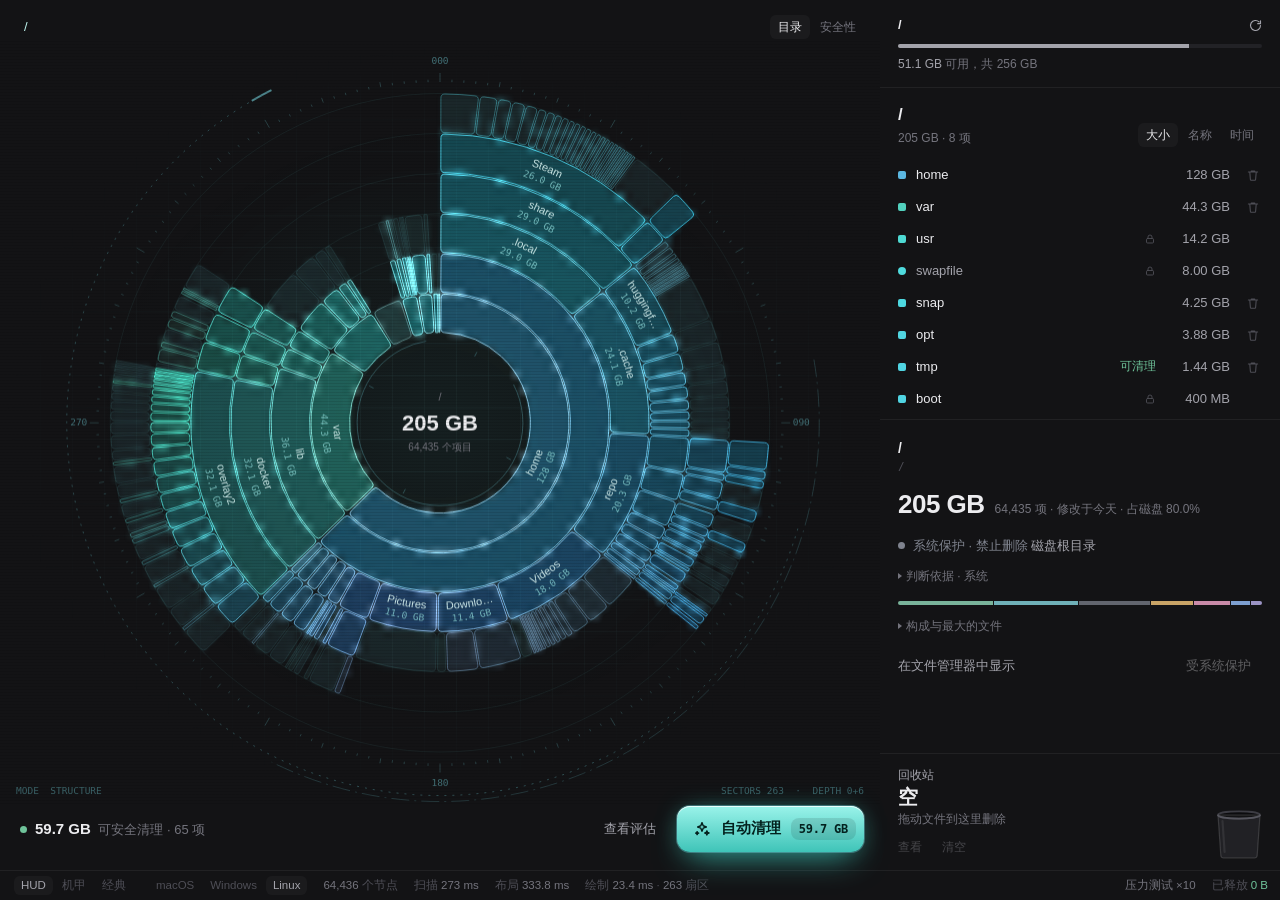
<file: prototype/index.html>
<!doctype html>
<html lang="zh-CN">
<head>
<meta charset="utf-8">
<meta name="viewport" content="width=device-width,initial-scale=1">
<title>Tossy — 磁盘空间分析与清理</title>
<style>
:root{
  --bg:#131315;--bg2:#1a1a1d;--bg3:#222226;--hov:#ffffff09;--sel:#ffffff10;--line:#ffffff0f;
  --text:#ececef;--t2:#a3a3ab;--t3:#74747d;--t4:#4e4e56;
  --safe:#6fc39a;--review:#d4a656;--risky:#de7f86;--prot:#7f838e;
  --mono:ui-monospace,"SF Mono",Menlo,Consolas,monospace;
}
*{box-sizing:border-box}
html,body{margin:0;height:100%;background:var(--bg);color:var(--text);
  font:13px/1.5 -apple-system,BlinkMacSystemFont,"Segoe UI","PingFang SC","Microsoft YaHei","Noto Sans CJK SC",Inter,Roboto,sans-serif;
  overflow:hidden;-webkit-font-smoothing:antialiased}
button{font:inherit;color:inherit}
#app{display:grid;grid-template-rows:minmax(0,1fr) 30px;height:100%}
.num{font-variant-numeric:tabular-nums}

.logo{display:flex;align-items:center;flex:none;color:var(--text);margin-right:4px}
.logo svg{width:18px;height:18px}
/* disk summary (top of right panel) */
.disk{padding:16px 18px 14px;border-bottom:1px solid var(--line)}
.disk .dt{display:flex;align-items:center;gap:8px;margin:-4px -8px 6px 0}
.disk #dVol{flex:1;min-width:0;font-weight:600;white-space:nowrap;overflow:hidden;text-overflow:ellipsis}
.diskbar{height:4px;background:var(--bg3);border-radius:2px;overflow:hidden;display:flex}
.diskbar>div{height:100%;transition:width .8s cubic-bezier(.2,.8,.2,1)}
.diskbar .u{background:var(--t2)}
.diskbar .t{background:var(--review)}
.disktxt{font-size:12px;color:var(--t3);margin-top:7px;white-space:nowrap;overflow:hidden;text-overflow:ellipsis}
.disktxt b{color:var(--t2);font-weight:500}
.sp{flex:1}
.btn{display:inline-flex;align-items:center;justify-content:center;gap:6px;height:30px;border:0;background:none;padding:0 11px;border-radius:7px;cursor:pointer;white-space:nowrap;font-size:13px;color:var(--t2);transition:background .12s,color .12s}
.btn:hover{background:var(--hov);color:var(--text)}
.btn.icon{width:30px;padding:0}
.btn.sm{height:26px;padding:0 9px;font-size:12px}
.btn.solid{background:var(--bg3);color:var(--text)}
.btn.solid:hover{background:#2b2b30}
.btn.primary{background:var(--text);color:var(--bg);font-weight:600}
.btn.primary:hover{background:#fff;color:var(--bg)}
.btn.danger{background:var(--risky);color:#1b0f10;font-weight:600}
.btn.danger:hover{background:#e8949a;color:#1b0f10}
.btn:disabled{opacity:.35;cursor:not-allowed;background:none}
.btn.primary:disabled{background:var(--bg3);color:var(--t3);opacity:1}
.btn svg{width:15px;height:15px;flex:none}
.tabs{display:flex;gap:2px}
.tabs button{border:0;background:none;color:var(--t3);padding:3px 8px;border-radius:6px;cursor:pointer;font-size:12px;white-space:nowrap}
.tabs button:hover{color:var(--t2)}
.tabs button.on{color:var(--text);background:var(--hov)}

/* ---------- main ---------- */
main{display:grid;grid-template-columns:minmax(0,1fr) clamp(250px,33%,400px);min-height:0;min-width:0}
#left{position:relative;display:flex;flex-direction:column;min-width:0;min-height:0}
.ltop{display:flex;align-items:center;gap:10px;padding:14px 16px 0 18px;min-width:0}
.crumbs{overflow:hidden}
.crumbs{display:flex;align-items:center;flex-wrap:wrap;min-width:0;flex:1;font-size:13px}
.crumbs span{padding:3px 6px;border-radius:5px;cursor:pointer;color:var(--t3);white-space:nowrap}
.crumbs span:hover{color:var(--text)}
.crumbs span.cur{color:var(--text);cursor:default}
.crumbs i{color:var(--t4);font-style:normal;padding:0 1px}
#chartwrap{flex:1;position:relative;min-height:0}
#cv{position:absolute;inset:0;width:100%;height:100%;display:block}
.legend{position:absolute;left:20px;top:10px;display:flex;flex-direction:column;gap:3px;font-size:12px;color:var(--t3);pointer-events:none}
.legend div{display:flex;align-items:center;gap:8px}
.legend i{width:6px;height:6px;border-radius:50%;flex:none}
.legend b{color:var(--t2);font-weight:400;margin-left:6px;font-variant-numeric:tabular-nums}
.lbot{display:flex;align-items:center;gap:10px;padding:0 16px 16px 20px;min-width:0}
.lbot .cs{flex:1;min-width:0;white-space:nowrap;overflow:hidden;text-overflow:ellipsis;color:var(--t3)}
.lbot .cs b{color:var(--text);font-weight:600;font-size:15px;font-variant-numeric:tabular-nums;margin-right:4px}
.lbot .cs i{display:inline-block;width:7px;height:7px;border-radius:50%;background:var(--safe);margin-right:8px;transform:translateY(-1px)}
#scan{position:absolute;inset:0;display:none;align-items:center;justify-content:center;flex-direction:column;gap:6px;z-index:5;background:var(--bg)}
#scan.on{display:flex}
#scan .num{font-size:22px;font-weight:500;font-variant-numeric:tabular-nums}
#scan .path{font:11px var(--mono);color:var(--t4);max-width:60%;white-space:nowrap;overflow:hidden;text-overflow:ellipsis}

/* ---------- right ---------- */
#right{display:flex;flex-direction:column;min-height:0}
.lhead{display:flex;align-items:flex-end;gap:10px;padding:14px 18px 8px;min-width:0}
.lhead .t{font-weight:600;font-size:17px;overflow:hidden;text-overflow:ellipsis;white-space:nowrap}
.lhead .c{color:var(--t3);font-size:12px;white-space:nowrap;margin-top:1px}
#list{flex:0 1 auto;overflow:auto;position:relative;min-height:120px}
#spacer{position:relative}
.row{position:absolute;left:8px;right:8px;height:32px;display:flex;align-items:center;gap:10px;padding:0 6px 0 10px;border-radius:6px;cursor:default}
.row:hover,.row.hov{background:var(--hov)}
.row.sel{background:var(--sel)}
.sw{width:8px;height:8px;border-radius:2px;flex:none}
.row .nm{flex:1;min-width:0;white-space:nowrap;overflow:hidden;text-overflow:ellipsis}
.row .nm.dir{color:var(--text)}
.row .nm.file{color:var(--t2)}
.row .fl{font-size:11.5px;flex:none}
.row .fl.safe{color:var(--safe)}
.row .fl svg{width:12px;height:12px;color:var(--t4);display:block}
.row .sz{width:64px;text-align:right;font-variant-numeric:tabular-nums;color:var(--t2);flex:none}
.del{width:26px;height:26px;border-radius:6px;border:0;background:none;color:var(--t4);cursor:pointer;display:flex;align-items:center;justify-content:center;flex:none;transition:color .12s,background .12s}
.row:hover .del,.row.sel .del{color:var(--t2)}
.del:hover{background:#de7f8622;color:var(--risky)!important}
.row{touch-action:none;user-select:none;transition:opacity .15s}
.row.drag{opacity:.35}
.row.in{animation:rowIn .22s cubic-bezier(.2,.8,.2,1) both;animation-delay:var(--d)}
@keyframes rowIn{from{opacity:0;transform:translateX(var(--dx))}}
.fadeIn{animation:fadeIn .22s ease-out}
@keyframes fadeIn{from{opacity:0;transform:translateY(3px)}}
.del.lock{cursor:not-allowed;color:var(--t4)}
.del svg{width:14px;height:14px}
.empty{padding:40px;text-align:center;color:var(--t4)}

#detail{flex:none;max-height:52%;overflow:auto;padding:18px 18px 16px;border-top:1px solid var(--line)}
.dname{font-size:14px;font-weight:600;white-space:nowrap;overflow:hidden;text-overflow:ellipsis}
.dpath{font:11px var(--mono);color:var(--t4);white-space:nowrap;overflow:hidden;text-overflow:ellipsis;margin-top:1px}
.dsize{display:flex;align-items:baseline;gap:10px;margin-top:12px}
.dsize b{font-size:26px;font-weight:600;letter-spacing:-.5px;font-variant-numeric:tabular-nums;white-space:nowrap;flex:none}
.dsize span{color:var(--t3);font-size:12px}
.vline{display:flex;gap:8px;align-items:baseline;margin-top:12px;line-height:1.5}
.vline i{width:7px;height:7px;border-radius:50%;flex:none;transform:translateY(-1px)}
.vline b{font-weight:500;white-space:nowrap}
.vline span{color:var(--t2)}
.comp{display:flex;height:4px;border-radius:2px;overflow:hidden;gap:1px;margin-top:16px}
.comp i{display:block;height:100%}
details{margin-top:10px}
summary{cursor:pointer;color:var(--t3);font-size:12px;list-style:none;display:inline-flex;align-items:center;gap:4px;user-select:none}
summary::-webkit-details-marker{display:none}
summary:before{content:"";width:0;height:0;border-left:4px solid currentColor;border-top:3.5px solid transparent;border-bottom:3.5px solid transparent;transition:transform .15s}
details[open]>summary:before{transform:rotate(90deg)}
summary:hover{color:var(--t2)}
.dl{display:grid;gap:1px;margin-top:8px;font-size:12px}
.dl div{display:flex;align-items:center;gap:8px;padding:3px 6px;border-radius:5px;color:var(--t2);min-width:0}
.dl div[data-t]{cursor:pointer}
.dl div[data-t]:hover{background:var(--hov)}
.dl span{flex:1;min-width:0;overflow:hidden;text-overflow:ellipsis;white-space:nowrap}
.dl b{font-weight:400;color:var(--t3);font-variant-numeric:tabular-nums}
.dl .h{color:var(--t4);font-size:11px;padding:8px 6px 2px}
.why{margin:8px 0 0;padding:0 0 0 15px;color:var(--t3);font-size:12px;display:grid;gap:2px}
.pv{margin-top:8px;border-radius:8px;overflow:hidden;background:#0d0d0f}
.pv pre{margin:0;padding:10px 12px;font:11px/1.6 var(--mono);color:var(--t3);white-space:pre;overflow:hidden;max-height:150px}
.pv .img{height:140px;position:relative}
.pv .img span,.pv .vid span{position:absolute;right:8px;bottom:7px;font-size:11px;color:#fff;background:#0009;padding:1px 6px;border-radius:4px}
.pv .vid{height:140px;position:relative;background:#1c1b22;display:flex;align-items:center;justify-content:center;color:#fff9;font-size:18px}
.pv .film{position:absolute;left:0;right:0;bottom:0;height:20px;display:flex;gap:1px}
.pv .film i{flex:1;opacity:.55}
.dact{display:flex;gap:4px;margin-top:16px;margin-left:-11px}

/* ---------- trash dock ---------- */
#dock{flex:none;margin-top:auto;transition:padding .3s,border-color .3s;border-top:1px solid var(--line);display:flex;align-items:flex-end;gap:12px;padding:12px 14px 10px 18px;min-width:0}
#dock .dk{flex:1;min-width:0;align-self:center}
#dock .dt{color:var(--t2);font-size:12px}
#dock .dsz{font-size:20px;font-weight:600;letter-spacing:-.3px;font-variant-numeric:tabular-nums;line-height:1.3}
#dock .ds{font-size:12px;color:var(--t3);white-space:nowrap;overflow:hidden;text-overflow:ellipsis}
#dock .da{display:flex;gap:2px;margin:6px 0 0 -9px}
#bin{position:relative;width:54px;height:60px;flex:none;cursor:pointer;margin-top:0;transition:width .38s cubic-bezier(.3,1.2,.5,1),height .38s cubic-bezier(.3,1.2,.5,1),margin-top .38s ease}
#bin .bw{position:absolute;right:0;bottom:0;transform-origin:50% 100%}
#bin .bw>*{position:absolute;left:0;top:0;width:100%;height:100%;overflow:visible}
#bin .back{z-index:1}
#pile{z-index:2}
#pile i{position:absolute;border-radius:50%;box-shadow:inset -1.5px -1.5px 0 #00000038,inset 1px 1px 0 #ffffff30}
#pile i.new{animation:settle .24s cubic-bezier(.3,1.6,.5,1)}
@keyframes settle{0%{transform:translateY(-6px) scale(1.1,.85)}60%{transform:translateY(1px) scale(.95,1.06)}}
#bin .front{z-index:62;pointer-events:none}
#bin .lidl{z-index:63;pointer-events:none}
#bin .body,#bin .rim{transition:stroke .2s}
#bin .lid{transition:transform .22s cubic-bezier(.3,1.5,.5,1)}
#bin.open .lid{transform:rotate(-42deg)}
#bin.open .lid2{transform:rotate(42deg)}
#bin.hot .lid{transform:rotate(-58deg)}
#bin.hot .lid2{transform:rotate(58deg)}
#bin.hot .body{stroke:#ffffff55}
#bin.lidless.open .rim{stroke:#7a7a83}
#bin.lidless.hot .bw{transform:scale(1.06)}
#bin.bump .bw{animation:bump .26s cubic-bezier(.3,1.6,.5,1)}
@keyframes bump{40%{transform:translateY(1.5px) scale(1.03,.97)}}
#bin.dump .lid{animation:dumpLid .55s ease}
#bin.dump .lid2{animation:dumpLid2 .55s ease}
@keyframes dumpLid{20%,60%{transform:rotate(-70deg)}}
@keyframes dumpLid2{20%,60%{transform:rotate(70deg)}}
#dock{position:relative;z-index:3}
#right.huge #bin{margin-top:-34px}
#detail{transition:padding-bottom .38s ease}
#right.huge #detail{padding-bottom:40px}
.ball{position:fixed;left:0;top:0;z-index:60;pointer-events:none;border-radius:50%;will-change:transform;box-shadow:inset -2px -2px 0 #00000030,inset 1.5px 1.5px 0 #ffffff35}
.shard{position:fixed;left:0;top:0;z-index:59;pointer-events:none;overflow:visible}
.morph{position:fixed;z-index:59;pointer-events:none;border-radius:6px}
/* ---------- scenes ---------- */
main{transition:grid-template-columns .5s cubic-bezier(.2,.8,.2,1)}
main.wide{grid-template-columns:minmax(0,1fr) clamp(340px,46%,640px)}
#right{position:relative}
#right.off #dock{border-top-color:transparent}
#right.off .disk,#right.off .lhead,#right.off #list,#right.off #detail,#right.off #dock .dk{visibility:hidden}
#right[data-scene="eval"] #bin{opacity:0;pointer-events:none}
#bin{transform-origin:50% 50%;transition:width .38s cubic-bezier(.3,1.2,.5,1),height .38s cubic-bezier(.3,1.2,.5,1),margin-top .38s ease,transform .55s cubic-bezier(.2,.8,.2,1),opacity .2s}
#bin.hero{cursor:default;z-index:4}
#pile i{transition:transform .15s,box-shadow .15s}
#bin.hero #pile i{cursor:pointer}
#pile i.hl{transform:scale(1.35);box-shadow:0 0 0 1px #fff,inset -1.5px -1.5px 0 #00000038;z-index:2}
#chartwrap,.lbot,.ltop .tabs,.legend{transition:opacity .45s ease,transform .55s cubic-bezier(.2,.8,.2,1)}
#left.recede #chartwrap{opacity:.28;transform:scale(.9);cursor:pointer}
#left.recede .lbot,#left.recede .ltop .tabs{opacity:0;pointer-events:none}
.scene{position:absolute;inset:0;z-index:2;display:none;flex-direction:column;min-height:0}
.scene.on{display:flex}
.scene .x{position:absolute;right:12px;top:12px;color:var(--t3)}
.scene .x svg{width:16px;height:16px}
#scTrash{padding:22px 0 var(--hero,180px)}
.tsh{position:relative;padding:0 24px}
.tsh .k{color:var(--t3);font-size:12px}
.tsh .big{font-size:34px;font-weight:600;letter-spacing:-.8px;line-height:1.2;margin-top:2px;font-variant-numeric:tabular-nums}
.tsh .sub{color:var(--t3);font-size:12px;margin-top:2px}
.tsh .x{top:-10px}
.tsb{display:flex;gap:2px;height:4px;border-radius:2px;overflow:hidden;margin:16px 24px 4px;flex:none}
.tsl{flex:1;overflow:auto;padding:6px 12px 10px;min-height:0;-webkit-mask-image:linear-gradient(#000 calc(100% - 28px),transparent)}
.tg{margin-top:12px}
.tg-h{display:flex;align-items:center;gap:8px;padding:4px 12px;font-size:12px;color:var(--t2);font-weight:500}
.tg-h i{width:6px;height:6px;border-radius:50%}
.tg-h em{font-style:normal;color:var(--t4);font-weight:400}
.tg-h span{margin-left:auto;color:var(--t3);font-weight:400;font-variant-numeric:tabular-nums}
.tg-why{padding:0 12px 4px 26px;font-size:11.5px;color:var(--review);opacity:.85}
.tr{display:flex;align-items:center;gap:10px;padding:5px 12px;border-radius:7px}
.tr:hover,.tr.hl{background:var(--hov)}
.tr i{width:7px;height:7px;border-radius:50%;flex:none}
.tr .n{flex:1;min-width:0}
.tr .n div{white-space:nowrap;overflow:hidden;text-overflow:ellipsis}
.tr .n small{display:block;color:var(--t4);font:10.5px var(--mono);white-space:nowrap;overflow:hidden;text-overflow:ellipsis}
.tr b{font-weight:400;color:var(--t2);font-size:12px;font-variant-numeric:tabular-nums}
.tr button{border:0;background:none;border-radius:5px;padding:2px 7px;cursor:pointer;color:var(--t3);font-size:12px;visibility:hidden}
.tr:hover button,.tr.hl button{visibility:visible}
.tr button:hover{color:var(--text);background:var(--hov)}
.tsa{position:absolute;left:18px;right:18px;bottom:26px;display:flex;align-items:flex-end;pointer-events:none}
.tsa .btn{pointer-events:auto}
.sheet.inline{width:auto;max-height:none;height:100%;background:none;border:0;border-radius:0;box-shadow:none;animation:none;position:relative}
.sheet.inline .sh{padding-right:56px}
.sheet.inline .x{top:14px}
/* ---------- status ---------- */
footer{display:flex;align-items:center;gap:16px;padding:0 12px 0 14px;font-size:11.5px;color:var(--t4);font-variant-numeric:tabular-nums;white-space:nowrap;overflow:hidden;border-top:1px solid var(--line)}
footer b{color:var(--t3);font-weight:400}
footer .tabs button{font-size:11.5px;padding:1px 7px;color:var(--t4)}
footer .tabs button.on{color:var(--t2)}
footer a{color:var(--t3);cursor:pointer}
footer a:hover{color:var(--text)}
footer .ok{color:var(--safe)}

/* ---------- fly chip ---------- */
.fly{position:fixed;left:0;top:0;z-index:60;pointer-events:none;display:flex;align-items:center;gap:7px;padding:5px 10px;border-radius:7px;background:var(--bg3);box-shadow:0 8px 20px -6px #000b;white-space:nowrap;font-size:12px;will-change:transform,opacity}
.fly i{width:6px;height:6px;border-radius:50%}
.fly span{max-width:170px;overflow:hidden;text-overflow:ellipsis}
.fly b{color:var(--t3);font-weight:400}

/* ---------- tooltip ---------- */
#tip{position:fixed;z-index:50;pointer-events:none;background:var(--bg3);border-radius:7px;padding:7px 10px;font-size:12px;box-shadow:0 10px 24px -8px #000c;display:none;max-width:300px}
#tip .tn{font-weight:500;word-break:break-all}
#tip .ts{color:var(--t3);margin-top:1px;font-variant-numeric:tabular-nums}

/* ---------- modal ---------- */
.modal{position:fixed;inset:0;background:#0009;z-index:70;display:none;align-items:center;justify-content:center}
.modal.on{display:flex;animation:fade .15s}
@keyframes fade{from{opacity:0}}
.sheet{width:min(760px,94vw);max-height:86vh;background:var(--bg2);border:1px solid var(--line);border-radius:12px;box-shadow:0 30px 80px -20px #000;display:flex;flex-direction:column;overflow:hidden;animation:pop .18s ease-out}
.sheet .sh{padding:22px 24px 0}
.sheet h2{margin:0;font-size:16px;font-weight:600}
.sheet .scope{color:var(--t3);font-size:12px;margin-top:3px}
.ebar{display:flex;flex:none;height:6px;border-radius:3px;overflow:hidden;gap:2px;margin:18px 24px 0}
.ebar i{display:block;height:100%}
.elg{display:flex;flex:none;gap:22px;padding:10px 24px 6px;font-size:12px;color:var(--t3);flex-wrap:wrap}
.elg div{display:flex;align-items:center;gap:7px}
.elg i{width:6px;height:6px;border-radius:50%}
.elg b{color:var(--text);font-weight:500;font-variant-numeric:tabular-nums}
.evl{overflow:auto;flex:1;padding:4px 14px 8px}
.evg{margin:0 10px;font-size:12px;color:var(--t2);display:flex;align-items:center;gap:8px;padding:14px 0 6px;position:sticky;top:0;background:var(--bg2);z-index:1;font-weight:500}
.evg em{font-style:normal;color:var(--t4);font-weight:400}
.evg label{margin-left:auto;cursor:pointer;color:var(--t3);font-weight:400}
.evg label:hover{color:var(--text)}
.evr{display:grid;grid-template-columns:18px 1fr auto;gap:12px;align-items:center;padding:6px 10px;border-radius:6px;cursor:pointer}
.evr:hover{background:var(--hov)}
.evr input{accent-color:var(--text);width:14px;height:14px;margin:0}
.evr .n{min-width:0}
.evr .n div{white-space:nowrap;overflow:hidden;text-overflow:ellipsis}
.evr .n small{display:block;color:var(--t4);font-size:11.5px;white-space:nowrap;overflow:hidden;text-overflow:ellipsis}
.evr b{text-align:right;font-variant-numeric:tabular-nums;font-weight:400;color:var(--t2)}
.sheet .ft{display:flex;align-items:center;gap:6px;padding:14px 18px 14px 24px;border-top:1px solid var(--line)}
.sheet .ft .sum{color:var(--t3)}
.sheet .ft .sum b{color:var(--text);font-weight:500}
.confirm{width:min(420px,92vw)}
.confirm p{padding:8px 24px 18px;margin:0;color:var(--t2)}
.confirm .ft{border-top:0;padding-top:0}

/* ---------- toast ---------- */
#toasts{position:fixed;left:calc(50% - 196px);bottom:92px;transform:translateX(-50%);display:flex;flex-direction:column;gap:6px;align-items:center;z-index:80}
.toast{background:var(--bg3);border-radius:8px;padding:7px 8px 7px 14px;display:flex;gap:6px;align-items:center;box-shadow:0 12px 30px -10px #000;animation:pop .18s ease-out;white-space:nowrap}
.toast span{margin-right:6px}
.toast button{border:0;background:none;border-radius:5px;padding:3px 8px;cursor:pointer;color:var(--text);font-size:12px;font-weight:500}
.toast button:hover{background:var(--hov)}
.toast.out{opacity:0;transform:translateY(4px);transition:.25s}
.freed{position:fixed;z-index:65;pointer-events:none;font-size:20px;font-weight:600;color:var(--safe);white-space:nowrap;font-variant-numeric:tabular-nums}
.shake{animation:shake .35s}
@keyframes shake{20%,60%{transform:translateX(-3px)}40%,80%{transform:translateX(3px)}}
body.static *{animation:none!important;transition:none!important}
/* auto-clean analysis */
.lbot{position:relative}
#anBar{position:absolute;left:20px;right:16px;top:-10px;height:2px;background:var(--safe);opacity:.55;border-radius:1px;transform:scaleX(0);transform-origin:0 50%}
#left.busy #bEval{visibility:hidden}
#left.busy #bFree{background:var(--bg3);color:var(--text);font-weight:500}
.lbot .cs .ph{color:var(--t2);margin-right:10px}
.lbot .cs .hz{color:var(--review)}
.spin{display:inline-block;width:10px;height:10px;border-radius:50%;border:1.5px solid var(--t4);border-top-color:var(--safe);margin-right:9px;vertical-align:-1px;animation:spin .7s linear infinite}
@keyframes spin{to{transform:rotate(360deg)}}
/* back / up affordances */
.up{display:inline-flex;align-items:center;gap:2px;height:26px;padding:0 9px 0 4px;border:0;border-radius:7px;background:var(--bg3);color:var(--t2);cursor:pointer;font-size:12.5px;white-space:nowrap;max-width:150px;flex:none;transition:background .12s,color .12s}
.up:hover{background:#2b2b30;color:var(--text)}
.up svg{width:16px;height:16px;flex:none}
.up span{overflow:hidden;text-overflow:ellipsis}
.up[hidden]{display:none}
.up.in{animation:upIn .22s cubic-bezier(.2,.8,.2,1)}
@keyframes upIn{from{opacity:0;transform:translateX(-6px)}}
.lhead .lup{width:24px;height:24px;margin:0 -2px 3px -6px;padding:0;border:0;border-radius:6px;background:none;color:var(--t3);cursor:pointer;display:flex;align-items:center;justify-content:center;flex:none}
.lhead .lup:hover{background:var(--hov);color:var(--text)}
.lhead .lup svg{width:16px;height:16px}
.lhead .lup[hidden]{display:none}
/* habit learning */
.hb{display:inline-block;margin-left:6px;padding:0 5px;border-radius:4px;font-size:10.5px;color:var(--review);background:#d4a6561a;vertical-align:1px}
.hline{margin:6px 0 0 15px;font-size:12px;color:var(--t3)}
.hline b{color:var(--review);font-weight:500}
.confirm .src{display:grid;gap:4px;margin-top:12px;font-size:12.5px}
.confirm .src div{display:flex;align-items:center;gap:8px;color:var(--t3)}
.confirm .src i{width:6px;height:6px;border-radius:50%}
.confirm .src b{color:var(--text);font-weight:500}
.confirm .src span{margin-left:auto;font-variant-numeric:tabular-nums}
.confirm .hx{margin-top:12px;padding:10px 12px;border-radius:8px;background:#d4a6560d;display:grid;gap:6px}
.confirm .hxr b{display:block;color:var(--review);font-weight:500;font-size:12.5px}
.confirm .hxr span{font-size:12px;color:var(--t3)}
.confirm .hx .btn{justify-self:start;margin-left:-9px}
.evr .n small .hz{color:var(--review)}
/* ---------- r7: message-pop confirm (grows out of the panel's top-left corner) ---------- */
.ask{position:absolute;left:14px;top:14px;z-index:30;width:min(372px,calc(100% - 28px));background:#252529;border-radius:4px 16px 16px 16px;
  box-shadow:0 1px 0 #ffffff0d inset,0 24px 60px -18px #000,0 6px 18px -8px #0008;padding:16px 16px 12px 16px;transform-origin:0 0;display:none}
.ask.on{display:block}
.ask .ah{display:flex;gap:12px;align-items:flex-start}
.ask .av{width:30px;height:30px;border-radius:50%;flex:none;display:flex;align-items:center;justify-content:center;background:#de7f861c;color:var(--risky)}
.ask .av.n{background:#ffffff0f;color:var(--t2)}
.ask .av svg{width:16px;height:16px}
.ask h3{margin:5px 0 0;font-size:14px;font-weight:600;letter-spacing:-.1px}
.ask .ab{margin:6px 0 0 42px;color:var(--t2);font-size:12.5px;line-height:1.6}
.ask .ab .src{display:grid;gap:5px;margin-top:12px}
.ask .ab .src div{display:flex;align-items:center;gap:8px;color:var(--t3)}
.ask .ab .src i{width:6px;height:6px;border-radius:50%;flex:none}
.ask .ab .src b{color:var(--text);font-weight:500}
.ask .ab .src span{margin-left:auto;font-variant-numeric:tabular-nums}
.ask .ab .sbar{display:flex;gap:2px;height:3px;border-radius:2px;overflow:hidden;margin-top:12px}
.ask .ab .hx{margin-top:12px;padding:10px 12px;border-radius:10px;background:#d4a65610;display:grid;gap:6px}
.ask .ab .hxr b{display:block;color:var(--review);font-weight:500}
.ask .ab .hxr span{font-size:12px;color:var(--t3)}
.ask .ab .hx .btn{justify-self:start;margin-left:-9px;color:var(--review)}
.ask .af{display:flex;justify-content:flex-end;gap:4px;margin-top:14px}
#right>*:not(.ask):not(#dock),#right #dock .dk{transition:opacity .25s,filter .25s}
#right.asking>*:not(.ask):not(#dock),#right.asking #dock .dk{opacity:.18;filter:blur(1.5px);pointer-events:none}
/* ---------- r7: trash view of the sunburst ---------- */
.tvt{position:absolute;left:24px;top:14px;display:flex;align-items:baseline;gap:10px;opacity:0;pointer-events:none;transition:opacity .3s;white-space:nowrap}
.tvt b{font-weight:600;font-size:13px}
.tvt span{color:var(--t3);font-size:12px}
#left.tv .tvt{opacity:1}
#left.tv .crumbs,#left.tv #bUp,#left.tv .ltop .tabs,#left.tv .lbot,#left.tv .legend{opacity:0;pointer-events:none}
.ltop{position:relative}
.crumbs,#bUp{transition:opacity .3s}
#tvLg{position:absolute;left:20px;bottom:36px;display:grid;gap:3px;font-size:12px;color:var(--t3);pointer-events:none;opacity:0;transition:opacity .3s}
#left.tv #tvLg{opacity:1}
#tvLg div{display:flex;align-items:center;gap:8px}
#tvLg i{width:6px;height:6px;border-radius:2px;flex:none}
#tvLg b{color:var(--t2);font-weight:400;margin-left:8px;font-variant-numeric:tabular-nums}
/* ---------- r7: polish ---------- */
.tsh .big small{font-size:18px;font-weight:500;color:var(--t2);margin-left:4px;letter-spacing:0}
.tsh .big{font-weight:650}
#scTrash::before{content:"";position:absolute;left:0;right:0;bottom:0;height:var(--hero,180px);pointer-events:none;
  background:radial-gradient(60% 70% at 50% 100%,#ffffff0a,transparent 70%)}
#bin::after{content:"";position:absolute;left:8%;right:8%;bottom:-5px;height:9px;border-radius:50%;background:radial-gradient(closest-side,#000c,transparent);opacity:0;transition:opacity .4s;z-index:0;pointer-events:none}
#bin.hero::after{opacity:1}
.btn.soft-danger{color:var(--risky);background:#de7f8614;font-weight:500}
.btn.soft-danger:hover{background:#de7f8626;color:#f0a0a6}
.tsh .bs{position:absolute;right:52px;top:-6px}
.tg-h{letter-spacing:.1px}
.tr{padding:6px 12px}
.tr i{width:6px;height:6px}
.tsb{height:3px;margin-top:18px}
/* ---------- r7: bin drawing styles ---------- */
#bin.s-line svg *{fill:none!important;stroke:#c9c9d1!important;stroke-width:1.15px!important}
#bin.s-line .back *{stroke:#ffffff1c!important}
#bin.s-line .front path:not(.body):not(.rim),#bin.s-line .front rect:not([height="5"]):not([height="5.5"]){stroke:#ffffff30!important}
#bin.s-line #pile i{background:none!important;box-shadow:inset 0 0 0 1.25px currentColor}
#bin.s-line #pile i.hl{background:currentColor!important}
#bin.s-clay .back path:first-child{fill:var(--cl3)!important}
#bin.s-clay .back ellipse{fill:var(--cl3)!important;stroke:var(--cl1)!important}
#bin.s-clay .front .body{fill:url(#clB)!important;fill-opacity:.6;stroke:#ffffff26!important;stroke-width:.8px!important}
#bin.s-clay .front path:not(.body):not(.rim){stroke:#0000002a!important}
#bin.s-clay .front .rim{stroke:var(--cl1)!important}
#bin.s-clay .front rect,#bin.s-clay .lidl rect{fill:url(#clL)!important;stroke:none!important}
#bin.s-clay .lidl path{stroke:var(--cl1)!important}
#bin.s-clay .front rect[height="9"]{fill:#00000055!important;stroke:#ffffff14!important}
#bin.s-clay circle{fill:#232328!important;stroke:#ffffff14!important}
#bin.s-clay circle[r="3"]{fill:var(--cl1)!important}
#bin.s-clay #pile i{box-shadow:inset -2px -2.5px 3px #0006,inset 1.5px 1.5px 2px #ffffff70}
/* ---------- r8: HUD theme (holographic linework, overlay instruments) ---------- */
#hud{position:absolute;inset:0;width:100%;height:100%;pointer-events:none;z-index:1}
#chartwrap::before,#chartwrap::after{content:"";position:absolute;inset:0;pointer-events:none;opacity:0;transition:opacity .4s}
body.hud #chartwrap::before{opacity:1;background:
  radial-gradient(closest-side at 50% 50%,#3fd2c412,transparent 78%),
  linear-gradient(#7fe7f20a 1px,transparent 1px) 50% 50%/32px 32px,
  linear-gradient(90deg,#7fe7f20a 1px,transparent 1px) 50% 50%/32px 32px;
  -webkit-mask-image:radial-gradient(closest-side,#000 55%,transparent 100%);mask-image:radial-gradient(closest-side,#000 55%,transparent 100%)}
body.hud #chartwrap::after{opacity:.55;z-index:2;background:repeating-linear-gradient(0deg,transparent 0 2px,#0000002e 2px 3px)}
body.hud #tip{display:none!important}
body.hud .crumbs span.cur{color:#bff5ee}
/* ---------- r8: auto-clean, the left panel's one big action ---------- */
#bFree.big{height:46px;padding:0 8px 0 16px;border-radius:13px;font-size:14.5px;font-weight:600;gap:10px;position:relative;overflow:hidden;isolation:isolate;
  background:linear-gradient(180deg,#f6f6f8,#dcdce1);color:#111114;box-shadow:0 1px 0 #ffffffb0 inset,0 12px 28px -12px #6fc39a99,0 2px 6px -2px #0008;transition:transform .15s,box-shadow .2s,background .3s,color .3s}
#bFree.big:hover{transform:translateY(-1px);box-shadow:0 1px 0 #fff inset,0 16px 34px -12px #6fc39acc,0 2px 6px -2px #0008}
#bFree.big:active{transform:translateY(1px) scale(.985)}
body.hud #bFree.big{background:linear-gradient(180deg,#9af3ea,#3fc4b8);color:#03211e;box-shadow:0 1px 0 #e6fffc inset,0 0 0 1px #7fe7f255,0 14px 34px -12px #3fd2c4cc,0 0 26px -8px #3fd2c4aa}
#bFree.big svg{width:18px;height:18px;flex:none}
#bFree .bsz{font:600 12px var(--mono);padding:4px 8px;border-radius:8px;background:#0000001c;letter-spacing:-.2px;font-variant-numeric:tabular-nums}
#bFree .bsz:empty{display:none}
#bFree.big::after{content:"";position:absolute;inset:0;z-index:-1;background:linear-gradient(105deg,transparent 35%,#ffffffa0 50%,transparent 65%);transform:translateX(-120%)}
#bFree.big:hover::after{transition:transform .7s ease;transform:translateX(120%)}
#bFree .bfill{position:absolute;inset:0;z-index:-1;transform-origin:0 50%;transform:scaleX(var(--p,0));background:linear-gradient(90deg,#3fd2c430,#3fd2c4a0);transition:transform .12s linear}
#left.busy #bFree.big{background:#10201f;color:#c9faf4;box-shadow:0 0 0 1px #3fd2c455 inset,0 0 30px -10px #3fd2c4aa}
#left.busy #bFree.big::before{content:"";position:absolute;inset:0;z-index:-1;background:repeating-linear-gradient(115deg,transparent 0 10px,#3fd2c40f 10px 20px);animation:stripes .8s linear infinite}
@keyframes stripes{to{background-position:22px 0}}
body.hud #bFree.big:disabled,#bFree.big:disabled{background:var(--bg3);color:var(--t3);box-shadow:none;transform:none}
#bFree.big:disabled::after{display:none}
.lbot{padding-bottom:18px}
/* ---------- r9: MECH theme — light armour plates, cobalt / signal red / caution yellow, chamfered cuts ---------- */
body.mech{--bg:#e4e7eb;--bg2:#f1f3f5;--bg3:#d6dae0;--hov:#16224012;--sel:#1f4fa81f;--line:#16224021;
  --text:#141a26;--t2:#444e62;--t3:#737c8f;--t4:#9ea6b4;--safe:#1d8a58;--review:#c08400;--risky:#d7262e;--prot:#6b7385;
  --mb:#1f4fa8;--mr:#d7262e;--my:#f2b705;--cut:polygon(9px 0,100% 0,100% calc(100% - 9px),calc(100% - 9px) 100%,0 100%,0 9px)}
body.mech #tip{display:none!important}
body.mech #right{background:var(--bg2);border-left:1px solid var(--line);box-shadow:-1px 0 0 #fff inset}
body.mech #right::before{content:"";position:absolute;left:0;right:0;top:0;height:3px;z-index:4;pointer-events:none;
  background:linear-gradient(90deg,var(--mb) 0 58%,transparent 58% 60%,var(--mr) 60% 74%,transparent 74% 76%,var(--my) 76% 86%,transparent 86%)}
body.mech #chartwrap::before{opacity:1;background:
  linear-gradient(#16224010 1px,transparent 1px) 50% 50%/120px 120px,
  linear-gradient(90deg,#16224010 1px,transparent 1px) 50% 50%/120px 120px,
  linear-gradient(#16224008 1px,transparent 1px) 50% 50%/24px 24px,
  linear-gradient(90deg,#16224008 1px,transparent 1px) 50% 50%/24px 24px;
  -webkit-mask-image:radial-gradient(closest-side,#000 60%,transparent 100%);mask-image:radial-gradient(closest-side,#000 60%,transparent 100%)}
body.mech .crumbs span.cur{color:var(--text);font-weight:600}
body.mech .tabs button.on{background:#fff;color:var(--text);box-shadow:0 0 0 1px var(--line),0 1px 0 #16224018}
body.mech footer{background:var(--bg3);border-top:1px solid var(--line)}
body.mech footer .tabs button.on{background:var(--text);color:#fff;box-shadow:none}
body.mech .btn.solid:hover,body.mech .up:hover{background:#c9ced6}
body.mech .btn.primary{background:var(--mb);color:#fff;clip-path:var(--cut);border-radius:0}
body.mech .btn.primary:hover{background:#2a5fc4;color:#fff}
body.mech .btn.danger,body.mech .btn.danger:hover{background:var(--mr);color:#fff;clip-path:var(--cut);border-radius:0}
body.mech .btn.primary:disabled{background:var(--bg3);color:var(--t3)}
body.mech .ask{background:#fff;border-radius:0;clip-path:polygon(0 0,100% 0,100% calc(100% - 14px),calc(100% - 14px) 100%,0 100%);
  box-shadow:none;outline:1px solid var(--line);border-top:3px solid var(--mr)}
body.mech .ask .av.n{background:var(--bg3)}
body.mech .toast,body.mech .fly{background:#fff;box-shadow:0 0 0 1px var(--line),0 12px 28px -14px #16224066;border-radius:0;clip-path:var(--cut)}
body.mech .sheet{box-shadow:0 30px 70px -30px #16224066}
body.mech #bin.hot .body{stroke:#16224066}
body.mech #bin.s-line svg *{stroke:#3a4356!important}
body.mech #bin.s-line .back *{stroke:#16224030!important}
body.mech #bin.s-line .front path:not(.body):not(.rim),body.mech #bin.s-line .front rect:not([height="5"]):not([height="5.5"]){stroke:#16224055!important}
body.mech #bin.s-clay circle{fill:#3a4356!important}
body.mech ::-webkit-scrollbar-thumb{background:#16224024;background-clip:padding-box}
/* the big action: cobalt plate, caution-yellow edge, chamfered */
body.mech #bFree.big{border-radius:0;clip-path:var(--cut);color:#fff;
  background:linear-gradient(90deg,var(--my) 0 5px,#141a26 5px 7px,transparent 7px),linear-gradient(180deg,#2d63c8,#1b4499);
  box-shadow:0 1px 0 #ffffff40 inset}
body.mech #bFree.big:hover{box-shadow:0 1px 0 #ffffff60 inset;filter:brightness(1.06)}
body.mech #bFree .bsz{background:#ffffff26;border-radius:0}
body.mech #bFree .bfill{background:linear-gradient(90deg,#f2b70530,#f2b705a0)}
body.mech #left.busy #bFree.big{background:#141a26;color:#fff;box-shadow:none}
body.mech #left.busy #bFree.big::before{background:repeating-linear-gradient(115deg,transparent 0 10px,#f2b7051f 10px 20px)}
body.mech #bFree.big:disabled{background:var(--bg3);color:var(--t3);filter:none}
::-webkit-scrollbar{width:8px;height:8px}::-webkit-scrollbar-thumb{background:#ffffff14;border-radius:4px;border:2px solid transparent;background-clip:padding-box}::-webkit-scrollbar-thumb:hover{background-color:#ffffff22}::-webkit-scrollbar-track{background:transparent}
</style>
</head>
<body>
<div id="app">
  <main>
    <section id="left">
      <div class="ltop">
        <button class="up" id="bUp" hidden title="返回上级（Esc）"><svg viewBox="0 0 24 24" fill="none" stroke="currentColor" stroke-width="2" stroke-linecap="round" stroke-linejoin="round"><path d="M14.5 6l-6 6 6 6"/></svg><span id="bUpTxt"></span></button><div class="crumbs" id="crumbs"></div>
        <div class="tvt" id="tvT"></div>
        <div class="tabs" id="cmode"><button data-m="cat" class="on">目录</button><button data-m="safety">安全性</button></div>
      </div>
      <div id="chartwrap">
        <canvas id="cv"></canvas>
        <canvas id="hud"></canvas>
        <div class="legend" id="legend"></div>
        <div id="tvLg"></div>
        <div id="scan"><div class="num" id="scanNum">0</div><div class="path" id="scanPath"></div><div style="display:none"><div id="scanBar"></div></div></div>
      </div>
      <div class="lbot"><div id="anBar"></div>
        <div class="cs" id="cleanSum"></div>
        <button class="btn" id="bEval">查看评估</button>
        <button class="btn primary big" id="bFree"><span class="bfill"></span><svg viewBox="0 0 24 24" fill="none" stroke="currentColor" stroke-width="1.9" stroke-linecap="round" stroke-linejoin="round"><path d="M12 3.5l1.6 4.2 4.2 1.6-4.2 1.6L12 15.1l-1.6-4.2-4.2-1.6 4.2-1.6z"/><path d="M18.5 14.5l.8 2 2 .8-2 .8-.8 2-.8-2-2-.8 2-.8z"/><path d="M5.5 15.5l.6 1.4 1.4.6-1.4.6-.6 1.4-.6-1.4-1.4-.6 1.4-.6z"/></svg><span id="bFreeTxt">自动清理</span><span class="bsz" id="bFreeSz"></span></button>
      </div>
    </section>
    <aside id="right">
      <div class="disk">
        <div class="dt"><span id="dVol"></span>
          <button class="btn icon sm" id="bRescan" title="重新扫描"><svg viewBox="0 0 24 24" fill="none" stroke="currentColor" stroke-width="1.8" stroke-linecap="round"><path d="M20 12a8 8 0 1 1-2.3-5.7M20 4.5V9h-4.5"/></svg></button></div>
        <div class="diskbar"><div class="u" id="dbU"></div><div class="t" id="dbT"></div></div>
        <div class="disktxt" id="dTxt"></div>
      </div>
      <div class="lhead">
        <button class="lup" id="lUp" hidden title="返回上级（Esc）"><svg viewBox="0 0 24 24" fill="none" stroke="currentColor" stroke-width="2" stroke-linecap="round" stroke-linejoin="round"><path d="M9 14L4 9l5-5"/><path d="M4 9h10.5a5.5 5.5 0 0 1 0 11H11"/></svg></button><div style="min-width:0;flex:1"><div class="t" id="lTitle"></div><div class="c" id="lCount"></div></div>
        <div class="tabs" id="lsort"><button data-s="size" class="on">大小</button><button data-s="name">名称</button><button data-s="age">时间</button></div>
      </div>
      <div id="list"><div id="spacer"></div></div>
      <div id="detail"></div>
      <div class="scene" id="scTrash"></div>
      <div class="scene" id="scEval"><div class="sheet inline" id="scEvalIn"></div></div>
      <div class="ask" id="ask" role="alertdialog"></div>
      <div id="dock">
        <div class="dk">
          <div class="dt" id="dkTitle">废纸篓</div>
          <div class="dsz" id="dkSize">0 B</div>
          <div class="ds" id="tSz"></div>
          <div class="da"><button class="btn sm" id="dkView">查看</button><button class="btn sm" id="dkEmpty" disabled>清空</button></div>
        </div>
        <div id="bin"></div>
      </div>
    </aside>
  </main>

  <footer>
    <div class="tabs" id="theme"><button data-t="hud">HUD</button><button data-t="mech">机甲</button><button data-t="classic">经典</button></div>
    <div class="tabs" id="plat"><button data-p="mac">macOS</button><button data-p="win">Windows</button><button data-p="linux">Linux</button></div>
    <span><b id="sNodes">0</b> 个节点</span>
    <span>扫描 <b id="sScan">-</b></span>
    <span>布局 <b id="sLayout">-</b></span>
    <span>绘制 <b id="sDraw">-</b> · <b id="sArcs">-</b> 扇区</span>
    <span class="sp"></span>
    <a id="stress">压力测试 ×10</a>
    <span>已释放 <b class="ok" id="sFreed">0 B</b></span>
  </footer>
</div>


<div id="tip"></div>
<div id="toasts"></div>
<script>
'use strict';
/* =========================================================================
   Utilities
   ========================================================================= */
const $ = s => document.querySelector(s);
const KB = 1024, MB = KB * 1024, GB = MB * 1024;
const TAU = Math.PI * 2, A0 = -Math.PI / 2;
const NOW = Date.now();
const esc = s => String(s).replace(/[&<>"]/g, c => ({'&':'&amp;','<':'&lt;','>':'&gt;','"':'&quot;'}[c]));
function fmt(b) {
  if (b < KB) return Math.round(b) + ' B';
  const u = ['KB','MB','GB','TB']; let i = -1;
  do { b /= 1024; i++; } while (b >= 1000 && i < 3);
  return (b >= 100 ? b.toFixed(0) : b >= 10 ? b.toFixed(1) : b.toFixed(2)) + ' ' + u[i];
}
const num = n => n.toLocaleString('en-US');
const ease = t => t < .5 ? 4*t*t*t : 1 - Math.pow(-2*t + 2, 3) / 2;
const easeOut = t => 1 - Math.pow(1 - t, 3);
const lerp = (a, b, t) => a + (b - a) * t;
function ageStr(d) { if (d < 1) return '今天'; if (d < 30) return d + ' 天前'; if (d < 365) return Math.round(d/30) + ' 个月前'; return (d/365).toFixed(1) + ' 年前'; }
function dateStr(d) { return new Date(NOW - d * 864e5).toISOString().slice(0, 10); }
function mulberry32(a){return function(){a|=0;a=a+0x6D2B79F5|0;let t=Math.imul(a^a>>>15,1|a);t=t+Math.imul(t^t>>>7,61|t)^t;return((t^t>>>14)>>>0)/4294967296}}
let R = mulberry32(1);
const pick = a => a[(R() * a.length) | 0];
const ri = (a, b) => a + ((R() * (b - a + 1)) | 0);
const HEX = '0123456789abcdef';
const hex = n => { let s = ''; for (let i = 0; i < n; i++) s += HEX[(R() * 16) | 0]; return s; };
const uuid = () => (hex(8)+'-'+hex(4)+'-'+hex(4)+'-'+hex(4)+'-'+hex(12)).toUpperCase();
const bySize = (a, b) => b.size - a.size;

/* =========================================================================
   Synthetic filesystem (in the real app this comes from the Go scanner)
   ========================================================================= */
let UID = 0;
function F(name, size, age) {
  return {id: UID++, name, size: Math.max(1, Math.round(size)), age: age == null ? (R()*R()*900)|0 : age,
          children: null, parent: null, depth: 0, cnt: 1, x0: 0, x1: 0, ox0: 0, ox1: 0};
}
function D(name, ...kids) {
  return {id: UID++, name, size: 0, age: 0, children: kids.flat(Infinity).filter(Boolean),
          parent: null, depth: 0, cnt: 1, x0: 0, x1: 0, ox0: 0, ox1: 0};
}
function spread(total, count, namer, ageFn) {
  const w = new Array(count); let s = 0;
  for (let i = 0; i < count; i++) { const x = Math.exp(R() * R() * 7); w[i] = x; s += x; }
  const out = new Array(count);
  for (let i = 0; i < count; i++) out[i] = F(namer(i), total * w[i] / s, ageFn ? ageFn(i) : undefined);
  return out;
}
const WORDS = ['index','core','main','utils','render','vendor','chunk','worker','theme','assets','model','store','api','hooks','layout','config','schema','router','parser','client','server','types','events','stream','cache','sync','auth','image','table','graph'];
const nm = exts => i => `${WORDS[i % WORDS.length]}${i >= WORDS.length ? '-' + ((i / WORDS.length) | 0) : ''}.${pick(exts)}`;
const PKG_BASE = ['react','react-dom','lodash','webpack','babel-core','typescript','eslint','postcss','tailwindcss','vite','esbuild','rollup','jest','vitest','chalk','commander','yargs','axios','express','koa','debug','semver','glob','minimatch','rxjs','zod','dayjs','moment','uuid','ws','socket.io','prettier','terser','acorn','core-js','regenerator','tslib','next','vue','svelte','three','d3','echarts','sharp','sass','less','graphql','apollo','prisma','mongoose','redis','pg','mysql2','dotenv','cross-env','nodemon','husky','lint-staged','fs-extra'];
const PKG_SUF = ['','-core','-utils','-plugin','-loader','-parser','-compat','-cli','-types','-config','-runtime'];
function pkgNames(n) {
  const out = [], B = PKG_BASE.length, S = PKG_SUF.length;
  for (let j = 0; j < n; j++) out.push(PKG_BASE[j % B] + PKG_SUF[((j / B) | 0) % S] + (j >= B * S ? '-' + ((j / (B * S)) | 0) : ''));
  return out;
}
function pkg(name) {
  const k = [F('package.json', ri(1, 6) * KB), F('README.md', ri(2, 40) * KB), F('LICENSE', 1100)];
  k.push(D(R() < .5 ? 'dist' : 'lib', spread(ri(30, 3000) * KB * (R() < .08 ? 10 : 1), ri(2, 18), nm(['js','mjs','cjs','d.ts','map']))));
  if (R() < .3) k.push(D('src', spread(ri(20, 800) * KB, ri(2, 10), nm(['ts','js']))));
  return D(name, k);
}
function nodeModules(n) {
  return D('node_modules', D('.bin', spread(200 * KB, ri(10, 40), i => `bin-${i}`)),
    pkgNames(n).map(pkg), D('@types', ['node','react','lodash','jest','express'].map(pkg)));
}
function project(name, kind) {
  const ext = {rust: ['rs'], go: ['go'], swift: ['swift']}[kind] || ['ts','tsx','css','json'];
  const k = [
    D('src', spread(ri(2, 40) * MB, ri(40, 300), nm(ext))),
    D('.git', D('objects', D('pack', spread(ri(50, 1500) * MB, ri(2, 8), () => `pack-${hex(40)}.pack`))), F('index', ri(100, 900) * KB)),
    F('README.md', ri(2, 20) * KB)];
  if (kind === 'js') {
    k.push(nodeModules(ri(300, 800)), F('package.json', 3 * KB), F('package-lock.json', ri(200, 900) * KB));
    if (R() < .7) k.push(D(pick(['dist','build','.next']), spread(ri(20, 900) * MB, ri(30, 200), nm(['js','css','map','html']))));
  }
  if (kind === 'rust') k.push(D('target',
      D('debug', D('deps', spread(ri(2, 9) * GB, ri(400, 1200), () => `lib${pick(WORDS)}-${hex(16)}.rlib`)),
                 D('build', spread(ri(200, 800) * MB, ri(50, 200), () => `${pick(WORDS)}-${hex(16)}`)),
                 D('incremental', spread(ri(500, 2000) * MB, ri(100, 300), () => `s-${hex(10)}.bin`))),
      D('release', spread(ri(1, 3) * GB, ri(100, 300), () => `lib${pick(WORDS)}-${hex(16)}.rlib`))),
    F('Cargo.toml', 2 * KB), F('Cargo.lock', 80 * KB));
  if (kind === 'go') k.push(F('go.mod', 2 * KB), F('go.sum', 60 * KB), D('bin', F(name, ri(15, 60) * MB)));
  if (kind === 'swift') k.push(D('build', spread(ri(300, 900) * MB, ri(40, 120), nm(['o','swiftmodule','a']))));
  return D(name, k);
}
function repoDir(scale) {
  const js = ['web-console','design-system','ml-dashboard','landing','admin-portal'];
  const ps = [project('tossy','go'), project('rust-engine','rust'), project('mobile-app','swift'), project('cli-tools','go')];
  for (let s = 0; s < scale; s++) for (const j of js) ps.push(project(s ? `${j}-${s}` : j, 'js'));
  return D('repo', ps);
}
const docsDir = name => D(name, D('Work', spread(ri(1, 4) * GB, ri(80, 200), nm(['pdf','docx','xlsx','pptx','key','md']))),
  D('Papers', spread(ri(300, 900) * MB, ri(40, 120), nm(['pdf']))), spread(ri(200, 900) * MB, ri(30, 80), nm(['pdf','txt','md','pages','zip'])));
const camera = (n, total) => spread(total, n, i => `IMG_${1000 + i}.${R() < .12 ? 'mov' : pick(['heic','jpg'])}`);
const videosDir = name => D(name, spread(ri(18, 45) * GB, ri(15, 40), i => `${pick(['Trip','Meetup','Screen Recording','Family','Talk','Demo','Wedding'])} ${2018 + ri(0, 7)}-${i}.${pick(['mov','mp4','mkv'])}`, () => ri(60, 1600)));
const installers = list => list.map(([n, s]) => F(n, s, ri(2, 520)));
const app = (name, size) => D(name, D('Contents', D('MacOS', F(name.replace('.app', ''), size * .08)),
  D('Frameworks', spread(size * .6, ri(10, 60), nm(['framework','dylib']))), D('Resources', spread(size * .32, ri(20, 120), nm(['png','car','nib','strings','lproj'])))));
const winApp = (name, size) => D(name, spread(size, ri(20, 160), nm(['dll','exe','pak','dat','json'])));

function buildMac(scale) {
  const cacheApps = ['com.apple.Safari','com.spotify.client','Google','com.microsoft.VSCode.ShipIt','Homebrew','com.tinyspeck.slackmacgap','com.figma.Desktop','JetBrains','pip','Yarn','ms-playwright','com.openai.chat','node-gyp','go-build','CloudKit'];
  const big = {JetBrains: 3, Yarn: 3, 'go-build': 3, Homebrew: 2, 'ms-playwright': 2};
  const home = D('me',
    D('Library',
      D('Caches', cacheApps.map(a => D(a, spread(ri(80, 2600) * MB * (big[a] || 1), ri(30, 400), () => hex(12))))),
      D('Developer',
        D('Xcode',
          D('DerivedData', ['Tossy','Runner','Pods','MyGoApp','Widgets','Playground'].map(p => D(`${p}-${hex(28)}`,
            D('Build', D('Intermediates.noindex', spread(ri(1, 5) * GB, ri(100, 500), nm(['o','d','dia','swiftmodule']))),
                       D('Products', spread(ri(200, 1500) * MB, ri(5, 30), nm(['app','dSYM','framework'])))),
            D('Index.noindex', spread(ri(300, 1500) * MB, ri(50, 200), () => `${hex(8)}.unit`)),
            D('Logs', spread(ri(10, 200) * MB, ri(5, 40), () => `${hex(8)}.xcactivitylog`))))),
          D('iOS DeviceSupport', ['17.5.1 (21F90)','17.6 (21G80)','18.0 (22A3354)','18.1 (22B83)','18.2 (22C152)'].map(v =>
            D(`iPhone15,2 ${v}`, D('Symbols', spread(ri(2, 5) * GB, ri(30, 120), nm(['dylib','dyld'])))))),
          D('Archives', spread(ri(2, 6) * GB, ri(5, 15), i => `Tossy ${i + 1}.xcarchive`))),
        D('CoreSimulator', D('Devices', Array.from({length: 8}, () => D(uuid(), D('data', spread(ri(500, 4500) * MB, ri(40, 200), nm(['db','plist','sqlite','png'])))))),
          D('Caches', spread(ri(1, 4) * GB, ri(20, 80), () => hex(10))))),
      D('Application Support', ['Slack','Code','Google','Steam','Figma','Spotify','discord','Claude'].map(a => D(a, spread(ri(100, 6000) * MB, ri(20, 200), nm(['db','json','ldb','log','bin']))))),
      D('Containers', D('com.docker.docker', D('Data', D('vms', D('0', D('data', F('Docker.raw', ri(35, 64) * GB, 2))))))),
      D('Logs', ['DiagnosticReports','CoreSimulator','JetBrains','Homebrew'].map(a => D(a, spread(ri(50, 900) * MB, ri(20, 200), i => `${a}-${i}.log`)))),
      D('Mail', D('V10', spread(ri(2, 8) * GB, ri(200, 600), () => `${hex(8)}.emlx`))),
      D('Messages', D('Attachments', spread(ri(3, 9) * GB, ri(200, 500), nm(['heic','jpg','mov','pdf']))))),
    D('Downloads', installers([['Xcode_16.1.xip', 7.2*GB],['Docker.dmg', 620*MB],['ubuntu-24.04-desktop-amd64.iso', 5.8*GB],['GoogleChrome.dmg', 230*MB],['Figma.dmg', 190*MB],['zoomusInstallerFull.pkg', 110*MB],['go1.23.3.darwin-arm64.pkg', 70*MB],['node-v22.11.0.pkg', 90*MB],['OBS-Studio-30.2.dmg', 380*MB],['android-studio-2024.2-mac_arm.dmg', 1.3*GB],['Slack-4.41.dmg', 180*MB]]),
      spread(ri(1, 4) * GB, ri(40, 90), nm(['pdf','jpg','png','zip','csv','mp4']))),
    docsDir('Documents'),
    D('Desktop', spread(ri(300, 1500) * MB, ri(30, 90), i => `Screenshot 2026-${String(ri(1, 11)).padStart(2, '0')}-${String(ri(1, 28)).padStart(2, '0')} ${i}.png`)),
    D('Pictures', D('Photos Library.photoslibrary', D('originals', '0123456789ABCDEF'.split('').map(c => D(c, camera(ri(80, 200), ri(2, 5) * GB)))), D('database', spread(800 * MB, 12, nm(['sqlite','db'])))),
      D('Screenshots', spread(ri(200, 800) * MB, ri(40, 100), i => `CleanShot ${i}.png`))),
    videosDir('Movies'),
    D('Music', spread(ri(1, 5) * GB, ri(100, 300), nm(['m4a','mp3','flac']))),
    repoDir(scale),
    D('.Trash', spread(ri(1, 5) * GB, ri(20, 80), nm(['zip','mov','psd','dmg','pdf']))),
    D('.npm', D('_cacache', D('content-v2', spread(ri(1, 4) * GB, ri(300, 800), () => hex(40))), D('index-v5', spread(ri(20, 80) * MB, ri(100, 300), () => hex(40))))),
    D('.gradle', D('caches', D('modules-2', spread(ri(1, 4) * GB, ri(200, 500), nm(['jar','pom']))), D('transforms-4', spread(ri(1, 3) * GB, ri(100, 300), () => hex(32)))),
      D('wrapper', D('dists', spread(ri(300, 900) * MB, 4, i => `gradle-8.${i}-bin.zip`)))),
    D('.cargo', D('registry', D('cache', spread(ri(300, 1200) * MB, ri(200, 500), () => `${pick(WORDS)}-0.${ri(1, 9)}.${ri(0, 20)}.crate`)), D('src', spread(ri(600, 2400) * MB, ri(200, 600), nm(['rs'])))),
      D('bin', spread(ri(50, 200) * MB, 8, i => `cargo-${pick(WORDS)}${i}`))),
    D('.rustup', D('toolchains', spread(ri(1, 3) * GB, ri(30, 80), nm(['rlib','so','dylib'])))),
    D('.ssh', F('id_ed25519', 411), F('id_ed25519.pub', 96), F('known_hosts', 12 * KB)));

  const apps = [['Xcode.app', 12*GB],['Docker.app', 2*GB],['Google Chrome.app', 1.4*GB],['Slack.app', 520*MB],['Figma.app', 500*MB],['Spotify.app', 380*MB],['Final Cut Pro.app', 6*GB],['Logic Pro.app', 3*GB],['Android Studio.app', 3.2*GB],['Microsoft Word.app', 2.4*GB],['Microsoft Excel.app', 2*GB],['Claude.app', 600*MB],['Visual Studio Code.app', 640*MB],['iMovie.app', 3*GB],['GarageBand.app', 2.2*GB]];
  return D('Macintosh HD',
    D('System', D('Library', D('Frameworks', spread(6.5 * GB, 400, nm(['framework','dylib','bundle']))),
      D('PrivateFrameworks', spread(5 * GB, 600, nm(['framework']))), D('CoreServices', spread(2 * GB, 120, nm(['app','bundle','plist']))),
      D('Extensions', spread(900 * MB, 200, nm(['kext'])))), D('Applications', spread(1.6 * GB, 40, nm(['app'])))),
    D('Applications', apps.map(([n, s]) => app(n, s))),
    D('Library', D('Developer', D('CommandLineTools', spread(3.4 * GB, 300, nm(['dylib','h','a','tbd'])))), D('Fonts', spread(600 * MB, 200, nm(['ttf','otf']))),
      D('Application Support', spread(2 * GB, 100, nm(['db','plist','bundle'])))),
    D('private', D('var', D('vm', F('sleepimage', 4 * GB, 0), F('swapfile0', 2 * GB, 0), F('swapfile1', 2 * GB, 0)), D('folders', spread(ri(2, 6) * GB, 200, () => hex(10))))),
    D('opt', D('homebrew', D('Cellar', ['go','node','python@3.13','llvm','ffmpeg','postgresql@16','rust','opencv','qt'].map(b => D(b, spread(ri(80, 2400) * MB, ri(20, 200), nm(['dylib','a','h','py']))))))),
    D('Users', home));
}

function buildWin(scale) {
  const progs = [['Microsoft Office', 4.2*GB],['Google',1.6*GB],['Docker',2.4*GB],['JetBrains',5.5*GB],['NVIDIA Corporation',2.1*GB],['Adobe',8.4*GB],['Microsoft VS Code',640*MB],['Steam',1.2*GB],['Git',380*MB],['nodejs',120*MB],['Go',260*MB]];
  return D('C:',
    D('Windows',
      D('System32', spread(7 * GB, 900, nm(['dll','exe','sys','mui']))), D('SysWOW64', spread(2.4 * GB, 500, nm(['dll','exe']))),
      D('WinSxS', spread(9.5 * GB, 1200, () => `amd64_microsoft-windows-${pick(WORDS)}_${hex(16)}`)),
      D('Temp', spread(ri(1, 4) * GB, ri(100, 400), () => `${hex(8)}.tmp`)),
      D('SoftwareDistribution', D('Download', spread(ri(3, 8) * GB, ri(30, 120), () => hex(32))), D('DataStore', spread(600 * MB, 20, nm(['edb','log'])))),
      D('Installer', spread(ri(4, 9) * GB, ri(80, 200), () => `${hex(6)}.msi`)),
      D('Logs', D('CBS', spread(ri(300, 1500) * MB, ri(10, 40), i => `CbsPersist_${i}.log`))),
      D('Prefetch', spread(ri(40, 120) * MB, ri(100, 300), () => `${pick(WORDS).toUpperCase()}.EXE-${hex(8).toUpperCase()}.pf`)),
      D('Fonts', spread(900 * MB, 300, nm(['ttf','otf'])))),
    F('pagefile.sys', 16 * GB, 0), F('hiberfil.sys', 12.7 * GB, 0), F('swapfile.sys', 256 * MB, 0),
    D('Program Files', progs.map(([n, s]) => winApp(n, s))),
    D('Program Files (x86)', [['Microsoft',1.1*GB],['Steam',900*MB],['Windows Kits',3.3*GB]].map(([n, s]) => winApp(n, s))),
    D('ProgramData', D('Package Cache', spread(ri(2, 6) * GB, ri(30, 80), () => `{${uuid()}}`)),
      D('Microsoft', D('Windows Defender', spread(1.2 * GB, 100, nm(['vdm','bin','log']))))),
    D('$Recycle.Bin', D('S-1-5-21-' + ri(1e8, 9e8), spread(ri(2, 6) * GB, ri(30, 80), nm(['zip','mp4','psd','docx'])))),
    D('Users', D('me',
      D('AppData',
        D('Local',
          D('Temp', spread(ri(2, 7) * GB, ri(200, 600), () => `${hex(8)}.tmp`)),
          D('Google', D('Chrome', D('User Data', D('Default', D('Cache', D('Cache_Data', spread(ri(600, 2400) * MB, ri(200, 600), () => `f_${hex(6)}`))),
            D('Code Cache', spread(ri(100, 600) * MB, ri(50, 200), () => hex(16))), F('History', 40 * MB))))),
          D('Microsoft', D('Windows', D('INetCache', spread(ri(200, 1500) * MB, ri(100, 300), () => hex(10)))), D('Edge', D('User Data', spread(ri(400, 1800) * MB, ri(50, 150), () => hex(12))))),
          D('CrashDumps', spread(ri(300, 3000) * MB, ri(4, 20), i => `${pick(WORDS)}.exe.${1000 + i}.dmp`)),
          D('npm-cache', D('_cacache', spread(ri(1, 4) * GB, ri(300, 700), () => hex(40)))),
          D('Docker', D('wsl', D('disk', F('docker_data.vhdx', ri(30, 60) * GB, 2)))),
          D('Packages', spread(ri(1, 5) * GB, ri(40, 120), () => `Microsoft.${pick(WORDS)}_${hex(13)}`))),
        D('Roaming', ['Code','Slack','discord','npm','Spotify'].map(a => D(a, spread(ri(100, 2500) * MB, ri(20, 150), nm(['json','db','ldb','log'])))))),
      D('Downloads', installers([['Win11_24H2_Chinese_Simplified_x64.iso', 5.4*GB],['DockerDesktopInstaller.exe', 610*MB],['ChromeSetup.exe', 1.4*MB],['VSCodeUserSetup-x64.exe', 98*MB],['node-v22.11.0-x64.msi', 31*MB],['go1.23.3.windows-amd64.msi', 72*MB],['SteamSetup.exe', 2.3*MB],['android-studio-2024.2-windows.exe', 1.2*GB],['OBS-Studio-30.2-Windows-Installer.exe', 140*MB]]),
        spread(ri(1, 4) * GB, ri(40, 90), nm(['pdf','jpg','png','zip','csv','mp4']))),
      docsDir('Documents'),
      D('Pictures', D('Camera Roll', camera(ri(600, 1600), ri(20, 50) * GB)), D('Screenshots', spread(ri(200, 800) * MB, ri(40, 100), i => `Screenshot ${i}.png`))),
      videosDir('Videos'),
      D('Desktop', spread(ri(300, 1500) * MB, ri(20, 60), nm(['png','lnk','docx','zip']))),
      repoDir(scale),
      D('.gradle', D('caches', spread(ri(1, 4) * GB, ri(200, 500), nm(['jar','pom'])))),
      D('.cargo', D('registry', spread(ri(300, 1600) * MB, ri(200, 500), () => `${pick(WORDS)}-0.${ri(1, 9)}.crate`))))));
}

function buildLinux(scale) {
  return D('/',
    D('usr', D('lib', spread(7 * GB, 900, nm(['so','a','py','pyc']))), D('share', spread(4 * GB, 700, nm(['png','svg','mo','xml','desktop']))),
      D('bin', spread(1.2 * GB, 400, i => `${pick(WORDS)}${i}`)), D('local', spread(2 * GB, 200, nm(['so','py','js'])))),
    D('var',
      D('cache', D('apt', D('archives', spread(ri(1, 4) * GB, ri(80, 250), i => `${pick(WORDS)}_${ri(1, 9)}.${ri(0, 20)}-${ri(1, 4)}_amd64.deb`)))),
      D('lib', D('docker', D('overlay2', Array.from({length: 24}, () => D(hex(64), spread(ri(100, 3000) * MB, ri(20, 120), nm(['so','py','bin','js'])))))),
        D('snapd', D('snaps', spread(ri(2, 5) * GB, ri(8, 20), i => `${pick(['core22','firefox','gnome-46','code','spotify'])}_${ri(100, 9000)}.snap`)))),
      D('log', D('journal', D(hex(32), spread(ri(1, 4) * GB, ri(20, 60), i => `system@${hex(16)}-${i}.journal`))),
        spread(ri(100, 800) * MB, ri(20, 60), i => `${pick(['syslog','kern','auth','dpkg','Xorg'])}.log.${i}`))),
    D('snap', ['core22','firefox','gnome-46-2404','code','spotify'].map(s => D(s, spread(ri(200, 1500) * MB, ri(30, 100), nm(['so','bin','js']))))),
    D('opt', D('google', spread(900 * MB, 100, nm(['so','pak','bin']))), D('jetbrains', spread(3 * GB, 300, nm(['jar','so'])))),
    D('boot', spread(400 * MB, 12, i => `vmlinuz-6.8.0-${40 + i}-generic`)),
    F('swapfile', 8 * GB, 0),
    D('tmp', spread(ri(200, 1500) * MB, ri(50, 200), () => `tmp${hex(8)}`)),
    D('home', D('me',
      D('.cache', ['pip','yarn','mozilla','google-chrome','go-build','JetBrains','thumbnails','huggingface','typescript'].map(a => D(a, spread(ri(80, 3000) * MB * (a === 'huggingface' ? 4 : 1), ri(30, 400), () => hex(12))))),
      D('.local', D('share', D('Trash', D('files', spread(ri(1, 4) * GB, ri(20, 80), nm(['zip','mp4','tar.gz','pdf'])))), D('Steam', spread(ri(8, 30) * GB, ri(50, 200), nm(['vpk','bin','pak']))))),
      D('.config', ['Code','discord','google-chrome','JetBrains'].map(a => D(a, spread(ri(50, 900) * MB, ri(20, 120), nm(['json','db','ldb']))))),
      D('.npm', D('_cacache', spread(ri(1, 4) * GB, ri(300, 700), () => hex(40)))),
      D('.gradle', D('caches', spread(ri(1, 3) * GB, ri(200, 500), nm(['jar','pom'])))),
      D('.cargo', D('registry', spread(ri(300, 1600) * MB, ri(200, 500), () => `${pick(WORDS)}-0.${ri(1, 9)}.crate`))),
      D('.rustup', D('toolchains', spread(ri(1, 3) * GB, ri(30, 80), nm(['rlib','so'])))),
      D('Downloads', installers([['ubuntu-24.04-desktop-amd64.iso', 5.8*GB],['code_1.95_amd64.deb', 100*MB],['Obsidian-1.7.AppImage', 120*MB],['google-chrome-stable_current_amd64.deb', 110*MB],['cuda_12.6.2_linux.run', 4.3*GB],['steam_latest.deb', 4*MB]]),
        spread(ri(1, 4) * GB, ri(40, 90), nm(['pdf','jpg','png','zip','csv','mp4']))),
      docsDir('Documents'),
      D('Pictures', camera(ri(400, 900), ri(8, 20) * GB)),
      videosDir('Videos'),
      repoDir(scale))));
}

const PLAT = {
  mac:   {label: 'macOS',   build: buildMac,   prefix: '',   sep: '/',  rootPath: '/',   reveal: '在 Finder 中显示',     trash: '废纸篓', seed: 7},
  win:   {label: 'Windows', build: buildWin,   prefix: 'c:', sep: '\\', rootPath: 'C:\\', reveal: '在资源管理器中显示',   trash: '回收站', seed: 11},
  linux: {label: 'Linux',   build: buildLinux, prefix: '',   sep: '/',  rootPath: '/',   reveal: '在文件管理器中显示',   trash: '回收站', seed: 13},
};

/* =========================================================================
   Safety rules engine
   ========================================================================= */
const LV = {
  safe:      {c: '#6fc39a', l: '可清理',   t: '可安全清理'},
  review:    {c: '#d4a656', l: '需复核',   t: '建议复核后清理'},
  risky:     {c: '#de7f86', l: '个人数据', t: '个人数据 · 谨慎'},
  protected: {c: '#7f838e', l: '系统保护', t: '系统保护 · 禁止删除'},
};
const BULLETS = {
  safe: ['内容可自动重建或重新下载', '不包含个人创作数据', '移至废纸篓后可随时还原'],
  review: ['可能包含应用配置或本地状态', '删除前请确认是否仍在使用'],
  risky: ['可能包含无法恢复的个人文件', '请确认已有备份再删除'],
  protected: ['操作系统或系统服务依赖', 'Tossy 禁止删除此项'],
};
const RULES = new Map();
function rule(names, level, reason, opt = {}) {
  for (const n of names.split('|')) { if (!RULES.has(n)) RULES.set(n, []); RULES.get(n).push({level, reason, ...opt}); }
}
// --- safe
rule('caches', 'safe', '应用缓存，删除后应用会按需重建', {p: /^\/users\/[^/]+\/library\/caches$/, split: 1, tag: '缓存'});
rule('caches', 'safe', 'Gradle 依赖与构建缓存，按需重新下载', {p: /\.gradle\/caches$/, pick: 1, tag: '包缓存'});
rule('.cache', 'safe', '用户级缓存（pip / yarn / 浏览器等），可安全清理', {p: /^\/home\/[^/]+\/\.cache$/, split: 1, tag: '缓存'});
rule('deriveddata', 'safe', 'Xcode 编译中间产物，重新编译时自动生成', {split: 1, tag: '构建产物'});
rule('ios devicesupport', 'safe', '旧版 iOS 设备调试符号，连接设备时会重新下载', {split: 1, tag: '开发缓存'});
rule('archives', 'safe', 'APT 已下载的安装包，软件已安装完成', {p: /^\/var\/cache\/apt\/archives$/, pick: 1, tag: '包缓存'});
rule('archives', 'review', 'Xcode 归档，含 dSYM，可能用于线上崩溃符号化', {p: /xcode\/archives$/, pick: 1, tag: '开发'});
rule('node_modules', 'safe', 'npm 依赖目录，可通过 npm install 重新安装', {pick: 1, tag: '依赖'});
rule('target', 'safe', 'Cargo 构建产物，cargo build 可重新生成', {p: /\/repo\/[^/]+\/target$/, pick: 1, tag: '构建产物'});
rule('dist|build|.next', 'safe', '项目构建输出，可重新构建', {p: /\/repo\/[^/]+\/[^/]+$/, pick: 1, tag: '构建产物'});
rule('.npm|npm-cache', 'safe', 'npm 下载缓存，等价于 npm cache clean', {pick: 1, tag: '包缓存'});
rule('registry', 'safe', 'Cargo crate 缓存，按需重新下载', {p: /\.cargo\/registry$/, pick: 1, tag: '包缓存'});
rule('.trash', 'safe', '废纸篓中已删除的文件', {pick: 1, tag: '废纸篓'});
rule('$recycle.bin', 'safe', '回收站中已删除的文件', {pick: 1, tag: '回收站'});
rule('trash', 'safe', '回收站中已删除的文件', {p: /\.local\/share\/trash$/, pick: 1, tag: '回收站'});
rule('logs', 'safe', '应用与诊断日志，仅用于排错', {p: /^\/users\/[^/]+\/library\/logs$/, split: 1, tag: '日志'});
rule('logs', 'safe', 'Windows 组件日志（CBS 等）', {p: /^c:\/windows\/logs$/, pick: 1, tag: '日志'});
rule('log', 'safe', '系统日志，旧日志可安全清理（journalctl --vacuum）', {p: /^\/var\/log$/, split: 1, tag: '日志'});
rule('temp', 'safe', '临时文件，生成它们的进程已不再需要', {p: /(^c:\/windows\/temp|appdata\/local\/temp)$/, pick: 1, tag: '临时文件'});
rule('tmp', 'safe', '系统临时目录', {p: /^\/tmp$/, pick: 1, tag: '临时文件'});
rule('prefetch', 'safe', '预读缓存，系统会自动重建', {pick: 1, tag: '缓存'});
rule('download', 'safe', 'Windows 更新下载缓存，更新已安装', {p: /softwaredistribution\/download$/, pick: 1, tag: '更新缓存'});
rule('inetcache', 'safe', 'Edge / IE 网页缓存', {pick: 1, tag: '缓存'});
rule('cache', 'safe', 'Chrome 浏览器缓存', {p: /user data\/default\/cache$/, pick: 1, tag: '缓存'});
rule('crashdumps', 'safe', '程序崩溃转储文件，仅用于排错', {pick: 1, tag: '诊断'});
// --- review
rule('coresimulator', 'review', 'iOS 模拟器设备数据，删除后需重新创建模拟器', {pick: 1, tag: '开发'});
rule('com.docker.docker', 'review', 'Docker 虚拟磁盘（镜像与卷），建议使用 docker system prune', {pick: 1, tag: '虚拟机'});
rule('docker', 'review', 'Docker 镜像与容器卷，建议使用 docker system prune', {p: /(^\/var\/lib\/docker|appdata\/local\/docker)$/, pick: 1, tag: '虚拟机'});
rule('application support|roaming|.config', 'review', '应用数据，可能含配置、登录态与本地数据库', {tag: '应用数据'});
rule('applications|program files|program files (x86)|opt|snap|snapd', 'review', '已安装的应用程序，请通过卸载流程移除', {tag: '应用'});
rule('installer', 'review', 'MSI 安装缓存，删除会导致程序无法修复或卸载', {p: /^c:\/windows\/installer$/, tag: '系统缓存'});
rule('package cache', 'review', '安装程序包缓存，部分软件修复时需要', {pick: 1, tag: '安装缓存'});
rule('hiberfil.sys', 'review', '休眠文件：可执行 powercfg /h off 关闭休眠来释放', {tag: '系统'});
rule('downloads', 'review', '下载目录，需逐项确认', {tag: '下载'});
rule('movies|videos', 'review', '视频文件，请确认已备份', {tag: '媒体'});
rule('.rustup|steam', 'review', '工具链 / 游戏数据，删除后需重新安装', {tag: '应用数据'});
// --- risky
rule('documents|desktop|pictures|music|mail|messages|.ssh|.git|photos library.photoslibrary', 'risky', '个人数据，删除后无法重新生成', {tag: '个人数据'});
// --- protected
rule('system|library|private|usr|bin|sbin|etc|boot|lib|windows', 'protected', '操作系统组件，删除会导致系统无法运行', {p: /^(c:)?\/[^/]+$/, tag: '系统'});
rule('winsxs|system32|syswow64', 'protected', 'Windows 组件存储，删除会导致系统无法运行', {tag: '系统'});
rule('pagefile.sys|swapfile.sys|swapfile|sleepimage|swapfile0|swapfile1', 'protected', '虚拟内存 / 交换文件，由系统管理', {tag: '系统'});

const INSTALLER_EXT = new Set(['dmg','pkg','xip','iso','exe','msi','deb','rpm','appimage','run']);
const R_INST_OLD = {level: 'safe', reason: '安装包，超过 30 天未使用，对应软件已安装', pick: 1, tag: '安装包'};
const R_INST_NEW = {level: 'review', reason: '近期下载的安装包，可能尚未安装', pick: 1, tag: '安装包'};
const V_DEFAULT = {level: 'review', reason: '未识别的内容，删除前请确认用途', tag: '未分类'};
const V_ROOT = {level: 'protected', reason: '磁盘根目录', tag: '系统'};

function ownRule(n) {
  if (n.r !== undefined) return n.r;
  let r = null;
  const list = RULES.get(n.name.toLowerCase());
  if (list) for (const x of list) if (!x.p || x.p.test(n.p)) { r = x; break; }
  if (!r && !n.children && n.parent && n.parent.name.toLowerCase() === 'downloads' && INSTALLER_EXT.has(extOf(n.name)))
    r = n.age > 30 ? R_INST_OLD : R_INST_NEW;
  return (n.r = r);
}
function verdict(n) {
  if (n.v) return n.v;
  const r = ownRule(n);
  return (n.v = r || (!n.parent ? V_ROOT : n.parent === root ? V_DEFAULT : verdict(n.parent)));
}
/** Collect cleanup candidates under n: non-overlapping units that can be removed as a whole. */
function collect(n, out) {
  const r = ownRule(n);
  if (r) {
    if (r.level === 'risky') return;
    if (r.split && n.children && r.level !== 'protected') { for (const c of n.children) if (c.size) out.push({n: c, r}); return; }
    if (r.pick && r.level !== 'protected') { out.push({n, r}); return; }
  }
  if (n.children) for (const c of n.children) collect(c, out);
}
function levelSums(n, acc) {
  if (!n.children) { acc[verdict(n).level] += n.size; return acc; }
  for (const c of n.children) levelSums(c, acc);
  return acc;
}

/* =========================================================================
   File types / preview
   ========================================================================= */
const CATS = {
  video:   {c: '#c98aa8', l: '视频',       e: 'mp4 mov mkv avi m4v'},
  image:   {c: '#7d9fd0', l: '图片',       e: 'jpg jpeg png heic gif webp psd svg'},
  audio:   {c: '#a891c9', l: '音频',       e: 'mp3 wav flac m4a aac'},
  archive: {c: '#c9a466', l: '安装包/归档', e: 'dmg pkg xip iso zip gz tar exe msi deb rpm appimage run snap crate jar emlx'},
  code:    {c: '#79b39a', l: '代码/构建',   e: 'js mjs cjs ts tsx css html json go rs swift py pyc map o d a h swiftmodule rlib dylib so dll framework bundle kext tbd dia pom app dsym lproj nib car'},
  doc:     {c: '#9b93c4', l: '文档',       e: 'pdf docx doc md txt key pages xlsx pptx csv strings'},
  data:    {c: '#6fb0b8', l: '数据/虚拟磁盘', e: 'db sqlite ldb plist dat bin raw vhdx unit pack edb vpk pak vdm journal'},
  log:     {c: '#8b8f99', l: '日志',       e: 'log xcactivitylog dmp'},
  other:   {c: '#62656e', l: '其他/缓存',   e: ''},
};
const EXT2CAT = {};
for (const k in CATS) for (const e of CATS[k].e.split(' ')) if (e) EXT2CAT[e] = k;
function extOf(name) { const i = name.lastIndexOf('.'); return i > 0 ? name.slice(i + 1).toLowerCase() : ''; }
const catOf = n => EXT2CAT[extOf(n.name)] || 'other';

const ICON_DIR = c => `<svg viewBox="0 0 24 24" width="18" height="18"><path fill="${c}" d="M3 6.5C3 5.7 3.7 5 4.5 5h4.6l2 2h8.4c.8 0 1.5.7 1.5 1.5v9c0 .8-.7 1.5-1.5 1.5h-15C3.7 19 3 18.3 3 17.5z"/></svg>`;
const ICON_FILE = c => `<svg viewBox="0 0 24 24" width="18" height="18"><path fill="${c}" opacity=".9" d="M6 3h8l5 5v12c0 .6-.4 1-1 1H6c-.6 0-1-.4-1-1V4c0-.6.4-1 1-1z"/><path fill="#0006" d="M14 3v5h5z"/></svg>`;
const VICON = {
  safe: '<svg viewBox="0 0 24 24" fill="none" stroke="currentColor" stroke-width="2" stroke-linecap="round" stroke-linejoin="round"><path d="M12 3l8 3v6c0 5-3.5 8-8 9-4.5-1-8-4-8-9V6z"/><path d="M8.5 12l2.5 2.5 4.5-5"/></svg>',
  review: '<svg viewBox="0 0 24 24" fill="none" stroke="currentColor" stroke-width="2" stroke-linecap="round"><circle cx="12" cy="12" r="9"/><path d="M12 7.5v5M12 16v.5"/></svg>',
  risky: '<svg viewBox="0 0 24 24" fill="none" stroke="currentColor" stroke-width="2" stroke-linecap="round" stroke-linejoin="round"><path d="M12 3.5l9 16H3z"/><path d="M12 10v4M12 17v.3"/></svg>',
  protected: '<svg viewBox="0 0 24 24" fill="none" stroke="currentColor" stroke-width="2" stroke-linecap="round"><rect x="5" y="11" width="14" height="9" rx="2"/><path d="M8 11V8a4 4 0 0 1 8 0v3"/></svg>',
};
const ICON_TRASH = `<svg viewBox="0 0 24 24" fill="none" stroke="currentColor" stroke-width="1.8" stroke-linecap="round" stroke-linejoin="round"><path d="M4 7h16M9 7V5h6v2M6.5 7l1 12.5c0 .8.7 1.5 1.5 1.5h6c.8 0 1.5-.7 1.5-1.5L17.5 7"/></svg>`;
const ICON_LOCK = `<svg viewBox="0 0 24 24" fill="none" stroke="currentColor" stroke-width="1.8" stroke-linecap="round"><rect x="5" y="11" width="14" height="9" rx="2"/><path d="M8 11V8a4 4 0 0 1 8 0v3"/></svg>`;

/* =========================================================================
   State
   ========================================================================= */
let platKey = 'mac', P = PLAT.mac, scale = 1;
let root = null, focus = null, selected = null, hover = null;
let view = {x0: 0, x1: 1, d: 0};
let zoom = null, morph = null, intro = null, radar = null, MT = 1;
let colorMode = 'cat', sortMode = 'size';
let dirty = true, VER = 0;
let capacity = 0, freedTotal = 0;
const trash = {items: [], inflightN: 0, inflightS: 0};
let lastBatch = [];
let hits = [], selHit = null, centerHot = false;

/* =========================================================================
   Tree ops
   ========================================================================= */
function finalize(n, parent, depth, pp) {
  n.parent = parent; n.depth = depth;
  n.p = parent ? pp + '/' + n.name.toLowerCase() : pp;
  if (n.children) {
    let s = 0, c = 1, a = 1e9;
    for (const ch of n.children) { finalize(ch, n, depth + 1, n.p); s += ch.size; c += ch.cnt; if (ch.age < a) a = ch.age; }
    n.size = s; n.cnt = c; n.age = a === 1e9 ? 0 : a;
    n.children.sort(bySize);
  } else n.cnt = 1;
}
function layout(n, x0, x1) {
  n.x0 = x0; n.x1 = x1;
  const ch = n.children; if (!ch) return;
  if (n.size <= 0) { for (const c of ch) layout(c, x0, x0); return; }
  const k = (x1 - x0) / n.size; let x = x0;
  for (const c of ch) { const w = c.size * k; layout(c, x, x + w); x += w; }
}
const px0 = n => MT >= 1 ? n.x0 : n.ox0 + (n.x0 - n.ox0) * MT;
const px1 = n => MT >= 1 ? n.x1 : n.ox1 + (n.x1 - n.ox1) * MT;
function snapshot(n = root) {
  n.ox0 = px0(n); n.ox1 = px1(n);
  if (n.children) for (const c of n.children) snapshot(c);
}
function setOx(n, x) { n.ox0 = n.ox1 = x; if (n.children) for (const c of n.children) setOx(c, x); }
function attached(n) { for (let a = n; a; a = a.parent) if (a.gone) return false; return true; }
function detach(n) {
  const p = n.parent; const i = p.children.indexOf(n); if (i < 0) return;
  p.children.splice(i, 1); n.gone = true;
  for (let a = p; a; a = a.parent) { a.size -= n.size; a.cnt -= n.cnt; if (a !== p) a.children.sort(bySize); if (a.gone) break; }
}
function reattach(n) {
  const p = n.parent; p.children.push(n); p.children.sort(bySize); n.gone = false;
  for (let a = p; a; a = a.parent) { a.size += n.size; a.cnt += n.cnt; if (a !== p) a.children.sort(bySize); if (a.gone) break; }
}
function displayPath(n) {
  if (!n.parent) return P.rootPath;
  const parts = []; for (let a = n; a.parent; a = a.parent) parts.push(a.name);
  parts.reverse();
  return P.rootPath + parts.join(P.sep);
}

/* =========================================================================
   Sunburst renderer (Canvas 2D, pruned traversal, angle-threshold aggregation)
   ========================================================================= */
const cv = $('#cv'), ctx = cv.getContext('2d', {alpha: true});
const RINGS = 6, MIN_A = 0.011, GAP = 1.5;
const MONO = 'ui-monospace,"SF Mono",Menlo,Consolas,monospace';
const FONT = 'Inter,-apple-system,BlinkMacSystemFont,"Segoe UI","PingFang SC","Microsoft YaHei",sans-serif';
let WW = 0, HH = 0, DPR = 1, CX = 0, CY = 0, RAD = 0, R0 = 0, RW = 0;
function resize() {
  const r = $('#chartwrap').getBoundingClientRect();
  DPR = window.devicePixelRatio || 1;
  WW = r.width; HH = r.height;
  cv.width = Math.round(WW * DPR); cv.height = Math.round(HH * DPR);
  if (typeof hudSize === 'function') { hudSize(); hudLast = 0; }
  CX = WW / 2; CY = HH / 2;
  RAD = Math.max(60, Math.min(WW, HH) / 2 - (HUD ? 54 : 30));
  R0 = RAD * .27; RW = (RAD - R0) / RINGS;
  dirty = true;
  // ResizeObserver runs after rAF but before paint: redraw now, or a resizing column paints an empty canvas
  if (root && typeof draw === 'function') { draw(performance.now()); dirty = false; }
}
new ResizeObserver(resize).observe($('#chartwrap'));

// themes: 'hud' (dark holographic), 'mech' (light armour plates, tricolour markings), 'classic'.
// HUD = overlay instruments on (hud + mech); MECH = light plate rendering.
const THEMES = ['hud', 'mech', 'classic'];
let THEME = (() => { try { const t = localStorage.getItem('tossy.theme'); return THEMES.includes(t) ? t : 'hud'; } catch (e) { return 'hud'; } })();
let HUD = THEME !== 'classic', MECH = THEME === 'mech';
const TPAL = {
  classic: {fg: '#ececef', dim: '#74747d', ink: 'rgba(255,255,255,', agg: 'rgba(255,255,255,.045)'},
  hud: {fg: '#ececef', dim: '#74747d', ink: 'rgba(255,255,255,', agg: 'rgba(127,231,242,.05)'},
  mech: {fg: '#141a26', dim: '#6f7789', ink: 'rgba(20,32,64,', agg: 'rgba(20,32,64,.07)'},
};
let TP = TPAL[THEME];
function setTheme(t) {
  if (!THEMES.includes(t)) t = 'hud';
  THEME = t; HUD = t !== 'classic'; MECH = t === 'mech'; TP = TPAL[t];
  document.body.classList.toggle('hud', t === 'hud'); document.body.classList.toggle('mech', MECH);
  try { localStorage.setItem('tossy.theme', t); } catch (e) {}
  document.querySelectorAll('#theme button').forEach(b => b.classList.toggle('on', b.dataset.t === t));
  resize(); if (root) renderRows();
  if (!HUD) { hctx.setTransform(1, 0, 0, 1, 0, 0); hctx.clearRect(0, 0, hcv.width, hcv.height); }
  dirty = true;
}
// HUD palette: cyan / teal family with a cold-violet edge, so structure reads as linework rather than candy
const HRAMP = [[0, 186, 72, 60], [.3, 198, 70, 62], [.55, 214, 60, 66], [.75, 168, 58, 56], [1, 186, 72, 60]];
function hudRampAt(t) {
  t = Math.min(1, Math.max(0, t));
  let i = 1; while (i < HRAMP.length - 1 && HRAMP[i][0] < t) i++;
  const a = HRAMP[i - 1], b = HRAMP[i], u = (t - a[0]) / (b[0] - a[0] || 1);
  return [a[1] + (b[1] - a[1]) * u, a[2] + (b[2] - a[2]) * u, a[3] + (b[3] - a[3]) * u];
}
// mech palette: armour plates — navy, cobalt, white-grey, signal red, caution yellow, gunmetal
const MRAMP = [[0, 224, 58, 32], [.15, 224, 58, 32], [.19, 216, 68, 48], [.3, 216, 68, 48], [.34, 214, 12, 82], [.45, 214, 12, 82], [.46, 356, 12, 82], [.49, 356, 72, 50], [.6, 356, 72, 50], [.64, 404, 92, 52], [.75, 404, 92, 52], [.76, 404, 6, 62], [.77, 212, 8, 58], [.9, 212, 10, 50], [.94, 224, 58, 32], [1, 224, 58, 32]];
function mechRampAt(t) {
  t = Math.min(1, Math.max(0, t));
  let i = 1; while (i < MRAMP.length - 1 && MRAMP[i][0] < t) i++;
  const a = MRAMP[i - 1], b = MRAMP[i], u = (t - a[0]) / (b[0] - a[0] || 1);
  return [a[1] + (b[1] - a[1]) * u, a[2] + (b[2] - a[2]) * u, a[3] + (b[3] - a[3]) * u + 4];
}
const rampFn = () => MECH ? mechRampAt : HUD ? hudRampAt : rampAt;
function hudRings() {
  ctx.lineWidth = 1; ctx.strokeStyle = MECH ? 'rgba(20,32,64,.07)' : 'rgba(127,231,242,.07)';
  for (let i = 0; i <= RINGS; i++) { ctx.beginPath(); ctx.arc(CX, CY, R0 + i * RW + .5, 0, TAU); ctx.stroke(); }
}
/** Paint the current path. Classic: solid fill. HUD: translucent body + bright hairline edge. */
function paintArc(h, s, l, alpha, leaf) {
  ctx.globalAlpha = alpha;
  if (!HUD) { ctx.fillStyle = hsl(h, s, l); ctx.fill(); return; }
  if (MECH) {   // cel-shaded plate: flat fill, ink outline
    ctx.fillStyle = hsl(h, s, l); ctx.fill();
    ctx.lineWidth = leaf ? .6 : .9; ctx.strokeStyle = leaf ? 'rgba(20,26,42,.32)' : 'rgba(20,26,42,.62)'; ctx.stroke(); return;
  }
  ctx.fillStyle = hsl(h, s, l * .8, leaf ? .16 : .26); ctx.fill();
  ctx.lineWidth = .9; ctx.strokeStyle = hsl(h, Math.min(100, s + 12), Math.min(86, l + 14), leaf ? .55 : .9); ctx.stroke();
}
function paintRGB(c, al) {
  ctx.globalAlpha = al;
  if (!HUD) { ctx.fillStyle = `rgb(${c[0]},${c[1]},${c[2]})`; ctx.fill(); return; }
  if (MECH) { ctx.fillStyle = `rgb(${c[0]},${c[1]},${c[2]})`; ctx.fill(); ctx.lineWidth = .8; ctx.strokeStyle = 'rgba(20,26,42,.5)'; ctx.stroke(); return; }
  ctx.fillStyle = `rgba(${c[0]},${c[1]},${c[2]},.24)`; ctx.fill();
  ctx.lineWidth = .9; ctx.strokeStyle = `rgba(${Math.min(255, c[0] + 40)},${Math.min(255, c[1] + 40)},${Math.min(255, c[2] + 40)},.85)`; ctx.stroke();
}
// glow: downsample the frame and add it back (bilinear upscale = cheap blur, one drawImage each way)
const gcv = document.createElement('canvas'), gctx = gcv.getContext('2d');
function glowPass() {
  const gw = Math.max(1, cv.width >> 3), gh = Math.max(1, cv.height >> 3);
  if (gcv.width !== gw || gcv.height !== gh) { gcv.width = gw; gcv.height = gh; }
  gctx.clearRect(0, 0, gw, gh); gctx.imageSmoothingQuality = 'high'; gctx.drawImage(cv, 0, 0, gw, gh);
  ctx.save(); ctx.setTransform(1, 0, 0, 1, 0, 0); ctx.globalCompositeOperation = 'lighter'; ctx.globalAlpha = .55;
  ctx.imageSmoothingQuality = 'high'; ctx.drawImage(gcv, 0, 0, cv.width, cv.height); ctx.restore();
}
// curated hue wheel for top-level directories
const PAL = [228, 264, 318, 350, 20, 40, 154, 174, 198, 288];
const SAFE_H = {safe: [152, 32], review: [38, 46], risky: [356, 44], protected: [226, 6]};
const colCache = new Map();
function hsl(h, s, l, a = 1) {
  h = ((Math.round(h) % 360) + 360) % 360; s = Math.round(s); l = Math.round(l);
  const k = ((h * 101 + s) * 101 + l) * 11 + Math.round(a * 10);
  let v = colCache.get(k);
  if (!v) { v = a < 1 ? `hsla(${h},${s}%,${l}%,${a})` : `hsl(${h},${s}%,${l}%)`; colCache.set(k, v); }
  return v;
}
/** HSL for an arc: inner rings lighter, outer rings deeper; siblings get a slight hue jitter; files desaturated. */
function arcHSL(n, hue, ring, idx) {
  const rr = Math.min(RINGS, Math.max(1, ring));
  let h, s;
  if (colorMode === 'safety') { [h, s] = SAFE_H[verdict(n).level]; h += ((idx % 5) - 2) * 2; }
  let l;
  if (colorMode === 'safety') l = 67 - rr * 2.8;
  else { let L; [h, s, L] = rampFn()(hue); l = L + 6 - rr * 3.6; }
  l += (idx & 1) * 1.6;
  if (!n.children) { s *= .5; l -= 6; }
  return [h, s, l];
}
// colour follows the arc's angular position along a curated ramp: blue → indigo → violet → rose → coral → amber → teal → cyan
const RAMP = [[0, 214, 42, 62], [.2, 244, 34, 66], [.38, 285, 28, 66], [.54, 340, 34, 66], [.7, 382, 42, 64], [.84, 404, 44, 60], [1, 520, 28, 56]];
function rampAt(t) {
  t = Math.min(1, Math.max(0, t));
  let i = 1; while (i < RAMP.length - 1 && RAMP[i][0] < t) i++;
  const a = RAMP[i - 1], b = RAMP[i], u = (t - a[0]) / (b[0] - a[0] || 1);
  return [a[1] + (b[1] - a[1]) * u, a[2] + (b[2] - a[2]) * u, a[3] + (b[3] - a[3]) * u];
}
const hueAt = t => t;   // arcs carry their ramp position; arcHSL resolves it
const nodeHue = n => hueAt(((n.x0 + n.x1) / 2 - focus.x0) / ((focus.x1 - focus.x0) || 1));
const dirColor = (n, a) => { const [h, s, l] = rampFn()(nodeHue(n)); return hsl(h, s, l, a); };

/** Annular sector with softly rounded corners. */
function shape(r0, r1, a0, a1) {
  const s0 = A0 + a0, s1 = A0 + a1;
  const cr = Math.min(4, (r1 - r0) / 2.5, (a1 - a0) * r0 / 2.5);
  ctx.beginPath();
  if (cr < 1) { ctx.arc(CX, CY, r1, s0, s1); ctx.arc(CX, CY, r0, s1, s0, true); ctx.closePath(); return; }
  const co = Math.cos, si = Math.sin, dO = cr / r1, dI = cr / r0;
  ctx.moveTo(CX + co(s0) * (r0 + cr), CY + si(s0) * (r0 + cr));
  ctx.lineTo(CX + co(s0) * (r1 - cr), CY + si(s0) * (r1 - cr));
  ctx.quadraticCurveTo(CX + co(s0) * r1, CY + si(s0) * r1, CX + co(s0 + dO) * r1, CY + si(s0 + dO) * r1);
  ctx.arc(CX, CY, r1, s0 + dO, s1 - dO);
  ctx.quadraticCurveTo(CX + co(s1) * r1, CY + si(s1) * r1, CX + co(s1) * (r1 - cr), CY + si(s1) * (r1 - cr));
  ctx.lineTo(CX + co(s1) * (r0 + cr), CY + si(s1) * (r0 + cr));
  ctx.quadraticCurveTo(CX + co(s1) * r0, CY + si(s1) * r0, CX + co(s1 - dI) * r0, CY + si(s1 - dI) * r0);
  ctx.arc(CX, CY, r0, s1 - dI, s0 + dI, true);
  ctx.quadraticCurveTo(CX + co(s0) * r0, CY + si(s0) * r0, CX + co(s0) * (r0 + cr), CY + si(s0) * (r0 + cr));
  ctx.closePath();
}

function draw(now) {
  const t0 = performance.now();
  ctx.setTransform(DPR, 0, 0, DPR, 0, 0);
  ctx.clearRect(0, 0, WW, HH);
  hits.length = 0; selHit = null;
  if (!root) return;
  if (xfade) { drawXfade(now); return; }
  if (tsun) { drawTrashSun(); return; }
  const sweep = TAU;
  // intro: rings grow outward one after another (radial growth, not an angular fan)
  const grow = ring => { if (!intro) return 1; const t = (intro.k - (ring - 1) * .1) / .42; return t <= 0 ? 0 : t >= 1 ? 1 : easeOut(t); };
  const vx0 = view.x0, k = TAU / Math.max(1e-12, view.x1 - view.x0), vd = view.d;
  const dimOthers = !!(hover && !hover.agg);
  const labels = [];


  const rec = (n, hue, hl, idx, sel) => {
    const a0 = (px0(n) - vx0) * k, a1 = (px1(n) - vx0) * k;
    if (a1 <= 0 || a0 >= sweep || a1 - a0 <= 0) return;
    const ring = n.depth - vd;
    if (ring > RINGS + .001) return;
    hue = hueAt((Math.max(0, a0) + Math.min(sweep, a1)) / 2 / TAU);
    if (n === hover) hl = true;
    if (evalHL && !sel && evalHL.has(n)) sel = true;
    const alpha = (dimOthers && !hl ? .35 : 1) * (evalHL && !sel ? .2 : 1);
    const g = grow(ring);
    if (ring > 0 && g <= 0) return;
    if (ring > 0) {
      const r0 = R0 + Math.max(0, ring - 1) * RW + GAP, r1 = r0 + (R0 + ring * RW - r0) * g;
      if (r1 - r0 > .5) {
        let b0 = Math.max(0, a0), b1 = Math.min(sweep, a1);
        const pad = Math.min(.8 / r0, (b1 - b0) * .2);
        const [h, s, l] = arcHSL(n, hue, ring, idx);
        shape(r0, r1, b0 + pad, b1 - pad);
        const unswept = anal && (b0 + b1) / 2 / TAU > anal.k;
        if (unswept) paintArc(MECH ? 214 : HUD ? 190 : 240, MECH ? 8 : HUD ? 10 : 4, MECH ? 86 - ring * .8 : HUD ? 40 : 21 + ring * .8 + (idx & 1), alpha * (HUD && !MECH ? .5 : 1), true);
        else paintArc(h, s, l, alpha, !n.children);
        ctx.fillStyle = unswept ? (MECH ? hsl(214, 8, 86) : hsl(240, 4, 21)) : hsl(h, s, l);
        const hh = {n, a0: b0, a1: b1, r0, r1, fill: ctx.fillStyle};
        hits.push(hh); if (n === selected) selHit = hh;
        if (g >= 1 && r1 - r0 > 15 && (b1 - b0) * (r0 + r1) / 2 > 54) labels.push({n, b0, b1, r0, r1, l, alpha});
      }
    }
    const ch = n.children;
    if (!ch || ring >= RINGS) return;
    for (let i = 0; i < ch.length; i++) {
      const c = ch[i];
      const c0 = (px0(c) - vx0) * k, c1 = (px1(c) - vx0) * k;
      if (c1 - c0 < MIN_A) {               // tail of small items → one quiet aggregate arc
        const cr = ring + 1, g0 = Math.max(0, c0), g1 = Math.min(sweep, a1);
        const gg = grow(cr);
        if (cr > 0 && cr <= RINGS && g1 - g0 > .0008 && gg > 0) {
          const r0 = R0 + Math.max(0, cr - 1) * RW + GAP, r1 = r0 + (R0 + cr * RW - r0) * gg;
          const pad = Math.min(.8 / r0, (g1 - g0) * .2);
          shape(r0, r1, g0 + pad, g1 - pad);
          ctx.globalAlpha = alpha; ctx.fillStyle = TP.agg; ctx.fill();
          if (HUD) { ctx.lineWidth = .6; ctx.strokeStyle = MECH ? 'rgba(20,32,64,.25)' : 'rgba(127,231,242,.18)'; ctx.stroke(); }
          let s = 0; for (let j = i; j < ch.length; j++) s += ch[j].size;
          hits.push({agg: true, parent: n, count: ch.length - i, size: s, a0: g0, a1: g1, r0, r1});
        }
        break;
      }
      rec(c, hue, hl, i, sel);
    }
  };
  rec(root, null, false, 0, false);
  ctx.globalAlpha = 1;
  if (HUD) { if (!MECH) glowPass(); hudRings(); }

  drawLabels(labels);

  if (selHit) {
    const pad = Math.min(.8 / selHit.r0, (selHit.a1 - selHit.a0) * .2);
    shape(selHit.r0, selHit.r1, selHit.a0 + pad, selHit.a1 - pad);
    ctx.lineWidth = 1.5; ctx.strokeStyle = TP.fg; ctx.stroke();
  }
  const swA = radar ? A0 + radar.k * TAU * 1.5 : anal && anal.k < 1 ? A0 + anal.k * TAU : null;
  if (swA !== null && ctx.createConicGradient) {
    const ang = swA;
    const g = ctx.createConicGradient(ang - 1, CX, CY);
    g.addColorStop(0, TP.ink + '0)'); g.addColorStop(.158, TP.ink + '.14)'); g.addColorStop(.159, TP.ink + '0)');
    ctx.beginPath(); ctx.arc(CX, CY, RAD + 8, 0, TAU); ctx.arc(CX, CY, R0, TAU, 0, true); ctx.fillStyle = g; ctx.fill();
  }

  // center: plain text; when drilled in, concentric rings show how deep you are and act as the "up" button
  ctx.globalAlpha = intro ? Math.min(1, intro.k * 3) : 1;
  if (focus.parent) {
    const dep = Math.min(focus.depth, 5);
    if (centerHot) { ctx.beginPath(); ctx.arc(CX, CY, R0 - 2, 0, TAU); ctx.fillStyle = TP.ink + '.035)'; ctx.fill(); }
    ctx.lineWidth = 2;
    for (let i = 0; i < dep; i++) {
      ctx.beginPath(); ctx.arc(CX, CY, R0 - 5 - i * 4.5, 0, TAU);
      ctx.strokeStyle = `${TP.ink}${(centerHot && !i ? .55 : .17) - i * .03})`; ctx.stroke();
    }
  }
  const info = hover && !hover.agg && hover !== 'center' ? hover : focus;
  const isFocus = info === focus;
  ctx.textAlign = 'center'; ctx.textBaseline = 'middle';
  ctx.fillStyle = TP.dim; ctx.font = `400 ${Math.round(Math.max(11, R0 * .11))}px ${FONT}`;
  ctx.fillText(clip(info.name, R0 * 1.5), CX, CY - R0 * .28);
  ctx.fillStyle = TP.fg; ctx.font = `600 ${Math.round(Math.max(18, R0 * .25))}px ${FONT}`;
  ctx.fillText(fmt(info.size), CX, CY + R0 * .02);
  ctx.font = `400 ${Math.round(Math.max(10, R0 * .1))}px ${FONT}`;
  let sub;
  if (isFocus && centerHot && focus.parent) { ctx.fillStyle = TP.fg; sub = '↑ 返回 ' + clip(focus.parent.name, R0 * 1.2); }
  else { ctx.fillStyle = TP.dim; sub = info.children ? `${num(info.cnt - 1)} 个项目` : CATS[catOf(info)].l; if (!isFocus && info.parent && info.parent.size) sub += ` · ${(100 * info.size / focus.size).toFixed(1)}%`; }
  ctx.fillText(sub, CX, CY + R0 * .28);
  ctx.globalAlpha = 1;

  const dt = performance.now() - t0;
  $('#sDraw').textContent = dt.toFixed(1) + ' ms';
  $('#sArcs').textContent = num(hits.length);
}
/* =========================================================================
   Trash view of the sunburst — where the bin's contents came from.
   Trash items are re-rooted into a virtual tree by original path; single-child folder chains collapse ("Users/me/Library").
   Folders keep the calm ramp, items carry their safety colour (same as their ball and row dot).
   ========================================================================= */
let tsun = null;
function buildTrashSun() {
  const vr = {name: P.trash, size: 0, children: [], m: new Map(), cnt: 0}, byIt = new Map();
  for (const it of trash.items) {
    const chain = []; for (let a = it.n; a && a.parent; a = a.parent) chain.push(a); chain.reverse();
    let cur = vr; cur.size += it.n.size; cur.cnt++;
    chain.forEach((a, i) => {
      const leaf = i === chain.length - 1;
      let c = cur.m.get(a.id);
      if (!c) { c = {name: a.name, size: 0, cnt: 0, children: leaf ? null : [], m: new Map(), parent: cur, src: a}; cur.m.set(a.id, c); cur.children.push(c); }
      if (leaf) { c.it = it; byIt.set(it, c); }
      c.size += it.n.size; c.cnt++; cur = c;
    });
  }
  let depth = 0;
  const fix = (n, d, x0, x1) => {
    while (n.children && !n.it && n.children.length === 1 && n.children[0].children && !n.children[0].it) {
      const c = n.children[0]; if (n === vr) vr.pre = (vr.pre ? vr.pre + '/' : '') + c.name; else n.name += '/' + c.name;
      if (n !== vr) n.src = c.src;
      n.children = c.children; n.children.forEach(k => k.parent = n);
    }
    n.d = d; n.x0 = x0; n.x1 = x1; depth = Math.max(depth, d);
    if (!n.children) return;
    n.children.sort((a, b) => b.size - a.size);
    let x = x0; const k = (x1 - x0) / (n.size || 1);
    for (const c of n.children) { fix(c, d + 1, x, x + c.size * k); x += c.size * k; }
  };
  fix(vr, 0, 0, 1);
  return {root: vr, depth: Math.min(5, depth), byIt, hits: [], hl: null, k: 1, t0: 0};
}
/* ---- arc tween: one sunburst morphs into another ----
   Arcs are matched by the real node they stand for. Matched arcs interpolate angle, radius and colour.
   Unmatched arcs ride along inside their nearest matched ancestor (angles remapped into it) while growing/retracting radially. */
let xfade = null, lblT = 0;
const diskKeys = h => { const out = []; for (let a = h.agg ? h.parent : h.n.parent; a; a = a.parent) out.push(a.id); return out; };
const trashKeys = h => { const out = []; for (let a = h.v.parent; a; a = a.parent) if (a.src) out.push(a.src.id); return out; };
function rgbOf(f) {
  if (typeof f !== 'string') return [255, 255, 255, .05];
  if (f[0] === '#') return [parseInt(f.slice(1, 3), 16), parseInt(f.slice(3, 5), 16), parseInt(f.slice(5, 7), 16), 1];
  const m = f.match(/[\d.]+/g) || [255, 255, 255, .05]; return [+m[0], +m[1], +m[2], m[3] === undefined ? 1 : +m[3]];
}
function snapDisk() { return hits.map(h => ({key: h.agg ? null : h.n.id, pk: diskKeys(h), a0: h.a0, a1: h.a1, r0: h.r0 / RAD, r1: h.r1 / RAD, c: rgbOf(h.agg ? TP.agg : h.fill)})); }
function snapTrash() { return tsun.hits.map(h => ({key: h.v.src ? h.v.src.id : null, pk: trashKeys(h), a0: h.a0, a1: h.a1, r0: h.r0 / RAD, r1: h.r1 / RAD, c: rgbOf(h.fill)})); }
const centerDisk = () => [focus.name, fmt(focus.size), `${num(focus.cnt - 1)} 个项目`];
const centerTrash = () => tsun && tsun.root.cnt ? [P.trash, fmt(tsun.root.size), `${num(tsun.root.cnt)} 项`] : [P.trash, '空', '0 项'];
function startXfade(A, B, ca, cb, dur = 640) {
  const mb = new Map(); for (const b of B) if (b.key != null && !mb.has(b.key)) mb.set(b.key, b);
  const match = new Map(), used = new Set(), outs = [], mids = [], ins = [];
  for (const a of A) { const b = a.key != null && mb.get(a.key); if (b && !used.has(b)) { used.add(b); match.set(a.key, {a, b}); mids.push({a, b}); } else outs.push(a); }
  const remap = (e, from, to) => { const k = (to.a1 - to.a0) / ((from.a1 - from.a0) || 1e-9); return {a0: to.a0 + (e.a0 - from.a0) * k, a1: to.a0 + (e.a1 - from.a0) * k}; };
  const ghost = (e, side) => {          // where an unmatched arc comes from / goes to
    for (const k of e.pk) { const m = match.get(k); if (m) { const g = side === 'out' ? remap(e, m.a, m.b) : remap(e, m.b, m.a); return {...e, ...g, r1: e.r0, c: [...e.c.slice(0, 3), 0]}; } }
    return {...e, r1: e.r0, c: [...e.c.slice(0, 3), 0]};
  };
  const pairs = [...outs.map(a => ({a, b: ghost(a, 'out'), o: 1})), ...mids, ...B.filter(b => !used.has(b)).map(b => ({a: ghost(b, 'in'), b, o: 2}))];
  xfade = {t0: performance.now(), dur, pairs, ca, cb}; tip.style.display = 'none'; dirty = true;
}
function drawXfade(now) {
  const X = xfade, t = ease(Math.min(1, Math.max(0, (now - X.t0) / X.dur)));
  for (const {a, b, o} of X.pairs) {
    const r0 = lerp(a.r0, b.r0, t) * RAD, r1 = lerp(a.r1, b.r1, t) * RAD, a0 = lerp(a.a0, b.a0, t), a1 = lerp(a.a1, b.a1, t);
    // leavers clear out early, arrivals settle in late — the matched skeleton carries the motion
    const al = o === 1 ? a.c[3] * (1 - Math.min(1, t * 1.7)) : o === 2 ? b.c[3] * Math.max(0, (t - .3) / .7) : lerp(a.c[3], b.c[3], t);
    if (r1 - r0 < .4 || a1 - a0 < .0006 || al < .01) continue;
    const pad = Math.min(.8 / Math.max(1, r0), (a1 - a0) * .2);
    shape(r0, r1, a0 + pad, a1 - pad);
    paintRGB([lerp(a.c[0], b.c[0], t) | 0, lerp(a.c[1], b.c[1], t) | 0, lerp(a.c[2], b.c[2], t) | 0], al);
  }
  ctx.globalAlpha = 1;
  if (HUD && !MECH) glowPass();
  // centre text crossfades in place
  ctx.textAlign = 'center'; ctx.textBaseline = 'middle';
  const txt = (c, al) => {
    if (al <= 0) return; ctx.globalAlpha = al;
    ctx.fillStyle = TP.dim; ctx.font = `400 ${Math.round(Math.max(11, R0 * .11))}px ${FONT}`; ctx.fillText(clip(c[0], R0 * 1.5), CX, CY - R0 * .28);
    ctx.fillStyle = TP.fg; ctx.font = `600 ${Math.round(Math.max(18, R0 * .25))}px ${FONT}`; ctx.fillText(c[1], CX, CY + R0 * .02);
    ctx.fillStyle = TP.dim; ctx.font = `400 ${Math.round(Math.max(10, R0 * .1))}px ${FONT}`; ctx.fillText(c[2], CX, CY + R0 * .28);
  };
  if (X.ca[1] === X.cb[1] && X.ca[0] === X.cb[0]) txt(X.cb, 1); else { txt(X.ca, 1 - Math.min(1, t * 2)); txt(X.cb, Math.max(0, t * 2 - 1)); }
  ctx.globalAlpha = 1;
}
function enterTrashSun() {
  const A = snapDisk(), ca = centerDisk();
  tsun = buildTrashSun(); drawTrashSun();           // lay out the target once (overdrawn this frame)
  startXfade(A, snapTrash(), ca, centerTrash());
  renderTvLegend();
}
function leaveTrashSun(instant) {
  if (!tsun) return;
  tip.style.display = 'none';
  if (instant) { tsun = null; xfade = null; dirty = true; return; }
  const A = snapTrash(), ca = centerTrash();
  tsun = null; intro = null; draw(performance.now());    // lay out the disk view at its resting state
  startXfade(A, snapDisk(), ca, centerDisk());
}
function refreshTrashSun() {
  if (!tsun) return;
  const A = snapTrash(), ca = centerTrash(), hl = tsun.hl;
  tsun = buildTrashSun(); drawTrashSun();
  startXfade(A, snapTrash(), ca, centerTrash(), 480);
  renderTvLegend();
}
function tsunHL(it) { if (!tsun) return; const v = it ? tsun.byIt.get(it) || null : null; if (v !== tsun.hl) { tsun.hl = v; dirty = true; } }
const tsunHot = (n, hl) => { if (!hl) return true; for (let a = hl; a; a = a.parent) if (a === n) return true; for (let a = n; a; a = a.parent) if (a === hl) return true; return false; };
function renderTvLegend() {
  const n = trash.items.length, s = trashSize();
  const pre = tsun && tsun.root.pre ? ` · 都在 ${P.rootPath}${tsun.root.pre.split('/').join(P.sep)} 下` : '';
  $('#tvT').innerHTML = `<b>${P.trash}里的内容来自哪里</b><span>${n ? `${num(n)} 项 · ${fmt(s)}${esc(pre)}` : '空'}</span>`;
  if (!tsun) return;
  const top = tsun.root.children.slice(0, 5);
  $('#tvLg').innerHTML = top.map(c => { const [h, sa, l] = rampAt((c.x0 + c.x1) / 2); return `<div><i style="background:${hsl(h, sa * .4, l - 28)}"></i>${esc(c.name.split('/').pop())}<b>${fmt(c.size)}</b></div>`; }).join('')
    + (tsun.root.children.length > 5 ? `<div style="color:var(--t4)">另有 ${tsun.root.children.length - 5} 个位置</div>` : '');
}
function drawTrashSun() {
  const T = tsun, V = T.root, hl = T.hl;
  T.hits = [];
  const D = Math.max(3, T.depth), RWt = (RAD - R0) / D, labels = [];
  const grow = ring => { const t = (T.k - (ring - 1) * .1) / .45; return t <= 0 ? 0 : t >= 1 ? 1 : easeOut(t); };
  const rec = (n, idx) => {
    const ring = n.d;
    if (ring > D) return;
    if (ring > 0) {
      const g = grow(ring); if (g <= 0) return;
      const a0 = n.x0 * TAU, a1 = n.x1 * TAU;
      if (a1 - a0 < .004) return;
      const r0 = R0 + (ring - 1) * RWt + GAP, r1 = r0 + (RWt - GAP) * g;
      const pad = Math.min(.8 / r0, (a1 - a0) * .2);
      let h, sa, l;
      if (n.it) { [h, sa] = SAFE_H[n.it.lv]; l = 62 - ring * 2 + (idx & 1) * 2; if (n.it.lv === 'protected') l = 52; }
      else { [h, sa, l] = rampAt((n.x0 + n.x1) / 2); sa *= .4; l = l - 30 + ring * 1.5 + (idx & 1) * 1.5; }
      shape(r0, r1, a0 + pad, a1 - pad);
      if (HUD && !n.it) [h, sa, l] = [hudRampAt((n.x0 + n.x1) / 2)[0], 40, 46 + ring * 2];
      if (MECH && !n.it) [h, sa, l] = [214, 10, 78 - ring * 4 + (idx & 1) * 2];
      paintArc(h, sa, l, tsunHot(n, hl) ? 1 : .22, !!n.it);
      ctx.fillStyle = hsl(h, sa, l);
      if (n === hl) { ctx.lineWidth = 1.5; ctx.strokeStyle = TP.fg; ctx.stroke(); }
      T.hits.push({v: n, a0, a1, r0, r1, fill: ctx.fillStyle});
      if (g >= 1 && r1 - r0 > 15 && (a1 - a0) * (r0 + r1) / 2 > 54) labels.push({n: {name: n.name.split('/').slice(-2).join('/'), size: n.size}, b0: a0, b1: a1, r0, r1, l, alpha: ctx.globalAlpha});
    }
    if (n.children) n.children.forEach((c, i) => rec(c, i));
  };
  rec(V, 0);
  ctx.globalAlpha = 1;
  if (HUD && !MECH) glowPass();
  drawLabels(labels);
  // centre: the bin's total; hovering the centre offers the way back
  ctx.globalAlpha = Math.min(1, T.k * 3);
  if (centerHot) { ctx.beginPath(); ctx.arc(CX, CY, R0 - 2, 0, TAU); ctx.fillStyle = TP.ink + '.035)'; ctx.fill(); }
  const info = hl || V;
  ctx.textAlign = 'center'; ctx.textBaseline = 'middle';
  ctx.fillStyle = TP.dim; ctx.font = `400 ${Math.round(Math.max(11, R0 * .11))}px ${FONT}`;
  ctx.fillText(clip(info === V ? P.trash : info.name.split('/').pop(), R0 * 1.5), CX, CY - R0 * .28);
  ctx.fillStyle = TP.fg; ctx.font = `600 ${Math.round(Math.max(18, R0 * .25))}px ${FONT}`;
  ctx.fillText(V.cnt ? fmt(info.size) : '空', CX, CY + R0 * .02);
  ctx.font = `400 ${Math.round(Math.max(10, R0 * .1))}px ${FONT}`;
  ctx.fillStyle = centerHot ? TP.fg : TP.dim;
  ctx.fillText(centerHot ? '← 返回磁盘' : info.it ? LV[info.it.lv].l : `${num(info.cnt)} 项`, CX, CY + R0 * .28);
  ctx.globalAlpha = 1;
}
function trashHit(x, y) {
  const dx = x - CX, dy = y - CY, r = Math.hypot(dx, dy);
  if (r < R0 - 3) return 'center';
  let a = Math.atan2(dy, dx) - A0; while (a < 0) a += TAU; while (a >= TAU) a -= TAU;
  for (let i = tsun.hits.length - 1; i >= 0; i--) { const h = tsun.hits[i]; if (r >= h.r0 - 1 && r < h.r1 && a >= h.a0 && a < h.a1) return h; }
  return null;
}
function trashRowsFor(v) { const out = []; const walk = n => { if (n.it) out.push(trash.items.indexOf(n.it)); if (n.children) n.children.forEach(walk); }; walk(v); return out; }
function trashMove(e) {
  const r = cv.getBoundingClientRect(), h = trashHit(e.clientX - r.left, e.clientY - r.top);
  const hot = h === 'center'; if (hot !== centerHot) { centerHot = hot; dirty = true; }
  cv.style.cursor = h ? 'pointer' : 'default';
  const v = h && h !== 'center' ? h.v : null;
  if (v !== tsun.hl) { tsun.hl = v; dirty = true; }
  const list = $('#tsList');
  list.querySelectorAll('.tr.hl').forEach(x => x.classList.remove('hl'));
  ballHL(-1);
  if (v) {
    const ks = trashRowsFor(v);
    ks.forEach(k => { const row = list.querySelector(`.tr[data-k="${k}"]`); if (row) row.classList.add('hl'); });
    if (v.it) ballHL(ks[0]);
    tip.innerHTML = `<div class="tn">${esc(v.name)}</div><div class="ts">${fmt(v.size)} · ${v.it ? LV[v.it.lv].l : num(v.cnt) + ' 项'}</div>`;
    tip.style.display = 'block';
    tip.style.left = Math.min(innerWidth - tip.offsetWidth - 8, e.clientX + 14) + 'px';
    tip.style.top = Math.min(innerHeight - tip.offsetHeight - 8, e.clientY + 14) + 'px';
  } else tip.style.display = 'none';
}
function trashClick(e) {
  const r = cv.getBoundingClientRect(), h = trashHit(e.clientX - r.left, e.clientY - r.top);
  if (h === 'center') { closeScene(); return; }
  if (!h) return;
  const ks = trashRowsFor(h.v), row = $('#tsList').querySelector(`.tr[data-k="${ks[0]}"]`);
  if (row) row.scrollIntoView({block: 'center', behavior: 'smooth'});
}
/** Labels set along the arc itself: glyphs follow the curve; lower half is flipped so text never reads upside down. */
function arcText(str, r, am, flip) {
  let w = 0; const ws = [];
  for (const ch of str) { const cw = ctx.measureText(ch).width; ws.push([ch, cw]); w += cw; }
  let acc = -w / 2;
  for (const [ch, cw] of ws) {
    const a = am + (flip ? -1 : 1) * (acc + cw / 2) / r;
    ctx.save();
    ctx.translate(CX + Math.cos(a) * r, CY + Math.sin(a) * r);
    ctx.rotate(flip ? a - Math.PI / 2 : a + Math.PI / 2);
    ctx.fillText(ch, 0, 0);
    ctx.restore();
    acc += cw;
  }
}
function drawLabels(L) {
  ctx.textAlign = 'center'; ctx.textBaseline = 'middle';
  const lf = Math.min(1, (performance.now() - lblT) / 240);
  for (const o of L) {
    const am = A0 + (o.b0 + o.b1) / 2, rm = (o.r0 + o.r1) / 2;
    const flip = Math.sin(am) > 0.05;                  // lower half reads left→right when flipped
    const two = o.r1 - o.r0 >= 30, up = flip ? -1 : 1; // "up" in glyph space points outward on top, inward on bottom
    const rN = two ? rm + up * 6 : rm, rS = rm - up * 7;
    const maxW = (o.b1 - o.b0) * Math.min(rN, rm) - 14;
    if (maxW < 34) continue;
    ctx.font = `500 11px ${FONT}`;
    const name = clip(o.n.name, maxW);
    if (name.length < 3) continue;
    const dark = (!HUD || MECH) && o.l >= 52, holo = HUD && !MECH;
    ctx.globalAlpha = o.alpha * lf;
    ctx.fillStyle = dark ? 'rgba(15,15,18,.82)' : holo ? 'rgba(225,252,250,.92)' : 'rgba(255,255,255,.92)';
    arcText(name, rN, am, flip);
    if (two) {
      ctx.font = HUD ? `400 9.5px ${MONO}` : `400 10px ${FONT}`;
      ctx.fillStyle = dark ? 'rgba(15,15,18,.52)' : holo ? 'rgba(160,240,236,.7)' : 'rgba(255,255,255,.6)';
      arcText(fmt(o.n.size), rS, am, flip);
    }
  }
  ctx.globalAlpha = 1;
}
function clip(s, maxW) {
  if (ctx.measureText(s).width <= maxW) return s;
  while (s.length > 2 && ctx.measureText(s + '…').width > maxW) s = s.slice(0, -1);
  return s + '…';
}

/* =========================================================================
   HUD overlay — instruments drawn on their own canvas so the sunburst itself only redraws when it changes.
   bezel ticks + bearings, counter-rotating dashed rings, centre reticle, target callout for the hovered arc,
   lock-on brackets while auto-clean analyses, completion pulse. Throttled to ~30 fps.
   ========================================================================= */
const hcv = $('#hud'), hctx = hcv.getContext('2d');
let hudLast = 0, pulse = null;
function hudSize() { hcv.width = cv.width; hcv.height = cv.height; }
function polar(r, a) { return [CX + Math.cos(a) * r, CY + Math.sin(a) * r]; }
function hudFrame(now) {
  if (!HUD || !root) return;
  if (now - hudLast < 32) return; hudLast = now;
  if (hcv.width !== cv.width || hcv.height !== cv.height) hudSize();
  const c = hctx; c.setTransform(DPR, 0, 0, DPR, 0, 0); c.clearRect(0, 0, WW, HH);
  const T = now / 1000, C1 = MECH ? 'rgba(22,34,68,' : 'rgba(127,231,242,', AMB = MECH ? 'rgba(214,38,46,' : 'rgba(255,186,92,';
  const Rb = RAD + 12;
  if (MECH) {
    // caution band: a yellow/ink striped segment riding the bezel, plus cobalt + red armour stripes
    if (!tsun) {   // the trash view keeps its location legend in that corner
      c.lineWidth = 6; c.strokeStyle = '#f2b705'; c.beginPath(); c.arc(CX, CY, Rb + 46, A0 + TAU * .62, A0 + TAU * .74); c.stroke();
      c.setLineDash([5, 5]); c.strokeStyle = 'rgba(20,26,42,.85)'; c.beginPath(); c.arc(CX, CY, Rb + 46, A0 + TAU * .62, A0 + TAU * .74); c.stroke(); c.setLineDash([]);
    }
    c.lineWidth = 3; c.strokeStyle = '#1f4fa8'; c.beginPath(); c.arc(CX, CY, Rb + 46, A0 + TAU * .06, A0 + TAU * .2); c.stroke();
    c.strokeStyle = '#d7262e'; c.beginPath(); c.arc(CX, CY, Rb + 46, A0 + TAU * .205, A0 + TAU * .235); c.stroke();
    // registration marks in the four corners
    c.lineWidth = 1; c.strokeStyle = C1 + '.35)'; c.beginPath();
    for (const [x, y, sx, sy] of [[14, 14, 1, 1], [WW - 14, 14, -1, 1], [14, HH - 30, 1, -1], [WW - 14, HH - 30, -1, -1]]) { c.moveTo(x, y + sy * 14); c.lineTo(x, y); c.lineTo(x + sx * 14, y); }
    c.stroke();
    c.font = `600 9px ${MONO}`; c.fillStyle = C1 + '.5)'; c.textAlign = 'right'; c.textBaseline = 'top';
    c.fillText('UNIT·DISK  /  ARMOR MAP', WW - 22, 20);
  }
  // bezel: 180 ticks, every 10th long; bearings
  c.lineWidth = 1; c.strokeStyle = C1 + '.22)'; c.beginPath();
  for (let i = 0; i < 180; i++) { const a = A0 + i / 180 * TAU, L = i % 15 === 0 ? 9 : i % 5 === 0 ? 5 : 2.5; const [x0, y0] = polar(Rb, a), [x1, y1] = polar(Rb + L, a); c.moveTo(x0, y0); c.lineTo(x1, y1); }
  c.stroke();
  c.font = `9.5px ${MONO}`; c.fillStyle = C1 + '.45)'; c.textAlign = 'center'; c.textBaseline = 'middle';
  for (let i = 0; i < 4; i++) { const [x, y] = polar(Rb + 20, A0 + i * TAU / 4); c.fillText(String(i * 90).padStart(3, '0'), x, y); }
  // counter-rotating dashed rings
  c.setLineDash([2, 6]); c.strokeStyle = C1 + '.3)'; c.beginPath(); c.arc(CX, CY, Rb + 32, T * .12, T * .12 + TAU * .62); c.stroke();
  c.setLineDash([18, 5, 2, 5]); c.strokeStyle = C1 + '.18)'; c.beginPath(); c.arc(CX, CY, Rb + 38, -T * .07, -T * .07 + TAU * .35); c.stroke();
  c.setLineDash([]);
  c.lineWidth = 2; c.strokeStyle = C1 + '.55)'; c.beginPath(); c.arc(CX, CY, Rb + 32, T * .12 + TAU * .62, T * .12 + TAU * .62 + .06); c.stroke();
  // centre reticle
  c.lineWidth = 1; c.strokeStyle = C1 + '.28)';
  c.beginPath(); c.arc(CX, CY, R0 - 6, -T * .2, -T * .2 + TAU * .8); c.stroke();
  c.beginPath();
  for (let i = 0; i < 4; i++) { const a = i * TAU / 4 + T * .2; const [x0, y0] = polar(R0 - 14, a), [x1, y1] = polar(R0 - 9, a); c.moveTo(x0, y0); c.lineTo(x1, y1); }
  c.stroke();
  // auto-clean: sweep edge + lock-on brackets on the biggest swept candidates
  if (anal) {
    const a = A0 + anal.k * TAU, [x0, y0] = polar(R0, a), [x1, y1] = polar(Rb + 40, a);
    const g = c.createLinearGradient(x0, y0, x1, y1); g.addColorStop(0, C1 + '0)'); g.addColorStop(1, C1 + '.9)');
    c.lineWidth = 1.5; c.strokeStyle = g; c.beginPath(); c.moveTo(x0, y0); c.lineTo(x1, y1); c.stroke();
    if (anal.locks) {
      const byN = new Map(); for (const h of hits) if (h.n) byN.set(h.n, h);
      let shown = 0; const tags = [];
      for (const x of anal.locks) {
        const h = byN.get(x.n); if (!h) continue;
        const m = (h.a0 + h.a1) / 2; if (m / TAU > anal.k) continue;
        const age = Math.min(1, (anal.k - m / TAU) * 8), [px, py] = polar((h.r0 + h.r1) / 2, A0 + m), s = 9 - age * 3;
        c.strokeStyle = (shown < 6 ? AMB : C1) + (0.95 - age * .35) + ')'; c.lineWidth = 1.2; c.beginPath();
        for (const [sx, sy] of [[-1, -1], [1, -1], [1, 1], [-1, 1]]) { c.moveTo(px + sx * s, py + sy * (s - 4)); c.lineTo(px + sx * s, py + sy * s); c.lineTo(px + sx * (s - 4), py + sy * s); }
        c.stroke();
        if (shown < 6 && age > .2 && tags.every(([qx, qy]) => Math.abs(qx - px) > 70 || Math.abs(qy - py) > 16)) { tags.push([px, py]); c.font = `9.5px ${MONO}`; c.textAlign = 'left'; c.fillStyle = AMB + '.85)'; c.fillText(fmt(x.n.size), px + s + 4, py - s); }
        shown++;
      }
    }
  }
  if (pulse) {
    const k = (now - pulse.t0) / 700;
    if (k >= 1) pulse = null;
    else { c.lineWidth = 2 - k * 1.5; c.strokeStyle = C1 + (0.7 * (1 - k)) + ')'; c.beginPath(); c.arc(CX, CY, R0 + (Rb + 40 - R0) * easeOut(k), 0, TAU); c.stroke(); }
  }
  // target callout for the hovered arc (replaces the tooltip in HUD)
  let tgt = null;
  if (tsun && tsun.hl) { const h = tsun.hits.find(x => x.v === tsun.hl); if (h) tgt = {h, name: tsun.hl.name.split('/').pop(), size: tsun.hl.size, sub: tsun.hl.it ? LV[tsun.hl.it.lv].l : num(tsun.hl.cnt) + ' 项', base: tsun.root.size}; }
  else if (!tsun && !xfade && hover && !hover.agg && hover !== 'center') { const h = hits.find(x => x.n === hover); if (h) tgt = {h, name: hover.name, size: hover.size, sub: hover.children ? num(hover.cnt - 1) + ' 项' : CATS[catOf(hover)].l, base: hover.parent ? hover.parent.size : hover.size}; }
  else if (!tsun && !xfade && hover && hover.agg) { const h = hover; tgt = {h, name: `${num(h.count)} 个较小项目`, size: h.size, sub: '聚合', base: h.parent.size}; }
  if (tgt) {
    // leader: radial leg out of the arc, one soft elbow, then a horizontal shelf on the SAME side the leg points to —
    // the turn is always ≥ 90°, never folds back into an acute zig-zag. Short of room, the shelf runs to the edge
    // and the text sits on it right-aligned instead of flipping sides.
    const h = tgt.h, m = A0 + (h.a0 + h.a1) / 2, sg = Math.cos(m) >= 0 ? 1 : -1;
    const [ax, ay] = polar(h.r1 + 2, m);
    let [bx, by] = polar(Rb + 24, m);
    by = Math.max(26, Math.min(HH - 34, by));
    c.font = `500 12px ${FONT}`;
    const name = tgt.name.length > 34 ? tgt.name.slice(0, 33) + '…' : tgt.name;
    c.font = `10px ${MONO}`; const sub = `${fmt(tgt.size)} · ${(100 * tgt.size / (tgt.base || 1)).toFixed(1)}% · ${tgt.sub}`;
    const tw = Math.max(c.measureText(sub).width, (c.font = `500 12px ${FONT}`, c.measureText(name).width));
    const lim = sg > 0 ? WW - 12 : 12;
    let ex = bx + sg * 56, tx = ex + sg * 8, align = sg > 0 ? 'left' : 'right';
    if (sg * (tx + sg * tw - lim) > 0) { ex = lim; tx = lim; align = sg > 0 ? 'right' : 'left'; }
    if (sg * (ex - bx) < 18) ex = bx + sg * 18;
    c.strokeStyle = AMB + '.9)'; c.lineWidth = 1; c.lineJoin = 'round';
    c.beginPath(); c.moveTo(ax, ay); c.arcTo(bx, by, ex, by, Math.min(10, Math.hypot(bx - ax, by - ay) * .5)); c.lineTo(ex, by); c.stroke();
    c.fillStyle = AMB + '1)'; c.beginPath(); c.arc(ax, ay, 2.2, 0, TAU); c.fill();
    c.fillRect(ex - (sg > 0 ? 3 : 0), by - 1.5, 3, 3);
    c.textAlign = align; c.textBaseline = 'alphabetic';
    c.font = `${MECH ? 600 : 500} 12px ${FONT}`; c.fillStyle = MECH ? '#141a26' : '#ffe6c4'; c.fillText(name, tx, by - 5);
    c.font = `10px ${MONO}`; c.fillStyle = AMB + '.85)'; c.fillText(sub, tx, by + 13);
  }
  // corner readouts
  c.font = `9.5px ${MONO}`; c.fillStyle = C1 + '.38)'; c.textBaseline = 'alphabetic';
  c.textAlign = 'right'; c.fillText(`SECTORS ${num(tsun ? tsun.hits.length : hits.length)}  ·  DEPTH ${tsun ? tsun.depth : Math.round(view.d) + '+' + RINGS}`, WW - 16, HH - 12);
  c.textAlign = 'left'; c.fillText(tsun ? 'MODE  TRASH-ORIGIN' : anal ? `MODE  ANALYSE  ${String(Math.round(anal.k * 100)).padStart(3, '0')}%` : `MODE  ${colorMode === 'safety' ? 'SAFETY' : 'STRUCTURE'}`, 16, HH - 12);
}
function frame(now) {
  requestAnimationFrame(frame);
  if (!root) return;
  let anim = false;
  MT = 1;
  if (morph) { const t = (now - morph.t0) / morph.dur; if (t >= 1) morph = null; else { MT = ease(t); anim = true; } }
  const fx0 = px0(focus), fx1 = px1(focus);
  if (zoom) {
    const z = zoom;
    let t = (now - z.t0) / z.dur; if (t >= 1) { zoom = null; t = 1; } else anim = true;
    t = ease(t);
    view = {x0: lerp(z.x0, fx0, t), x1: lerp(z.x1, fx1, t), d: lerp(z.d, focus.depth, t)};
  } else view = {x0: fx0, x1: fx1, d: focus.depth};
  if (intro) { const t = (now - intro.t0) / intro.dur; if (t >= 1) intro = null; else { intro.k = t; anim = true; } }
  if (xfade) { if (now - xfade.t0 >= xfade.dur) { xfade = null; lblT = now; dirty = true; } else anim = true; }
  if (now - lblT < 240) anim = true;
  if (tsun && tsun.t0) { const t = (now - tsun.t0) / 700; if (t >= 1) { tsun.k = 1; tsun.t0 = 0; dirty = true; } else { tsun.k = Math.max(0, t); anim = true; } }
  if (radar) { const t = (now - radar.t0) / radar.dur; if (t >= 1) { radar = null; } else { radar.k = t; anim = true; } }
  if (anim || dirty) { draw(now); dirty = false; }
  hudFrame(now);
}
requestAnimationFrame(frame);

function hitAt(x, y) {
  const dx = x - CX, dy = y - CY, r = Math.hypot(dx, dy);
  if (r < R0 - 3) return 'center';
  let a = Math.atan2(dy, dx) - A0; while (a < 0) a += TAU; while (a >= TAU) a -= TAU;
  for (let i = hits.length - 1; i >= 0; i--) { const h = hits[i]; if (r >= h.r0 - 1 && r < h.r1 && a >= h.a0 && a < h.a1) return h; }
  return null;
}
function arcPoint(n) {
  const rect = cv.getBoundingClientRect();
  const c = {x: rect.left + CX, y: rect.top + CY};
  let m = n; while (m && m.depth - view.d > RINGS) m = m.parent;
  if (!m || m.depth - view.d < 1) return c;
  const k = TAU / (view.x1 - view.x0);
  const a0 = (px0(n) - view.x0) * k, a1 = (px1(n) - view.x0) * k;
  if (a1 < 0 || a0 > TAU) return c;
  const am = A0 + (Math.max(0, a0) + Math.min(TAU, a1)) / 2, r = R0 + (m.depth - view.d - .5) * RW;
  return {x: rect.left + CX + Math.cos(am) * r, y: rect.top + CY + Math.sin(am) * r};
}

/* chart interaction */
const tip = $('#tip');
cv.addEventListener('mousemove', e => {
  if (xfade) return;
  if (tsun) { trashMove(e); return; }
  const r = cv.getBoundingClientRect(), h = hitAt(e.clientX - r.left, e.clientY - r.top);
  let nh = null;
  const hot = h === 'center'; if (hot !== centerHot) { centerHot = hot; dirty = true; }
  if (h === 'center') { cv.style.cursor = focus.parent ? 'pointer' : 'default'; tip.style.display = 'none'; }
  else if (h) {
    cv.style.cursor = h.agg ? 'default' : 'pointer';
    nh = h.agg ? h : h.n;
    const n = h.agg ? null : h.n, par = h.agg ? h.parent : n.parent;
    const pct = par && par.size ? (100 * (h.agg ? h.size : n.size) / par.size).toFixed(1) + '%' : '';
    tip.innerHTML = h.agg
      ? `<div class="tn">${num(h.count)} 个较小项目</div><div class="ts">${fmt(h.size)} · ${pct}</div>`
      : `<div class="tn">${esc(n.name)}</div><div class="ts">${fmt(n.size)} · ${pct}${n.children ? ' · ' + num(n.cnt - 1) + ' 项' : ''} · <span style="color:${LV[verdict(n).level].c}">${LV[verdict(n).level].l}</span></div>`;
    tip.style.display = 'block';
    const tw = tip.offsetWidth, th = tip.offsetHeight;
    tip.style.left = Math.min(innerWidth - tw - 8, e.clientX + 14) + 'px';
    tip.style.top = Math.min(innerHeight - th - 8, e.clientY + 14) + 'px';
  } else { cv.style.cursor = 'default'; tip.style.display = 'none'; }
  setHover(nh);
});
cv.addEventListener('mouseleave', () => { tip.style.display = 'none'; centerHot = false; dirty = true; if (tsun) { tsun.hl = null; ballHL(-1); $('#tsList').querySelectorAll('.tr.hl').forEach(x => x.classList.remove('hl')); } else setHover(null); });
cv.addEventListener('click', e => {
  if (tsun) { trashClick(e); return; }
  if (scene === 'trash') return;
  const r = cv.getBoundingClientRect(), h = hitAt(e.clientX - r.left, e.clientY - r.top);
  if (h === 'center') { if (focus.parent) zoomTo(focus.parent); return; }
  if (!h) return;
  if (h.agg) { zoomTo(h.parent); return; }
  if (h.n.children) zoomTo(h.n); else select(h.n, true);
});

function setHover(n) {
  if (n === hover) return;
  hover = n; dirty = true;
  const old = rowsEl.querySelector('.row.hov'); if (old) old.classList.remove('hov');
  if (n && !n.agg) { const el = rowsEl.querySelector(`[data-id="${n.id}"]`); if (el) el.classList.add('hov'); }
}
function zoomTo(n) {
  if (!n) return;
  if (!n.children) n = n.parent;
  if (n === focus) { select(n); return; }
  zoom = {x0: view.x0, x1: view.x1, d: view.d, t0: performance.now(), dur: 440};
  focus = n; selected = n; hover = null; tip.style.display = 'none';
  refreshNav();
}
function select(n, scrollIntoList) {
  selected = n; dirty = true;
  rowsEl.querySelectorAll('.row.sel').forEach(e => e.classList.remove('sel'));
  const el = rowsEl.querySelector(`[data-id="${n.id}"]`); if (el) el.classList.add('sel');
  if (scrollIntoList) { const i = rows.indexOf(n); if (i >= 0) { const top = i * ROWH; if (top < listEl.scrollTop || top > listEl.scrollTop + listEl.clientHeight - ROWH) listEl.scrollTop = top - listEl.clientHeight / 2; renderRows(); } }
  renderDetail();
}

/* =========================================================================
   Breadcrumbs / legend
   ========================================================================= */
function renderCrumbs() {
  const up = $('#bUp'), had = !up.hidden;
  up.hidden = !focus.parent;
  if (focus.parent) { $('#bUpTxt').textContent = focus.parent.parent ? focus.parent.name : P.label === 'Windows' ? 'C:' : focus.parent.name; if (!had) { up.classList.remove('in'); void up.offsetWidth; up.classList.add('in'); } }
  $('#lUp').hidden = !focus.parent;
  const chain = []; for (let a = focus; a; a = a.parent) chain.push(a); chain.reverse();
  $('#crumbs').innerHTML = chain.map((n, i) => `${i ? '<i>›</i>' : ''}<span data-i="${i}" class="${n === focus ? 'cur' : ''}">${esc(n.name)}</span>`).join('');
  $('#crumbs').onclick = e => { const s = e.target.closest('span'); if (s) zoomTo(chain[+s.dataset.i]); };
}
function renderLegend() {
  const lg = $('#legend');
  if (colorMode !== 'safety') { lg.style.display = 'none'; return; }
  const s = levelSums(focus, {safe: 0, review: 0, risky: 0, protected: 0});
  lg.style.display = '';
  lg.innerHTML = Object.keys(LV).map(k => `<div><i style="background:${LV[k].c}"></i>${LV[k].l}<b>${fmt(s[k])}</b></div>`).join('');
}

/* =========================================================================
   Virtualized file list
   ========================================================================= */
const ROWH = 32;
const listEl = $('#list'), spacer = $('#spacer');
const rowsEl = spacer;
let rows = [];
let prevFocus = null, rowAnim = null, rowsVer = -1;
function updateList() {
  rows = focus.children ? focus.children.slice() : [];
  if (sortMode === 'name') rows.sort((a, b) => a.name.localeCompare(b.name));
  else if (sortMode === 'age') rows.sort((a, b) => a.age - b.age);
  if (focus !== prevFocus) {
    const dir = !prevFocus || prevFocus.depth === focus.depth ? 0 : focus.depth > prevFocus.depth ? 1 : -1;
    rowAnim = {dx: dir * 18}; listEl.scrollTop = 0;
    const lh = $('.lhead'); lh.classList.remove('fadeIn'); void lh.offsetWidth; lh.classList.add('fadeIn');
  }
  prevFocus = focus;
  spacer.style.height = rows.length * ROWH + 8 + 'px';
  $('#lTitle').textContent = focus.name;
  $('#lCount').textContent = `${fmt(focus.size)} · ${num(rows.length)} 项`;
  renderRows();
}
function renderRows() {
  if (!rows.length) { spacer.innerHTML = '<div class="empty">此文件夹为空</div>'; rowAnim = null; return; }
  const st = listEl.scrollTop, h = listEl.clientHeight || 400;
  const i0 = Math.max(0, ((st / ROWH) | 0) - 6), i1 = Math.min(rows.length, (((st + h) / ROWH) | 0) + 8);
  // remember where rows were, so structural changes (delete / restore / re-sort) can animate (FLIP)
  const old = new Map(); for (const el of spacer.children) if (el.dataset.id) old.set(el.dataset.id, parseFloat(el.style.top));
  const structural = rowsVer !== VER; rowsVer = VER;
  let html = '', k = 0;
  for (let i = i0; i < i1; i++) {
    const n = rows[i], v = verdict(n), isDir = !!n.children;
    const color = colorMode === 'safety' ? LV[v.level].c : dirColor(n);
    const lock = v.level === 'protected';
    const flag = v.level === 'safe' ? '<span class="fl safe">可清理</span>' : lock ? `<span class="fl" title="系统保护">${ICON_LOCK}</span>` : '';
    const top = i * ROWH + 4;
    const anim = rowAnim && top >= st - ROWH && top <= st + h ? ` in" style="--d:${Math.min(k++, 12) * 9}ms;--dx:${rowAnim.dx}px;top:${top}px` : `" style="top:${top}px`;
    html += `<div class="row${n === selected ? ' sel' : ''}${n === hover ? ' hov' : ''}${anim}" data-i="${i}" data-id="${n.id}">
      <i class="sw" style="background:${color}${isDir ? '' : ';border-radius:50%'}"></i>
      <span class="nm ${isDir ? 'dir' : 'file'}">${esc(n.name)}</span>${flag}
      <span class="sz">${fmt(n.size)}</span>
      <button class="del${lock ? ' lock' : ''}" title="${lock ? '系统保护，禁止删除' : '移至' + P.trash + '（也可拖到废纸篓）'}">${lock ? '' : ICON_TRASH}</button>
    </div>`;
  }
  spacer.innerHTML = html;
  if (!rowAnim && structural && old.size) {
    for (const el of spacer.children) {
      const was = old.get(el.dataset.id), now = parseFloat(el.style.top);
      if (was === undefined) el.animate([{opacity: 0, transform: 'scale(.98)'}, {opacity: 1, transform: 'none'}], {duration: 200, easing: 'ease-out'});
      else if (was !== now) el.animate([{transform: `translateY(${was - now}px)`}, {transform: 'none'}], {duration: 260, easing: 'cubic-bezier(.2,.8,.2,1)'});
    }
  }
  rowAnim = null;
}
listEl.addEventListener('scroll', () => requestAnimationFrame(renderRows), {passive: true});
let eatClick = false;
spacer.addEventListener('click', e => {
  if (eatClick) { eatClick = false; return; }
  const row = e.target.closest('.row'); if (!row) return;
  const n = rows[+row.dataset.i];
  if (e.target.closest('.del')) { requestTrash(n, row); return; }
  select(n);
});
spacer.addEventListener('dblclick', e => { const row = e.target.closest('.row'); if (!row) return; const n = rows[+row.dataset.i]; if (n.children) zoomTo(n); });
spacer.addEventListener('mouseover', e => { const row = e.target.closest('.row'); if (row && !drag) setHover(rows[+row.dataset.i]); });
spacer.addEventListener('mouseleave', () => setHover(null));

/* drag a row onto the bin */
let drag = null;
spacer.addEventListener('pointerdown', e => {
  if (e.button !== 0 || e.target.closest('.del')) return;
  const row = e.target.closest('.row'); if (!row) return;
  drag = {row, n: rows[+row.dataset.i], x0: e.clientX, y0: e.clientY, on: false};
});
const overBin = (x, y, pad) => { const b = binEl.getBoundingClientRect(); return x > b.left - pad && x < b.right + pad && y > b.top - pad - 20 && y < b.bottom + pad; };
addEventListener('pointermove', e => {
  if (!drag) return;
  if (!drag.on) {
    if (Math.hypot(e.clientX - drag.x0, e.clientY - drag.y0) < 6) return;
    drag.on = true; drag.row.classList.add('drag'); setHover(null); tip.style.display = 'none';
    const sw = drag.row.querySelector('.sw'), D = Math.max(14, Math.min(28, ballR(drag.n.size) * 3.4));
    drag.color = sw.style.background; drag.D = D;
    drag.ball = document.createElement('div'); drag.ball.className = 'ball';
    Object.assign(drag.ball.style, {width: D + 'px', height: D + 'px', background: drag.color});
    document.body.appendChild(drag.ball);
    drag.ball.animate([{transform: `translate(${drag.x0 - D / 2}px,${drag.y0 - D / 2}px) scale(.3)`}, {transform: `translate(${drag.x0 - D / 2}px,${drag.y0 - D / 2}px) scale(1)`}], {duration: 140});
    document.body.style.cursor = 'grabbing';
  }
  drag.x = e.clientX; drag.y = e.clientY;
  drag.ball.style.transform = `translate(${e.clientX - drag.D / 2}px,${e.clientY - drag.D / 2}px)`;
  const hot = overBin(e.clientX, e.clientY, 14);
  binEl.classList.toggle('hot', hot);
  binEl.classList.toggle('open', hot || overBin(e.clientX, e.clientY, 150) || trash.inflightN > 0);
});
addEventListener('pointerup', e => {
  const d = drag; drag = null; if (!d || !d.on) return;
  eatClick = true; setTimeout(() => eatClick = false, 0);
  document.body.style.cursor = '';
  const hot = binEl.classList.contains('hot');
  binEl.classList.remove('hot'); if (!trash.inflightN) binEl.classList.remove('open');
  const back = () => {
    const r = d.row.isConnected ? d.row.getBoundingClientRect() : null;
    const tx = r ? r.left + 16 : d.x, ty = r ? r.top + r.height / 2 : d.y;
    d.ball.animate([{transform: `translate(${d.x - d.D / 2}px,${d.y - d.D / 2}px)`}, {transform: `translate(${tx - d.D / 2}px,${ty - d.D / 2}px) scale(.3)`, opacity: 0}], {duration: 200, easing: 'ease-in', fill: 'forwards'}).onfinish = () => d.ball.remove();
    d.row.classList.remove('drag');
  };
  if (!hot) return back();
  d.ball.remove();
  if (requestTrash(d.n, {kind: 'pt', x: d.x, y: d.y, color: d.color}) === false) { d.row.classList.remove('drag'); return; }
  setTimeout(() => d.row.isConnected && d.row.classList.remove('drag'), 50);
});
$('#lsort').onclick = e => { const b = e.target.closest('button'); if (!b) return; sortMode = b.dataset.s; segOn('#lsort', b); rowAnim = {dx: 0}; updateList(); };

/* =========================================================================
   Detail panel (meta + safety verdict + content preview)
   ========================================================================= */
const compCache = new Map();
function composition(n) {
  const key = n.id; const c = compCache.get(key);
  if (c && c.ver === VER) return c;
  const sums = {}; const top = [];
  (function walk(x) {
    if (x.children) { for (const ch of x.children) walk(ch); return; }
    const k = catOf(x); sums[k] = (sums[k] || 0) + x.size;
    if (top.length < 5 || x.size > top[top.length - 1].size) {
      top.push(x); top.sort(bySize); if (top.length > 5) top.pop();
    }
  })(n);
  const res = {ver: VER, sums, top};
  compCache.set(key, res);
  return res;
}
function renderDetail() {
  const n = selected && attached(selected) ? selected : focus;
  const v = verdict(n), isDir = !!n.children, cat = isDir ? null : CATS[catOf(n)];
  const lv = LV[v.level], lock = v.level === 'protected';
  const meta = [isDir ? `${num(n.cnt - 1)} 项` : cat.l, `修改于${ageStr(n.age)}`, `占磁盘 ${(100 * n.size / capacity).toFixed(1)}%`];
  let h = `<div class="dname" title="${esc(n.name)}">${esc(n.name)}</div><div class="dpath" title="${esc(displayPath(n))}">${esc(displayPath(n))}</div>
    <div class="dsize"><b>${fmt(n.size)}</b><span>${meta.join(' · ')}</span></div>
    <div class="vline"><i style="background:${lv.c}"></i><div><b style="color:${lv.c}">${lv.t}</b> <span>${esc(v.reason)}${v === R_INST_OLD ? `，最后使用于${ageStr(n.age)}` : ''}</span></div></div>${(hb => hb ? `<div class="hline"><b>依据你的习惯</b> · 你曾手动删除 ${hb.d} 个 ${esc(hb.label)}，自动清理会包含此项</div>` : '')(habitOf(n))}
    <details><summary>判断依据${v.tag ? ' · ' + esc(v.tag) : ''}</summary><ul class="why">${BULLETS[v.level].map(b => `<li>${b}</li>`).join('')}</ul></details>`;
  let c = null;
  if (isDir) {
    c = composition(n); const tot = n.size || 1;
    const ks = Object.keys(c.sums).sort((a, b) => c.sums[b] - c.sums[a]);
    h += `<div class="comp" title="内容构成">${ks.map(k => `<i style="width:${100 * c.sums[k] / tot}%;background:${CATS[k].c}"></i>`).join('')}</div>
      <details id="dComp"${detailOpen.comp ? ' open' : ''}><summary>构成与最大的文件</summary><div class="dl">
        ${ks.slice(0, 6).map(k => `<div><i class="sw" style="background:${CATS[k].c};border-radius:50%"></i><span>${CATS[k].l}</span><b>${fmt(c.sums[k])}</b></div>`).join('')}
        <div class="h">最大的文件</div>
        ${c.top.map((f, i) => `<div data-t="${i}"><i class="sw" style="background:${CATS[catOf(f)].c};border-radius:50%"></i><span>${esc(f.name)}</span><b>${fmt(f.size)}</b></div>`).join('')}
      </div></details>`;
  } else {
    h += `<details id="dPrev"${detailOpen.prev ? ' open' : ''}><summary>预览</summary>${preview(n)}</details>`;
  }
  h += `<div class="dact"><button class="btn" id="dReveal">${P.reveal}</button>${isDir && n !== focus ? `<button class="btn" id="dOpen">打开</button>` : ''}
    <span class="sp" style="flex:1"></span><button class="btn solid" id="dDel" ${lock || !n.parent ? 'disabled' : ''}>${lock ? '受系统保护' : '移至' + P.trash}</button></div>`;
  const d = $('#detail'); d.innerHTML = h;
  for (const [id, k] of [['#dComp', 'comp'], ['#dPrev', 'prev']]) { const el = d.querySelector(id); if (el) el.ontoggle = () => detailOpen[k] = el.open; }
  if (c) d.querySelector('.dl').onclick = e => { const x = e.target.closest('[data-t]'); if (!x) return; const f = c.top[+x.dataset.t]; zoomTo(f.parent); setTimeout(() => select(f, true), 0); };
  $('#dReveal').onclick = () => toast(`${P.reveal}：${displayPath(n)}`);
  if ($('#dOpen')) $('#dOpen').onclick = () => zoomTo(n);
  $('#dDel').onclick = e => requestTrash(n, rowsEl.querySelector(`[data-id="${n.id}"]`) || e.currentTarget);
}
const detailOpen = {comp: false, prev: true};
function preview(n) {
  const cat = catOf(n), rr = mulberry32(n.id + 99), e = extOf(n.name);
  const hue = (rr() * 360) | 0;
  if (cat === 'image') {
    const w = pickR(rr, [4032, 3024, 2880, 1920, 2560]), hh = Math.round(w * pickR(rr, [.75, .5625, .66]));
    return `<div class="pv"><div class="img" style="background:radial-gradient(circle at ${20 + rr() * 60}% ${20 + rr() * 50}%,hsl(${hue},70%,70%),transparent 45%),linear-gradient(${(rr() * 180) | 0}deg,hsl(${hue + 40},55%,42%),hsl(${hue + 160},45%,18%))"><span>${w} × ${hh} · ${e.toUpperCase()}</span></div></div>`;
  }
  if (cat === 'video') {
    const sec = Math.max(8, (n.size / (6 * MB)) | 0), mm = (sec / 60) | 0, ss = String(sec % 60).padStart(2, '0');
    const film = Array.from({length: 12}, (_, i) => `<i style="background:hsl(${hue + i * 9},45%,${30 + rr() * 25}%)"></i>`).join('');
    return `<div class="pv"><div class="vid">▶<div class="film">${film}</div><span>${mm}:${ss} · ${n.size > 2 * GB ? '4K HEVC' : '1080p H.264'}</span></div></div>`;
  }
  let lines;
  if (cat === 'log') {
    lines = Array.from({length: 9}, (_, i) => { const t = new Date(NOW - (n.age * 864e5) - (9 - i) * 7e4); return `${t.toISOString().slice(0, 19).replace('T', ' ')} ${pickR(rr, ['INFO ', 'WARN ', 'DEBUG', 'ERROR'])} ${pickR(rr, ['worker', 'net', 'scheduler', 'io', 'gc'])}: ${pickR(rr, ['request completed in 12ms', 'retrying connection (2/5)', 'cache miss for key 0x3fa9', 'flushed 128 entries', 'heap 412MB → 180MB'])}`; });
  } else if (cat === 'code' && ['js', 'ts', 'tsx', 'mjs', 'cjs', 'go', 'rs', 'swift', 'py', 'json', 'css', 'html'].includes(e)) {
    const S = {go: ['package main', '', 'import "fmt"', '', 'func walk(dir string) (int64, error) {', '\tvar total int64', '\tentries, err := os.ReadDir(dir)', '\tif err != nil { return 0, err }', '\t// ...'],
      rs: ['use std::fs;', '', 'pub fn scan(path: &Path) -> io::Result<u64> {', '    let mut total = 0;', '    for e in fs::read_dir(path)? {', '        total += e?.metadata()?.len();', '    }', '    Ok(total)', '}'],
      swift: ['import SwiftUI', '', 'struct ContentView: View {', '    @State var items: [Item] = []', '    var body: some View {', '        List(items) { Text($0.name) }', '    }', '}'],
      json: ['{', '  "name": "' + (n.parent ? n.parent.name : 'pkg') + '",', '  "version": "4.' + ((rr() * 20) | 0) + '.1",', '  "main": "dist/index.js",', '  "license": "MIT",', '  "dependencies": {', '    "tslib": "^2.6.0"', '  }', '}']}[e]
      || ['"use strict";', 'Object.defineProperty(exports, "__esModule", { value: true });', `exports.${pickR(rr, WORDS)} = void 0;`, `const ${pickR(rr, WORDS)} = require("./${pickR(rr, WORDS)}");`, `function ${pickR(rr, WORDS)}(opts) {`, '  if (!opts) throw new TypeError("opts required");', '  return Object.assign({}, defaults, opts);', '}', `//# sourceMappingURL=${n.name}.map`];
    lines = S;
  } else if (cat === 'archive') {
    lines = [`${n.name}  ·  ${fmt(n.size)}`, '─'.repeat(38), ...Array.from({length: 6}, () => `${pickR(rr, ['Contents/', 'payload/', 'bin/', 'lib/', 'share/'])}${pickR(rr, WORDS)}.${pickR(rr, ['dylib', 'bin', 'json', 'png', 'plist'])}`.padEnd(34) + fmt(rr() * 80 * MB).padStart(9)), '… 共 ' + num(((rr() * 4000) | 0) + 200) + ' 个条目'];
  } else if (cat === 'doc' && (e === 'md' || e === 'txt' || e === 'csv')) {
    lines = e === 'csv' ? ['id,name,size,updated_at', ...Array.from({length: 7}, (_, i) => `${i + 1},${pickR(rr, WORDS)},${(rr() * 1e6) | 0},2026-0${1 + i}-1${i}`)] : ['# ' + n.name.replace(/\.\w+$/, ''), '', 'Tossy 是一个跨平台磁盘分析与清理工具。', '', '## 特性', '- 高性能并行扫描', '- 旭日图交互式浏览', '- 安全评估规则引擎'];
  } else if (cat === 'doc') {
    return `<div class="pv"><div class="img" style="height:150px;background:#f4f1ea;display:flex;flex-direction:column;gap:7px;padding:18px 26px">${Array.from({length: 8}, (_, i) => `<div style="height:${i ? 6 : 10}px;width:${i ? 50 + rr() * 50 : 45}%;background:#${i ? 'c9c4b8' : '6b6457'};border-radius:2px"></div>`).join('')}<span style="color:#fff">${e.toUpperCase()} · ${((n.size / 60 / KB) | 0) + 1} 页</span></div></div>`;
  } else {
    lines = Array.from({length: 8}, (_, i) => (i * 16).toString(16).padStart(8, '0') + '  ' + Array.from({length: 16}, () => ((rr() * 256) | 0).toString(16).padStart(2, '0')).join(' '));
  }
  return `<div class="pv"><pre>${esc(lines.join('\n'))}</pre></div>`;
}
const pickR = (rr, a) => a[(rr() * a.length) | 0];

/* =========================================================================
   Trash bin — grows with what it holds: desk bin → wastebasket → can → wheelie bin → dumpster
   ========================================================================= */
const binEl = $('#bin');
let pileEl = null, tierI = -1;
const RIM = '#56565e', BODY = 'fill="#ffffff07" stroke="#ffffff26" stroke-width="1.2"';
function mesh(w, y0, y1, step) { let d = ''; for (let x = -w; x < w * 2; x += step) d += `M${x} ${y0}L${x + (y1 - y0)} ${y1}M${x + (y1 - y0)} ${y0}L${x} ${y1}`; return d; }
const TIERS = [
  {name: '桌面纸篓', w: 54, h: 60, m: 16, b: 57, tx: [6, 48], bx: [9, 45], f: 0,
    back: `<path d="M6 15H48L45.2 55.5Q44.9 58 42.4 58H11.6Q9.1 58 8.8 55.5Z" fill="#1b1b1f"/><ellipse cx="27" cy="15" rx="21" ry="3.6" fill="#0c0c0e" stroke="#3c3c43" stroke-width="1.6"/>`,
    front: `<path class="body" d="M6 15H48L45.2 55.5Q44.9 58 42.4 58H11.6Q9.1 58 8.8 55.5Z" ${BODY}/><path class="rim" d="M6 15A21 3.6 0 0 0 48 15" fill="none" stroke="${RIM}" stroke-width="1.8"/><path d="M10.5 21L12.6 52" stroke="#ffffff14" stroke-width="2.2" stroke-linecap="round"/>`},
  {name: '废纸篓', w: 70, h: 78, m: 18, b: 75, tx: [5, 65], bx: [12, 58], f: .004,
    back: `<path d="M5 17H65L58.6 73.6Q58.2 76 55.8 76H14.2Q11.8 76 11.4 73.6Z" fill="#18181b"/><ellipse cx="35" cy="17" rx="30" ry="4.6" fill="#0c0c0e" stroke="#3c3c43" stroke-width="1.6"/>`,
    front: `<clipPath id="bk1"><path d="M5 17H65L58.6 73.6Q58.2 76 55.8 76H14.2Q11.8 76 11.4 73.6Z"/></clipPath>
      <path class="body" d="M5 17H65L58.6 73.6Q58.2 76 55.8 76H14.2Q11.8 76 11.4 73.6Z" fill="#ffffff04" stroke="#ffffff26" stroke-width="1.2"/>
      <path clip-path="url(#bk1)" d="${mesh(70, 17, 77, 7)}" stroke="#ffffff0f" stroke-width=".9"/>
      <path d="M11.2 69H58.8" stroke="#ffffff18" stroke-width="3"/>
      <path class="rim" d="M5 17A30 4.6 0 0 0 65 17" fill="none" stroke="${RIM}" stroke-width="2.2"/>`},
  {name: '垃圾桶', w: 84, h: 100, m: 26, b: 95, tx: [8, 76], bx: [14, 70], f: .03, lid: '6px 21px',
    back: `<path d="M8 24H76L70.2 90.5Q69.6 96 64 96H20Q14.4 96 13.8 90.5Z" fill="#1b1b1f"/><path d="M10 26H74L73 34H11Z" fill="#00000040"/>`,
    front: `<path class="body" d="M8 24H76L70.2 90.5Q69.6 96 64 96H20Q14.4 96 13.8 90.5Z" ${BODY}/>
      <path d="M17.7 28L22.7 92M27.4 28L30.4 93M37.1 28L38.1 93M46.9 28L45.9 93M56.6 28L53.6 93M66.3 28L61.3 92" stroke="#ffffff10"/>
      <path d="M12.5 34L16 88" stroke="#ffffff14" stroke-width="2.5" stroke-linecap="round"/><rect x="5.5" y="21" width="73" height="5" rx="2.5" fill="#46464d"/>`,
    lidSvg: `<g class="lid" style="transform-origin:6px 21px"><path d="M33 14.5V11a3 3 0 0 1 3-3h12a3 3 0 0 1 3 3v3.5" fill="none" stroke="#5a5a62" stroke-width="2.6"/>
      <rect x="4" y="14" width="76" height="7.5" rx="3.5" fill="#3c3c43"/><rect x="4" y="14" width="76" height="2.5" rx="1.25" fill="#ffffff14"/></g>`},
  {name: '大垃圾桶', w: 108, h: 136, m: 38, b: 121, tx: [10, 98], bx: [16, 92], f: .1,
    back: `<path d="M10 36H98L92.4 118Q92 122 88 122H20Q16 122 15.6 118Z" fill="#1b1b1f"/><path d="M12 38H96L95 47H13Z" fill="#00000040"/>`,
    front: `<path class="body" d="M10 36H98L92.4 118Q92 122 88 122H20Q16 122 15.6 118Z" ${BODY}/>
      <path d="M24 42L27 116M38 42L39.5 117M54 42V117M70 42L68.5 117M84 42L81 116" stroke="#ffffff0d"/>
      <path d="M13.5 60H94.5" stroke="#ffffff10" stroke-width="5"/><rect x="42" y="74" width="24" height="15" rx="2" fill="none" stroke="#ffffff16"/>
      <path d="M15 46L19.5 112" stroke="#ffffff14" stroke-width="3" stroke-linecap="round"/><rect x="7" y="33" width="94" height="5.5" rx="2.5" fill="#46464d"/>
      <circle cx="25" cy="126" r="9" fill="#2b2b30" stroke="#ffffff1f"/><circle cx="25" cy="126" r="3" fill="#4a4a52"/>
      <circle cx="83" cy="126" r="9" fill="#2b2b30" stroke="#ffffff1f"/><circle cx="83" cy="126" r="3" fill="#4a4a52"/>`,
    lidSvg: `<g class="lid" style="transform-origin:6px 33px"><rect x="4" y="24" width="100" height="10" rx="3" fill="#3c3c43"/><rect x="4" y="24" width="100" height="3" rx="1.5" fill="#ffffff14"/>
      <rect x="42" y="19.5" width="24" height="4.5" rx="2.2" fill="#5a5a62"/></g>`},
  {name: '垃圾箱', w: 172, h: 118, m: 38, b: 101, tx: [9, 163], bx: [17, 155], f: .22, big: true,
    back: `<path d="M8 36H164L156 102H16Z" fill="#1b1b1f"/><path d="M10 38H162L161 47H11Z" fill="#00000040"/>`,
    front: `<path class="body" d="M8 36H164L156 102H16Z" ${BODY}/>
      <path d="M12 58H160M14.5 79H157.5" stroke="#ffffff12" stroke-width="1.2"/><path d="M50 40L52 100M86 40V100M122 40L120 100" stroke="#ffffff0b"/>
      <rect x="28" y="85" width="34" height="9" rx="1.5" fill="#0e0e10" stroke="#ffffff1a"/><rect x="110" y="85" width="34" height="9" rx="1.5" fill="#0e0e10" stroke="#ffffff1a"/>
      <path d="M13 44L18 96" stroke="#ffffff14" stroke-width="3" stroke-linecap="round"/><rect x="5" y="33" width="162" height="5.5" rx="2.5" fill="#46464d"/>
      <rect x="27" y="102" width="7" height="5" fill="#3a3a40"/><rect x="138" y="102" width="7" height="5" fill="#3a3a40"/>
      <circle cx="30.5" cy="110" r="6.5" fill="#2b2b30" stroke="#ffffff1f"/><circle cx="141.5" cy="110" r="6.5" fill="#2b2b30" stroke="#ffffff1f"/>`,
    lidSvg: `<g class="lid" style="transform-origin:6px 33px"><rect x="4" y="25" width="82" height="9" rx="2.5" fill="#3c3c43"/><rect x="4" y="25" width="82" height="2.6" rx="1.3" fill="#ffffff14"/></g>
      <g class="lid lid2" style="transform-origin:166px 33px"><rect x="86" y="25" width="82" height="9" rx="2.5" fill="#37373e"/><rect x="86" y="25" width="82" height="2.6" rx="1.3" fill="#ffffff12"/></g>`},
];
/* bin drawing styles · 写实 (glass + metal) · 线稿 (single-weight line art) · 彩塑 (coloured plastic — each size has its own colour, like real bins) */
const BSTYLES = [['real', '写实'], ['line', '线稿'], ['clay', '彩塑']];
const CLAY = [['#d2ad83', '#9c7a56', '#3a2f24'], ['#c47f63', '#8d5440', '#35241e'], ['#a3a8b0', '#6c7078', '#24262a'], ['#5c9a79', '#3b6b52', '#1c2a22'], ['#4f72a3', '#304b72', '#171d29']];
let binStyle = (() => { try { return localStorage.getItem('tossy.binStyle') || 'real'; } catch (e) { return 'real'; } })();
function setBinStyle(k) {
  binStyle = k; try { localStorage.setItem('tossy.binStyle', k); } catch (e) {}
  for (const [s] of BSTYLES) binEl.classList.toggle('s-' + s, s === k);
  document.querySelectorAll('#bStyle button').forEach(b => b.classList.toggle('on', b.dataset.b === k));
  if (!document.body.classList.contains('static')) binEl.querySelector('.bw').animate([{transform: 'scale(.94,1.04)', opacity: .4}, {transform: 'none', opacity: 1}], {duration: 260, easing: 'cubic-bezier(.3,1.4,.5,1)'});
}
const tierFor = s => { const f = s / (capacity || 1); let i = 0; while (i < TIERS.length - 1 && s > 0 && f > TIERS[i + 1].f) i++; return i; };
function setTier(i, animate = true) {
  if (i === tierI) return;
  const prev = TIERS[tierI], T = TIERS[i], grow = tierI >= 0 && i > tierI; tierI = i;
  const keep = ['open', 'hot'].filter(c => binEl.classList.contains(c));
  binEl.className = (T.lidSvg ? 'lidded ' : 'lidless ') + keep.join(' ') + ' s-' + binStyle + (scene === 'trash' ? ' hero' : '');
  const C = CLAY[i]; binEl.style.setProperty('--cl1', C[0]); binEl.style.setProperty('--cl2', C[1]); binEl.style.setProperty('--cl3', C[2]);
  const vb = `viewBox="0 0 ${T.w} ${T.h}"`;
  binEl.innerHTML = `<div class="bw" style="width:${T.w}px;height:${T.h}px">
    <svg class="back" ${vb}>${T.back}</svg>
    <div id="pile" style="clip-path:polygon(${T.tx[0]}px ${T.m - 2}px,${T.tx[1]}px ${T.m - 2}px,${T.bx[1]}px ${T.b}px,${T.bx[0]}px ${T.b}px)"></div>
    <svg class="front" ${vb}><defs><linearGradient id="clB" x1="0" x2="1"><stop offset="0" stop-color="${C[1]}"/><stop offset=".3" stop-color="${C[0]}"/><stop offset=".55" stop-color="${C[0]}"/><stop offset="1" stop-color="${C[1]}"/></linearGradient>
      <linearGradient id="clL" x1="0" y1="0" x2="0" y2="1"><stop offset="0" stop-color="${C[0]}"/><stop offset="1" stop-color="${C[1]}"/></linearGradient></defs>${T.front}</svg>${T.lidSvg ? `<svg class="lidl" ${vb}>${T.lidSvg}</svg>` : ''}</div>`;
  pileEl = $('#pile');
  binEl.style.width = T.w + 'px'; binEl.style.height = T.h + 'px';
  binEl.title = `${P.trash}（${T.name}）— 拖动文件到这里删除`;
  $('#right').classList.toggle('huge', !!T.big);
  if (scene === 'trash') layoutHero();
  if (!animate || !prev || document.body.classList.contains('static')) return;
  binEl.querySelector('.bw').animate([
    {transform: `scale(${prev.w / T.w},${prev.h / T.h})`, opacity: .5},
    {transform: grow ? 'scale(1.06,.95)' : 'scale(.97,1.03)', opacity: 1, offset: .55},
    {transform: 'none'}], {duration: 380, easing: 'cubic-bezier(.3,1.2,.5,1)'});
  if (grow) {   // the bigger bin shoves its neighbours aside
    $('#dock .dk').animate([{transform: 'translateX(-10px)'}, {transform: 'none'}], {duration: 420, easing: 'cubic-bezier(.3,1.5,.5,1)'});
    $('#detail').animate([{transform: 'translateY(-6px)'}, {transform: 'none'}], {duration: 380, easing: 'cubic-bezier(.3,1.5,.5,1)'});
  }
}
/** Bin-local origin on screen: the box animates its size, but its bottom-right corner never moves. */
function binOrigin() { const b = binEl.getBoundingClientRect(), T = TIERS[tierI]; return {x: b.right - T.w, y: b.bottom - T.h}; }

const ballR = size => Math.max(2.6, Math.min(8, 1.6 + Math.log10(size / MB + 1) * 1.55)) * (.85 + tierI * .08);
let pileMap = new Map();
/** Deterministic heightmap packing of trash items into the current bin (bin-local px). */
function layoutPile() {
  const T = TIERS[tierI], H = new Float32Array(T.w + 2); pileMap = new Map();
  const room = T.b - T.m, lo = (T.tx[0] + T.bx[0]) / 2 + 1, hi = (T.tx[1] + T.bx[1]) / 2 - 1;
  for (const it of trash.items) {
    const r = ballR(it.n.size), rr = mulberry32(it.n.id * 7 + 3);
    let best = null;
    for (let k = 0; k < 6; k++) {
      const cx = lo + r + rr() * (hi - lo - 2 * r);
      let base = 0;
      for (let x = Math.ceil(cx - r); x <= Math.floor(cx + r); x++) { const dx = x - cx; base = Math.max(base, H[x] - r + Math.sqrt(Math.max(0, r * r - dx * dx))); }
      if (!best || base < best.base) best = {cx, base};
    }
    if (best.base + 2 * r > room) continue;           // visually full; item still counted
    for (let x = Math.ceil(best.cx - r); x <= Math.floor(best.cx + r); x++) { const dx = x - best.cx; H[x] = Math.max(H[x], best.base + r + Math.sqrt(Math.max(0, r * r - dx * dx))); }
    pileMap.set(it, {x: best.cx, y: T.b - best.base - r, r, c: LV[it.lv].c});
  }
}
function renderPile(fresh) {
  let h = '';
  for (const it of trash.items) {
    if (it.fly) continue; const p = pileMap.get(it); if (!p) continue;
    h += `<i data-k="${trash.items.indexOf(it)}"${fresh && fresh.includes(it) ? ' class="new"' : ''} style="left:${(p.x - p.r).toFixed(1)}px;top:${(p.y - p.r).toFixed(1)}px;width:${(2 * p.r).toFixed(1)}px;height:${(2 * p.r).toFixed(1)}px;background:${p.c};color:${p.c}"></i>`;
  }
  pileEl.innerHTML = h;
}
/** Where a node is on screen right now: its arc, its list row, or a point. */
function specFor(n, el) {
  if (el && el.classList && el.classList.contains('row')) { const sw = el.querySelector('.sw'); return {kind: 'rect', rect: el.getBoundingClientRect(), color: sw && sw.style.background}; }
  const h = hits.find(x => x.n === n);
  if (h) return {kind: 'arc', hit: h, color: h.fill};
  if (el && el.getBoundingClientRect) return {kind: 'rect', rect: el.getBoundingClientRect()};
  const p = arcPoint(n); return {kind: 'pt', x: p.x, y: p.y};
}
function arcPathD(h, ox, oy) {
  const pad = Math.min(.8 / h.r0, (h.a1 - h.a0) * .2);
  const a0 = A0 + h.a0 + pad, a1 = A0 + Math.min(h.a1 - pad, h.a0 + TAU - .002), lg = a1 - a0 > Math.PI ? 1 : 0;
  const P2 = (r, a) => `${(ox + CX + Math.cos(a) * r).toFixed(1)} ${(oy + CY + Math.sin(a) * r).toFixed(1)}`;
  return `M${P2(h.r0, a0)}L${P2(h.r1, a0)}A${h.r1} ${h.r1} 0 ${lg} 1 ${P2(h.r1, a1)}L${P2(h.r0, a1)}A${h.r0} ${h.r0} 0 ${lg} 0 ${P2(h.r0, a0)}Z`;
}
/** source (arc | row | point) → ball → arc over → drop into the bin onto its pile slot. */
function throwItems(spec, its, delay = 0, vary = 0) {
  const lead = its[0], weight = its.length;
  const size = its.reduce((a, x) => a + x.n.size, 0);
  const pos = pileMap.get(lead), T = TIERS[tierI], bo = binOrigin();
  const r = pos ? pos.r : ballR(size);
  const D = Math.max(12, Math.min(30, ballR(size) * 2 * 1.8)), endS = (2 * r) / D;
  const c0 = spec.color || LV[lead.lv].c, c1 = LV[lead.lv].c;
  let sx, sy, morphT = 0;
  if (spec.kind === 'arc') {
    const h = spec.hit, am = A0 + (h.a0 + h.a1) / 2, rm = (h.r0 + h.r1) / 2, cr = cv.getBoundingClientRect();
    sx = cr.left + CX + Math.cos(am) * rm; sy = cr.top + CY + Math.sin(am) * rm;
    if (h.a1 - h.a0 > Math.PI) { sx = cr.left + CX + Math.cos(am) * h.r1 * .8; sy = cr.top + CY + Math.sin(am) * h.r1 * .8; }
    const svg = document.createElementNS('http://www.w3.org/2000/svg', 'svg');
    svg.setAttribute('class', 'shard'); svg.setAttribute('width', innerWidth); svg.setAttribute('height', innerHeight);
    svg.innerHTML = `<path d="${arcPathD(h, cr.left, cr.top)}" fill="${c0}"/>`;
    svg.style.transformOrigin = `${sx}px ${sy}px`;
    document.body.appendChild(svg);
    svg.animate([{transform: 'scale(1)', opacity: 1}, {transform: 'scale(1.05)', opacity: 1, offset: .3}, {transform: 'scale(.08)', opacity: .2}],
      {duration: 210, delay, easing: 'cubic-bezier(.5,0,.8,.4)', fill: 'both'}).onfinish = () => svg.remove();
    morphT = 150;
  } else if (spec.kind === 'rect') {
    const rc = spec.rect; sx = rc.left + rc.width / 2; sy = rc.top + rc.height / 2;
    const m = document.createElement('div'); m.className = 'morph'; m.style.background = c0;
    document.body.appendChild(m);
    m.animate([{left: rc.left + 'px', top: rc.top + 'px', width: rc.width + 'px', height: rc.height + 'px', borderRadius: '6px', opacity: .35},
      {left: sx - D / 2 + 'px', top: sy - D / 2 + 'px', width: D + 'px', height: D + 'px', borderRadius: D / 2 + 'px', opacity: 1}],
      {duration: 170, delay, easing: 'cubic-bezier(.4,0,.2,1)', fill: 'both'}).onfinish = () => m.remove();
    morphT = 150;
  } else { sx = spec.x; sy = spec.y; }
  const tx = bo.x + (pos ? pos.x : T.w / 2), ty = bo.y + (pos ? pos.y : T.b - 10), hy = bo.y + T.m - 28;
  const mx = (sx + tx) / 2 + (Math.random() - .5) * 90, my = Math.min(sy, hy) - 50 - Math.random() * 80;
  const ball = document.createElement('div'); ball.className = 'ball';
  ball.style.width = ball.style.height = D + 'px'; ball.style.background = c0;
  document.body.appendChild(ball);
  const Tf = (x, y, s) => `translate(${(x - D / 2).toFixed(1)}px,${(y - D / 2).toFixed(1)}px) scale(${s.toFixed(3)})`;
  const fr = [{transform: Tf(sx, sy, morphT ? 1 : .2), opacity: morphT ? 1 : 0, background: c0, offset: 0}];
  if (!morphT) fr.push({transform: Tf(sx, sy - 4, 1.1), opacity: 1, offset: .08});
  const N = 16, F0 = morphT ? 0 : .08, F1 = .74;
  for (let i = 1; i <= N; i++) {
    const t = i / N, u = 1 - t, x = u * u * sx + 2 * u * t * mx + t * t * tx, y = u * u * sy + 2 * u * t * my + t * t * hy;
    fr.push({transform: Tf(x, y, 1 - .15 * t), opacity: 1, offset: F0 + (F1 - F0) * t});
  }
  for (let i = 1; i <= 6; i++) { const t = i / 6; fr.push({transform: Tf(tx, hy + (ty - hy) * t * t, .85 + (endS - .85) * t), opacity: 1, background: c1, offset: F1 + (1 - F1) * t}); }
  for (const it of its) it.fly = true;
  trash.inflightN += weight; binEl.classList.add('open');
  const dur = (440 + Math.hypot(tx - sx, ty - sy) * .13) * (1 + vary);
  ball.animate(fr, {duration: dur, delay: delay + morphT, easing: 'linear', fill: 'both'}).onfinish = () => {
    ball.remove();
    for (const it of its) it.fly = false;
    trash.inflightN -= weight;
    renderPile(its); renderTrashBadge(true);
    binEl.classList.remove('bump'); void binEl.offsetWidth; binEl.classList.add('bump');
    if (trash.inflightN <= 0) setTimeout(() => { if (trash.inflightN <= 0 && !binEl.classList.contains('hot')) binEl.classList.remove('open'); }, 220);
  };
}
/** Remove nodes from the tree (into in-app trash), animate sunburst morph. */
function removeNodes(nodes, why) {
  snapshot();
  const batch = [];
  for (const n of nodes) {
    if (n.gone || !n.parent) continue;
    const it = {n, at: Date.now(), lv: verdict(n).level, fly: true, why: why ? why.get(n) : null};
    detach(n); trash.items.push(it); batch.push(it);
  }
  layout(root, 0, 1);
  morph = {t0: performance.now(), dur: 400};
  VER++;
  if (!attached(focus)) {
    zoom = {x0: view.x0, x1: view.x1, d: view.d, t0: performance.now(), dur: 400};
    let a = focus; while (!attached(a)) a = a.parent; focus = a;
  }
  if (selected && !attached(selected)) selected = null;
  if (hover && (hover.agg || !attached(hover))) hover = null;
  refreshAll();
  return batch;
}
function restoreItems(items) {
  if (!items.length) return;
  snapshot();
  const restored = [];
  let unlearned = 0;
  for (const it of items) {
    const i = trash.items.indexOf(it); if (i < 0) continue;
    trash.items.splice(i, 1); reattach(it.n); restored.push(it.n);
    if (it.manual) learn(it.n, -1);                    // undoing a manual delete: forget it
    else if (it.why) unlearned += learn(it.n, 0, 1);   // restoring a habit-based pick: negative feedback
  }
  saveHist();
  const t = performance.now(); layout(root, 0, 1);
  for (const n of restored) setOx(n, n.x0);
  morph = {t0: t, dur: 420}; VER++;
  refreshAll(); renderTrashPop();
  if (unlearned) toast(`已记录：以后不再按此习惯自动清理同类项`);
}
function requestTrash(n, src) {
  if (!n.parent) return;
  const v = verdict(n);
  if (v.level === 'protected') {
    if (src && src.classList) { src.classList.remove('shake'); void src.offsetWidth; src.classList.add('shake'); }
    toast(`「${n.name}」受系统保护：${v.reason}`); return false;
  }
  const go = () => {
    const spec = src && src.kind ? src : specFor(n, src);
    const batch = removeNodes([n]);
    if (!batch.length) return;
    batch[0].manual = true;
    const got = learn(n, 1); saveHist();
    throwItems(spec, batch, 0);
    toast(`已将「${n.name}」移至${P.trash}（${fmt(n.size)}）`, [['撤销', () => restoreItems(batch)]]);
    if (got) setTimeout(() => toast(`已学会：${got} · 自动清理会一并处理同类项`, [], 5200), 380);
  };
  if (v.level === 'risky') confirmBox('确认删除个人数据？', `「${esc(n.name)}」被识别为个人数据（${esc(v.reason)}），大小 ${fmt(n.size)}。<br>它会先进入${P.trash}，清空前仍可还原。`, '仍然移至' + P.trash, go, true);
  else go();
  return true;
}
/** Throw many candidates into the bin: organic stagger — quick to start, accelerating, never metronomic. */
function freeUp(items) {
  items = items.filter(x => !x.n.gone && x.n.size > 0).sort((a, b) => b.n.size - a.n.size);
  if (!items.length) { toast('没有可安全清理的项目'); return; }
  const specs = new Map(items.map(x => [x.n, specFor(x.n, null)]));
  const why = new Map(items.filter(x => x.habit).map(x => [x.n, x.habit]));
  const total = items.reduce((s, x) => s + x.n.size, 0);
  const batch = removeNodes(items.map(x => x.n), why);
  lastBatch = batch;
  const SHOW = Math.min(28, batch.length), SPAN = Math.min(620, 140 + SHOW * 20);
  const rnd = mulberry32(batch.length * 31 + 7);
  let last = 0;
  batch.slice(0, SHOW).forEach((it, i) => {
    const u = SHOW > 1 ? i / (SHOW - 1) : 0;
    const d = SPAN * Math.pow(u, .72) + (rnd() - .5) * 34 * (1 - u * .5);   // front-loaded spacing + jitter
    last = Math.max(last, d);
    throwItems(specs.get(it.n), [it], Math.max(0, d), (rnd() - .5) * .22);
  });
  const rest = batch.slice(SHOW);
  if (rest.length) {      // the long tail leaves as a few clumps, not one per file
    const rc = cv.getBoundingClientRect(), K = Math.min(3, rest.length);
    for (let k = 0; k < K; k++) {
      const part = rest.filter((_, j) => j % K === k), a = A0 + rnd() * TAU, rr = R0 + rnd() * RW * 2;
      throwItems({kind: 'pt', x: rc.left + CX + Math.cos(a) * rr, y: rc.top + CY + Math.sin(a) * rr}, part, last * .7 + 60 + k * (40 + rnd() * 50), (rnd() - .5) * .2);
    }
  }
  const nh = batch.filter(x => x.why).length;
  setTimeout(() => toast(`已将 ${items.length} 项（${fmt(total)}）移至${P.trash}${nh ? `，其中 ${nh} 项依据你的习惯` : ''}`,
    [['撤销', () => restoreItems(batch)], ['立即清空', () => emptyTrash(true)]], 7000), last + 700);
}

/* trash UI */
const trashSize = (landed) => trash.items.reduce((s, x) => s + (landed && x.fly ? 0 : x.n.size), 0);
function renderTrashBadge(fromLand) {
  if (!fromLand) { setTier(tierFor(trashSize())); layoutPile(); renderPile(); }
  const n = trash.items.length, landed = trash.items.filter(x => !x.fly).length;
  $('#dkTitle').textContent = n ? `${P.trash} · ${TIERS[tierI].name}` : P.trash;
  $('#dkSize').textContent = landed ? fmt(trashSize(true)) : '空';
  $('#tSz').textContent = n ? `${num(landed)} 项 · 清空前可随时还原` : '拖动文件到这里删除';
  $('#dkEmpty').disabled = $('#dkView').disabled = !n;
  renderDisk();
}
/* =========================================================================
   Scenes — one hero + sections. explore: sunburst hero · trash: bin hero · eval: sunburst hero (live selection)
   Leaving a scene staggers its sections out; shared elements (the bin) morph instead of fading.
   ========================================================================= */
let scene = 'explore', sceneTok = 0, evalHL = null;
const SC_EL = {trash: () => $('#scTrash'), eval: () => $('#scEval')};
function exploreEls() {
  const R = $('#right').getBoundingClientRect();
  return [...$('#right').querySelectorAll('.disk, .lhead, #list .row, #detail > *, #dock .dk')]
    .filter(el => { const r = el.getBoundingClientRect(); return r.height && r.bottom > R.top && r.top < R.bottom; });
}
function staggerOut(els, step = 14) {
  const n = els.length, total = Math.min(160, step * n), st = n > 1 ? total / (n - 1) : 0;
  return Promise.all(els.map((el, i) => el.animate([{opacity: 1, transform: 'none'}, {opacity: 0, transform: 'translateY(-6px)'}],
    {duration: 150, delay: i * st, easing: 'cubic-bezier(.4,0,1,1)', fill: 'forwards'}).finished.catch(() => {})));
}
function staggerIn(els, delay = 0, step = 26) {
  els = [...els]; const n = els.length, total = Math.min(260, step * n), st = n > 1 ? total / (n - 1) : 0;
  els.forEach((el, i) => el.animate([{opacity: 0, transform: 'translateY(10px)'}, {opacity: 1, transform: 'none'}],
    {duration: 300, delay: delay + i * st, easing: 'cubic-bezier(.2,.8,.2,1)', fill: 'backwards'}));
}
async function goScene(next, instant) {
  if (next === scene && !instant) return;
  const prev = scene, tok = ++sceneTok; scene = next;
  const R = $('#right'), M = $('main');
  const outEls = instant ? [] : prev === 'explore' ? exploreEls() : [...SC_EL[prev]().querySelectorAll('[data-st]')];
  // layout morph: the section column widens for detail scenes; the sunburst hero recedes when the bin takes over
  M.classList.toggle('wide', next !== 'explore');
  $('#left').classList.toggle('tv', next === 'trash');
  if (next === 'trash' && !tsun) { renderTvLegend(); if (instant) { tsun = buildTrashSun(); renderTvLegend(); } else enterTrashSun(); }
  else if (next !== 'trash') leaveTrashSun(instant);
  R.dataset.scene = next;
  if (next !== 'eval') { evalHL = null; dirty = true; }
  if (next === 'trash') { renderTrashScene(); heroBin(true); } else if (prev === 'trash') heroBin(false);
  if (outEls.length) await staggerOut(outEls);
  if (tok !== sceneTok) return;
  outEls.forEach(el => el.getAnimations().forEach(a => a.cancel()));
  R.classList.toggle('off', next !== 'explore');
  for (const k in SC_EL) SC_EL[k]().classList.toggle('on', k === next);
  if (instant) return;
  if (next === 'explore') { renderRows(); staggerIn(exploreEls(), 40, 18); }
  else staggerIn(SC_EL[next]().querySelectorAll('[data-st]'), next === 'trash' ? 120 : 40);
}
const closeScene = () => goScene('explore');
$('#left').addEventListener('click', e => { if (scene === 'trash' && !e.target.closest('#cv')) { e.stopPropagation(); closeScene(); } }, true);

/* the bin as hero: a FLIP-style transform from its dock slot to the bottom-centre of the (widening) column */
function heroBin(on) {
  binEl.classList.toggle('hero', on);
  if (!on) { binEl.style.transform = ''; return; }
  layoutHero();
}
function finalColW(mw) { return scene === 'explore' ? Math.max(250, Math.min(.33 * mw, 400)) : Math.max(340, Math.min(.46 * mw, 640)); }
function layoutHero() {
  if (scene !== 'trash') return;
  const T = TIERS[tierI], m = $('main').getBoundingClientRect(), w = finalColW(m.width);
  const heroH = Math.max(110, Math.min(210, m.height * .27)), S = Math.min(Math.min(w * .44, 260) / T.w, heroH / T.h, 3.2);
  const bx = m.right - 14 - T.w / 2, by = m.bottom - 10 - T.h / 2;     // the bin's own slot (dock padding)
  const tx = m.right - w / 2, ty = m.bottom - 30 - T.h * S / 2;
  binEl.style.transform = `translate(${(tx - bx).toFixed(1)}px,${(ty - by).toFixed(1)}px) scale(${S.toFixed(3)})`;
  $('#scTrash').style.setProperty('--hero', (T.h * S + 52).toFixed(0) + 'px');
}
new ResizeObserver(() => layoutHero()).observe($('main'));

/* trash scene: sections explain the pile; balls and rows are linked */
function trashGroups() {
  const by = {rule: [], manual: [], habit: []};
  for (const it of trash.items) (it.why ? by.habit : it.manual ? by.manual : by.rule).push(it);
  return by;
}
const SRC = {rule: ['按清理规则', 'var(--safe)'], manual: ['你手动删除', 'var(--t2)'], habit: ['依据你的历史操作', 'var(--review)']};
function renderTrashScene() {
  const el = $('#scTrash'), T = TIERS[tierI], n = trash.items.length, s = trashSize(), by = trashGroups();
  const sz = a => a.reduce((t, x) => t + x.n.size, 0);
  const X = '<svg viewBox="0 0 24 24" fill="none" stroke="currentColor" stroke-width="2" stroke-linecap="round"><path d="M6 6l12 12M18 6L6 18"/></svg>';
  const row = it => `<div class="tr" data-k="${trash.items.indexOf(it)}"><i style="background:${LV[it.lv].c}"></i><div class="n"><div>${esc(it.n.name)}</div><small>${esc(displayPath(it.n))}</small></div><b>${fmt(it.n.size)}</b><button>还原</button></div>`;
  const grp = k => {
    const a = by[k]; if (!a.length) return '';
    a.sort((x, y) => y.n.size - x.n.size);
    let sub = '';
    if (k === 'habit') { const g = new Map(); for (const it of a) g.set(it.why.label, it.why); sub = [...g.values()].map(w => `<div class="tg-why">${esc(w.label)} · 你曾手动删除 ${w.d} 个同类项${w.seed ? '（示例历史）' : ''}</div>`).join(''); }
    return `<div class="tg"><div class="tg-h"><i style="background:${SRC[k][1]}"></i>${SRC[k][0]}<em>${a.length} 项</em><span>${fmt(sz(a))}</span></div>${sub}${a.slice(0, 300).map(row).join('')}${a.length > 300 ? `<div class="tg-why">另有 ${a.length - 300} 项</div>` : ''}</div>`;
  };
  el.innerHTML = `<div class="tsh" data-st><div class="k">${P.trash} · ${T.name}</div><div class="big">${n ? bigSize(s) : '空'}</div>
      <div class="sub">${n ? `${num(n)} 项 · 清空前可随时还原 · 占磁盘 ${(100 * s / capacity).toFixed(1)}%` : '删除的内容会先放在这里，清空前都可以还原'}</div>
      <div class="tabs bs" id="bStyle">${BSTYLES.map(([k, l]) => `<button data-b="${k}" class="${k === binStyle ? 'on' : ''}">${l}</button>`).join('')}</div>
      <button class="btn icon x" id="tsClose" title="关闭（Esc）">${X}</button></div>
    ${n ? `<div class="tsb" data-st>${['rule', 'manual', 'habit'].filter(k => by[k].length).map(k => `<i style="flex:${sz(by[k])};background:${SRC[k][1]}"></i>`).join('')}</div>` : ''}
    <div class="tsl" id="tsList" data-st>${n ? grp('habit') + grp('manual') + grp('rule') : ''}</div>
    <div class="tsa"><button class="btn" id="tsRestore" data-st ${n ? '' : 'disabled'}>全部还原</button><span class="sp"></span><button class="btn soft-danger" id="tsEmpty" data-st ${n ? '' : 'disabled'}>${n ? '清空 ' + fmt(s) : '清空'}</button></div>`;
  $('#tsClose').onclick = closeScene;
  $('#bStyle').onclick = e => { const b = e.target.closest('button'); if (b) setBinStyle(b.dataset.b); };
  $('#tsRestore').onclick = () => restoreItems(trash.items.slice());
  $('#tsEmpty').onclick = () => emptyTrash(false);
  const list = $('#tsList');
  list.onclick = e => { const r = e.target.closest('.tr'); if (r && e.target.closest('button')) restoreItems([trash.items[+r.dataset.k]]); };
  list.onmouseover = e => { const r = e.target.closest('.tr'); const k = r ? +r.dataset.k : -1; ballHL(k); tsunHL(k >= 0 ? trash.items[k] : null); };
  list.onmouseleave = () => { ballHL(-1); tsunHL(null); };
  if (scene === 'trash') el.classList.add('on');
}
function ballHL(k) {
  if (!pileEl) return;
  pileEl.querySelectorAll('i.hl').forEach(b => b.classList.remove('hl'));
  if (k >= 0) { const b = pileEl.querySelector(`i[data-k="${k}"]`); if (b) b.classList.add('hl'); }
}
binEl.addEventListener('mouseover', e => {
  if (scene !== 'trash') return;
  const b = e.target.closest('#pile i'); const list = $('#tsList');
  list.querySelectorAll('.tr.hl').forEach(r => r.classList.remove('hl'));
  if (!b) return;
  ballHL(+b.dataset.k); tsunHL(trash.items[+b.dataset.k]);
  const r = list.querySelector(`.tr[data-k="${b.dataset.k}"]`); if (r) { r.classList.add('hl'); r.scrollIntoView({block: 'nearest', behavior: 'smooth'}); }
});
binEl.addEventListener('mouseleave', () => { if (scene === 'trash') { ballHL(-1); tsunHL(null); $('#tsList').querySelectorAll('.tr.hl').forEach(r => r.classList.remove('hl')); } });
binEl.onclick = e => { e.stopPropagation(); if (scene !== 'trash') goScene('trash'); };
$('#dkView').onclick = e => { e.stopPropagation(); goScene('trash'); };
$('#dkEmpty').onclick = e => { e.stopPropagation(); emptyTrash(false); };
function renderTrashPop() { if (scene === 'trash') { renderTrashScene(); layoutHero(); refreshTrashSun(); } }
function bigSize(b) { const [v, u] = fmt(b).split(' '); return `${v}<small>${u}</small>`; }
function emptyTrash(fromToast) {
  if (!trash.items.length) return;
  const n = trash.items.length, s = trashSize();
  // explain where every item came from — especially the ones picked by learned habits
  const by = {rule: [], habit: [], manual: []};
  for (const it of trash.items) (it.why ? by.habit : it.manual ? by.manual : by.rule).push(it);
  const sz = a => fmt(a.reduce((t, x) => t + x.n.size, 0));
  const groups = new Map(); for (const it of by.habit) { const g = groups.get(it.why.label) || {why: it.why, items: []}; g.items.push(it); groups.set(it.why.label, g); }
  const tot = s || 1, bar = [['rule', 'var(--safe)'], ['manual', 'var(--t2)'], ['habit', 'var(--review)']].filter(([k]) => by[k].length)
    .map(([k, c]) => `<i style="flex:${by[k].reduce((t, x) => t + x.n.size, 0) / tot};background:${c}"></i>`).join('');
  let html = `${fmt(s)} 会从磁盘上抹掉，之后无法再还原。<div class="sbar">${bar}</div><div class="src">`
    + (by.rule.length ? `<div><i style="background:var(--safe)"></i>按清理规则 <b>${by.rule.length} 项</b><span>${sz(by.rule)}</span></div>` : '')
    + (by.manual.length ? `<div><i style="background:var(--t2)"></i>你手动删除 <b>${by.manual.length} 项</b><span>${sz(by.manual)}</span></div>` : '')
    + (by.habit.length ? `<div><i style="background:var(--review)"></i>依据你的历史操作 <b>${by.habit.length} 项</b><span>${sz(by.habit)}</span></div>` : '') + '</div>';
  if (by.habit.length) html += `<div class="hx">${[...groups.values()].map(g => `<div class="hxr"><b>${esc(g.why.label)}</b><span>你曾手动删除 ${g.why.d} 个同类项${g.why.seed ? '（示例历史）' : ''} → 本次 ${g.items.length} 项 · ${sz(g.items)}</span></div>`).join('')}
    <button class="btn sm" id="cfKeep">还原这 ${by.habit.length} 项</button></div>`;
  confirmBox(`永久删除这 ${num(n)} 个项目？`, html, `永久删除`, () => {
    binEl.classList.remove('dump'); void binEl.offsetWidth; binEl.classList.add('dump');
    const balls = [...pileEl.children];
    balls.forEach((b, i) => b.animate([{transform: 'none', opacity: 1}, {transform: `translateY(${18 + Math.random() * 14}px) scale(.4)`, opacity: 0}],
      {duration: 300, delay: (balls.length - i) * 3 + Math.random() * 90, easing: 'cubic-bezier(.5,0,1,.6)', fill: 'forwards'}));
    const tb = binEl.getBoundingClientRect();
    setTimeout(() => {
      trash.items = []; freedTotal += s; VER++;
      renderTrashBadge(); renderTrashPop(); refreshFreeBtn();
      $('#sFreed').textContent = fmt(freedTotal);
    }, 440);
    const el = document.createElement('div'); el.className = 'freed'; el.textContent = '已释放 ' + fmt(s);
    document.body.appendChild(el);
    const w = el.offsetWidth, x = Math.max(8, Math.min(innerWidth - w - 12, tb.left + tb.width / 2 - w / 2));
    el.animate([{transform: `translate(${x}px,${tb.top}px)`, opacity: 0},
      {transform: `translate(${x}px,${tb.top - 40}px)`, opacity: 1, offset: .25},
      {transform: `translate(${x}px,${tb.top - 100}px)`, opacity: 0}], {duration: 1300, easing: 'ease-out'}).onfinish = () => el.remove();
  }, true, ICON_BIN);
  const keep = $('#cfKeep');
  if (keep) keep.onclick = () => { askClose(); restoreItems(by.habit); };
}

/* =========================================================================
   Habit learning — manual deletes teach the auto-clean what you consider junk
   signature = (folder, kind): "Downloads 中的 .dmg 文件", "CoreSimulator/Devices 中的文件夹", "… 2 个月前的内容"
   rules: ≥2 net deletes of a signature → similar *review* items join auto-clean; risky / protected are never promoted;
          candidates must be ≤ 4× the largest item you deleted; each restore of a learned pick counts −2.
   ========================================================================= */
let hist = {};
const HIST_KEY = () => 'tossy.habits.' + platKey;
const SEED_HIST = {
  mac: {'/users/me/downloads|.dmg': {d: 3, r: 0, max: 900 * MB, label: 'Downloads 中的 .dmg 文件', seed: 1},
        '/users/me/library/developer/coresimulator/devices|dir': {d: 2, r: 0, max: 4.5 * GB, label: 'CoreSimulator/Devices 中的文件夹', seed: 1}},
  win: {'c:/users/me/downloads|.exe': {d: 2, r: 0, max: 700 * MB, label: 'Downloads 中的 .exe 文件', seed: 1}},
  linux: {'/home/me/downloads|.deb': {d: 2, r: 0, max: 200 * MB, label: 'Downloads 中的 .deb 文件', seed: 1}},
};
function loadHist() {
  let h = null; try { h = JSON.parse(localStorage.getItem(HIST_KEY())); } catch (e) {}
  hist = h || JSON.parse(JSON.stringify(SEED_HIST[platKey] || {}));
}
function saveHist() { try { localStorage.setItem(HIST_KEY(), JSON.stringify(hist)); } catch (e) {} }
function sigsOf(n) {
  const p = n.parent; if (!p || p.depth < 3) return [];        // never generalise over top-level folders like home
  const where = p.parent && p.depth > 3 && /^(devices|data|cache|files|archives)$/i.test(p.name) ? `${p.parent.name}/${p.name}` : p.name;
  const out = [];
  if (n.children) out.push({k: p.p + '|dir', label: `${where} 中的文件夹`});
  else { const e = extOf(n.name); if (e) out.push({k: p.p + '|.' + e, label: `${where} 中的 .${e} 文件`}); }
  if (n.age > 60) out.push({k: p.p + '|old', label: `${where} 中 2 个月前的内容`, w: .75});
  return out;
}
/** Record a manual delete (+1), undo one (−1), or a restore of a learned pick (r+1). Returns label when a habit crosses the threshold. */
function learn(n, dd, rr = 0) {
  let crossed = '';
  for (const s of sigsOf(n)) {
    const e = hist[s.k] || (hist[s.k] = {d: 0, r: 0, max: 0, label: s.label, w: s.w || 1});
    const before = (e.d - 2 * e.r) * (e.w || 1);
    e.d = Math.max(0, e.d + dd); e.r += rr; if (dd > 0) e.max = Math.max(e.max, n.size);
    const after = (e.d - 2 * e.r) * (e.w || 1);
    if (before < 2 && after >= 2 && !crossed) crossed = e.label;
    if (rr && before >= 2 && after < 2) crossed = crossed || e.label;
    if (!e.d && !e.r) delete hist[s.k];
  }
  return crossed ? (rr ? 1 : crossed) : (rr ? 0 : '');
}
function habitOf(n) {
  if (verdict(n).level !== 'review' || n.depth < 3) return null;
  let best = null;
  for (const s of sigsOf(n)) {
    const e = hist[s.k]; if (!e) continue;
    const sc = (e.d - 2 * e.r) * (e.w || 1);
    if (sc >= 2 && n.size <= e.max * 4 + 64 * MB && (!best || sc > best.sc)) best = {sc, label: e.label, d: e.d, seed: !!e.seed};
  }
  return best;
}
/** Walk the tree for habit matches that the rules did not already take. Time-sliced so the UI keeps breathing. */
async function habitCandidates(scope, taken, onProgress, ctl) {
  const anc = new Set(); for (const n of taken) for (let a = n.parent; a; a = a.parent) anc.add(a);
  const out = [], stack = [scope], total = scope.cnt || 1; let seen = 0, t0 = performance.now();
  while (stack.length) {
    if (ctl && ctl.cancel) return out;
    const n = stack.pop(); seen++;
    if (taken.has(n)) continue;
    const lv = verdict(n).level; if (lv === 'risky' || lv === 'protected' && n.parent) continue;
    const h = !anc.has(n) && habitOf(n);
    if (h) { out.push({n, r: verdict(n), habit: h}); continue; }
    if (n.children) for (const c of n.children) stack.push(c);
    if (ctl && performance.now() - t0 > 6) { onProgress && onProgress(seen / total); await new Promise(r => requestAnimationFrame(r)); t0 = performance.now(); }
  }
  onProgress && onProgress(1);
  return out;
}
function habitCandidatesSync(scope, taken) {
  const anc = new Set(); for (const n of taken) for (let a = n.parent; a; a = a.parent) anc.add(a);
  const out = [], stack = [scope];
  while (stack.length) {
    const n = stack.pop(); if (taken.has(n)) continue;
    const lv = verdict(n).level; if (lv === 'risky' || lv === 'protected' && n.parent) continue;
    const h = !anc.has(n) && habitOf(n);
    if (h) { out.push({n, r: verdict(n), habit: h}); continue; }
    if (n.children) for (const c of n.children) stack.push(c);
  }
  return out;
}

/* =========================================================================
   Auto-clean: analyse (async, cancellable) → plan → throw
   The Go engine streams these phases over IPC; here they are simulated with real work on the tree.
   ========================================================================= */
let anal = null;
const inUse = x => x.r.tag === '缓存' && IN_USE.find(([re]) => re.test(x.n.p));
const IN_USE = [[/spotify/, 'Spotify'], [/slack/, 'Slack'], [/chrome|\/google$/, 'Chrome'], [/discord/, 'Discord']];
async function autoClean() {
  if (anal) { anal.cancel = true; return; }
  if (!root) return;
  if (scene !== 'explore') goScene('explore');
  const A = anal = {t0: performance.now(), k: 0, cancel: false, found: 0, size: 0};
  if (focus !== root) zoomTo(root);
  setColorMode('safety');
  const L = $('#left'); L.classList.add('busy');
  $('#bFreeTxt').textContent = '停止分析'; $('#bFreeSz').textContent = '0%';
  const PH = ['匹配清理规则', '检查文件占用', '学习你的删除习惯', '生成清理方案'];
  const MIN = 1500 + Math.min(1200, root.cnt / 400);
  // real work, in the background
  const safe = safeCandidates();
  const skipped = [], plan = [];
  for (const x of safe) {
    const hit = inUse(x);
    if (hit) skipped.push({...x, app: hit[1]}); else plan.push(x);
  }
  let workP = 0, done = false;
  habitCandidates(root, new Set(safe.map(x => x.n)), p => workP = p, A).then(h => { plan.push(...h); A.habits = h; done = true; });
  const mid = n => (n.x0 + n.x1) / 2;
  const order = safe.concat().sort((a, b) => mid(a.n) - mid(b.n));
  A.locks = safe.concat().sort((a, b) => b.n.size - a.n.size).slice(0, 36);
  await new Promise(res => {
    const tick = now => {
      if (A.cancel) return res();
      const tf = (now - A.t0) / MIN;
      A.k = Math.min(1, tf, done ? 1 : .55 + workP * .4);
      let c = 0, sz = 0; for (const x of order) { if (mid(x.n) > A.k) break; c++; sz += x.n.size; }
      const ph = PH[Math.min(3, (A.k * 4) | 0)];
      $('#cleanSum').innerHTML = `<i class="spin"></i><span class="ph">${ph}…</span>已发现 <b>${num(c + (A.k >= .75 && A.habits ? A.habits.length : 0))}</b> 项 · ${fmt(sz)}`;
      $('#anBar').style.transform = `scaleX(${A.k})`;
      $('#bFree').style.setProperty('--p', A.k); $('#bFreeSz').textContent = Math.round(A.k * 100) + '%';
      dirty = true;
      if (A.k >= 1 && done) return res();
      requestAnimationFrame(tick);
    };
    requestAnimationFrame(tick);
  });
  const finish = () => { anal = null; L.classList.remove('busy'); $('#anBar').style.transform = 'scaleX(0)'; $('#bFree').style.setProperty('--p', 0); dirty = true; refreshFreeBtn(); };
  if (A.cancel) { finish(); toast('已停止分析，未删除任何内容'); return; }
  A.k = 1; pulse = {t0: performance.now()};
  $('#bFreeTxt').textContent = '开始清理'; $('#bFreeSz').textContent = fmt(plan.reduce((s, x) => s + x.n.size, 0));
  const nh = plan.filter(x => x.habit).length, tot = plan.reduce((s, x) => s + x.n.size, 0);
  $('#cleanSum').innerHTML = `<i></i><b>${fmt(tot)}</b>${num(plan.length)} 项${nh ? ` · <span class="hz">${nh} 项依据你的习惯</span>` : ''}${skipped.length ? ` · 跳过 ${skipped.length} 项（${[...new Set(skipped.map(x => x.app))].join('、')} 正在使用）` : ''}`;
  setTimeout(() => { finish(); $('#bFree').disabled = true; draw(performance.now()); freeUp(plan); }, 420);
}

/* =========================================================================
   Safety evaluation
   ========================================================================= */
function evaluate() {
  radar = {t0: performance.now(), dur: 600, k: 0};
  setColorMode('safety');
  openEval();
}
function openEval() {
  const scope = focus;
  const cands = []; collect(scope, cands);
  const safe = cands.filter(x => x.r.level === 'safe').sort((a, b) => b.n.size - a.n.size);
  const habit = habitCandidatesSync(scope, new Set(safe.map(x => x.n))).sort((a, b) => b.n.size - a.n.size);
  const hn = new Set(habit.map(x => x.n)), inHabit = n => { for (let a = n; a; a = a.parent) if (hn.has(a)) return true; return false; };
  const review = cands.filter(x => x.r.level === 'review' && !inHabit(x.n) && !habit.some(h => { for (let a = h.n.parent; a; a = a.parent) if (a === x.n) return true; return false; })).sort((a, b) => b.n.size - a.n.size);
  const s = levelSums(scope, {safe: 0, review: 0, risky: 0, protected: 0});
  const all = [...safe, ...habit, ...review];
  const checked = new Set([...safe, ...habit]);
  const sheet = $('#scEvalIn');
  const row = (x, i) => `<label class="evr"><input type="checkbox" data-i="${i}" ${checked.has(x) ? 'checked' : ''}><div class="n"><div>${esc(x.n.name)}</div><small>${x.habit ? `<span class="hz">依据你的习惯</span> · 你曾手动删除 ${x.habit.d} 个 ${esc(x.habit.label)}${x.habit.seed ? '（示例历史）' : ''}` : `${esc(x.r.tag)} · ${esc(x.r.reason)}`}</small></div><b>${fmt(x.n.size)}</b></label>`;
  const tot = scope.size || 1, K = ['safe', 'review', 'risky', 'protected'];
  sheet.innerHTML = `<div class="sh" data-st><button class="btn icon x" id="evClose" title="关闭（Esc）"><svg viewBox="0 0 24 24" fill="none" stroke="currentColor" stroke-width="2" stroke-linecap="round"><path d="M6 6l12 12M18 6L6 18"/></svg></button><h2>安全评估</h2><div class="scope">${esc(displayPath(scope))} · ${num(scope.cnt)} 个项目 · ${RULES.size + 1} 条规则</div></div>
    <div class="ebar" data-st>${K.map(k => `<i style="width:${100 * s[k] / tot}%;background:${LV[k].c}"></i>`).join('')}</div>
    <div class="elg" data-st>${K.map(k => `<div><i style="background:${LV[k].c}"></i>${LV[k].l} <b>${fmt(s[k])}</b></div>`).join('')}</div>
    <div class="evl" id="evl" data-st>
      <div class="evg">可安全清理 <em>${safe.length} 项</em><label data-g="safe">全选</label></div>
      ${safe.map((x, i) => row(x, i)).join('') || '<div class="empty">没有发现可安全清理的项目</div>'}
      ${habit.length ? `<div class="evg">依据你的习惯 <em>${habit.length} 项 · 学自你的手动删除</em><label data-g="habit">全选</label></div>${habit.map((x, i) => row(x, i + safe.length)).join('')}` : ''}
      ${review.length ? `<details class="evd"><summary class="evg" style="display:flex">建议复核 <em>${review.length} 项 · 默认不选</em></summary>${review.map((x, i) => row(x, i + safe.length + habit.length)).join('')}</details>` : ''}
    </div>
    <div class="ft" data-st><div class="sum">已选 <b id="evN">0</b> 项，共 <b id="evS">0</b></div><span style="flex:1"></span>
      <button class="btn" id="evCancel">取消</button><button class="btn primary" id="evGo">移至${P.trash}</button></div>`;
  const upd = () => {
    let n = 0, sz = 0; for (const x of checked) { n++; sz += x.n.size; }
    $('#evN').textContent = n; $('#evS').textContent = fmt(sz);
    $('#evGo').disabled = !n; $('#evGo').textContent = n ? `释放 ${fmt(sz)}` : `移至${P.trash}`;
    evalHL = new Set([...checked].map(x => x.n)); dirty = true;     // the hero shows exactly what will go
  };
  upd();
  $('#evl').onchange = e => { const x = all[+e.target.dataset.i]; if (e.target.checked) checked.add(x); else checked.delete(x); upd(); };
  $('#evl').onclick = e => {
    const g = e.target.closest('label[data-g]'); if (!g) return; e.preventDefault();
    const grp = g.dataset.g === 'safe' ? safe : g.dataset.g === 'habit' ? habit : review; const allOn = grp.every(x => checked.has(x));
    grp.forEach(x => allOn ? checked.delete(x) : checked.add(x));
    sheet.querySelectorAll('input[data-i]').forEach(inp => inp.checked = checked.has(all[+inp.dataset.i])); upd();
  };
  $('#evCancel').onclick = $('#evClose').onclick = closeEval;
  $('#evl').onmouseover = e => { const r = e.target.closest('.evr'); setHover(r ? all[+r.querySelector('input').dataset.i].n : null); };
  $('#evl').onmouseleave = () => setHover(null);
  $('#evGo').onclick = () => {
    const sel = all.filter(x => checked.has(x));
    if (colorMode !== 'safety') setColorMode('safety');
    closeEval();
    setTimeout(() => { draw(performance.now()); freeUp(sel); }, 360);
  };
  goScene('eval');
}
function closeEval() { setHover(null); goScene('explore'); }

function safeCandidates() { const c = []; collect(root, c); return c.filter(x => x.r.level === 'safe'); }
function refreshFreeBtn() {
  if (anal) return 0;
  const t0 = performance.now();
  const all = safeCandidates(), c = all.filter(x => !inUse(x)), s = c.reduce((a, x) => a + x.n.size, 0), busy = all.length - c.length;
  $('#bFreeTxt').textContent = s ? '自动清理' : '已清理干净';
  $('#bFreeSz').textContent = s ? fmt(s) : '';
  $('#bFree').disabled = !s;
  $('#cleanSum').innerHTML = s ? `<i></i><b>${fmt(s)}</b> 可安全清理 · ${num(c.length)} 项` : `<i style="background:var(--t4)"></i>没有可安全清理的内容${busy ? `（${busy} 项正在使用，已跳过）` : ''}`;
  return performance.now() - t0;
}

/* =========================================================================
   Misc UI
   ========================================================================= */
/** Confirm as a message bubble that grows out of the panel's top-left corner; the panel behind it quiets down. */
const ICON_BIN = `<svg viewBox="0 0 24 24" fill="none" stroke="currentColor" stroke-width="1.8" stroke-linecap="round" stroke-linejoin="round"><path d="M4 7h16M9.5 7V4.8h5V7M6.5 7l.9 12.2a1.5 1.5 0 0 0 1.5 1.3h6.2a1.5 1.5 0 0 0 1.5-1.3L17.5 7"/></svg>`;
const ICON_WARN = `<svg viewBox="0 0 24 24" fill="none" stroke="currentColor" stroke-width="1.8" stroke-linecap="round"><path d="M12 8.5v4.5M12 16.4v.1"/><path d="M10.3 4.2 2.9 17.3A2 2 0 0 0 4.6 20h14.8a2 2 0 0 0 1.7-2.7L13.7 4.2a2 2 0 0 0-3.4 0Z" stroke-linejoin="round"/></svg>`;
let askOpen = false;
function confirmBox(title, html, okLabel, onOk, danger, icon) {
  const el = $('#ask');
  el.innerHTML = `<div class="ah"><div class="av${danger ? '' : ' n'}">${icon || (danger ? ICON_WARN : ICON_BIN)}</div><h3>${esc(title)}</h3></div>
    <div class="ab">${html}</div><div class="af"><button class="btn" id="cfNo">取消</button><button class="btn ${danger ? 'danger' : 'primary'}" id="cfOk">${esc(okLabel)}</button></div>`;
  el.getAnimations().forEach(a => a.cancel());
  el.classList.add('on'); $('#right').classList.add('asking'); askOpen = true;
  el.animate([{transform: 'translate(-6px,-6px) scale(.35)', opacity: 0, borderRadius: '4px 30px 30px 30px'},
    {transform: 'scale(1.015)', opacity: 1, offset: .7}, {transform: 'none', opacity: 1}], {duration: 340, easing: 'cubic-bezier(.2,.9,.3,1.1)'});
  [...el.querySelectorAll('.ah,.ab,.af')].forEach((c, i) => c.animate([{opacity: 0, transform: 'translateY(4px)'}, {opacity: 1, transform: 'none'}],
    {duration: 240, delay: 90 + i * 45, easing: 'cubic-bezier(.2,.8,.2,1)', fill: 'backwards'}));
  $('#cfNo').onclick = askClose; $('#cfOk').onclick = () => { askClose(); onOk(); };
  setTimeout(() => $('#cfOk') && $('#cfOk').focus({preventScroll: true}), 60);
}
function askClose() {
  if (!askOpen) return; askOpen = false;
  const el = $('#ask'); $('#right').classList.remove('asking');
  el.animate([{transform: 'none', opacity: 1}, {transform: 'translate(-4px,-4px) scale(.6)', opacity: 0}], {duration: 170, easing: 'cubic-bezier(.4,0,1,1)'}).onfinish = () => { if (!askOpen) el.classList.remove('on'); };
}
document.addEventListener('pointerdown', e => { if (askOpen && !e.target.closest('#ask')) askClose(); }, true);
function toast(msg, actions = [], ms = 3800) {
  const el = document.createElement('div'); el.className = 'toast';
  el.innerHTML = `<span>${esc(msg)}</span>`;
  for (const [l, fn] of actions) { const b = document.createElement('button'); b.textContent = l; b.onclick = () => { fn(); kill(); }; el.appendChild(b); }
  $('#toasts').appendChild(el);
  const kill = () => { el.classList.add('out'); setTimeout(() => el.remove(), 260); };
  setTimeout(kill, ms);
  while ($('#toasts').children.length > 3) $('#toasts').firstChild.remove();
}
function segOn(sel, btn) { document.querySelectorAll(sel + ' button').forEach(b => b.classList.toggle('on', b === btn)); }
function setColorMode(m) { colorMode = m; segOn('#cmode', $(`#cmode [data-m="${m}"]`)); dirty = true; renderLegend(); renderRows(); }
$('#cmode').onclick = e => { const b = e.target.closest('button'); if (b) setColorMode(b.dataset.m); };
function renderDisk() {
  const used = root.size, tr = trashSize();
  $('#dbU').style.width = (100 * used / capacity) + '%';
  $('#dbT').style.width = (100 * tr / capacity) + '%';
  $('#dVol').textContent = root.name;
  $('#dTxt').innerHTML = `<b>${fmt(capacity - used - tr)}</b> 可用，共 ${fmt(capacity)}`;
}
function refreshNav() { renderCrumbs(); updateList(); renderDetail(); renderLegend(); dirty = true; }
function refreshAll() {
  refreshNav(); renderDisk(); renderTrashBadge(); renderTrashPop(); refreshFreeBtn();
  $('#sNodes').textContent = num(root.cnt);
}

/* =========================================================================
   Scan (simulated) & boot
   ========================================================================= */
function scan(key) {
  if (anal) anal.cancel = true;
  platKey = key; P = PLAT[key]; loadHist();
  segOn('#plat', $(`#plat [data-p="${key}"]`));
  goScene('explore', true);
  trash.items = []; freedTotal = 0; $('#sFreed').textContent = '0 B';
  compCache.clear();
  const t0 = performance.now();
  R = mulberry32(P.seed); UID = 0;
  const r = P.build(scale);
  finalize(r, null, 0, P.prefix);
  const tBuild = performance.now() - t0;
  const t1 = performance.now(); layout(r, 0, 1); const tLay = performance.now() - t1;
  // pick a plausible capacity
  capacity = [256, 512, 1024, 2048, 4096, 8192].map(x => x * GB).find(c => r.size < c * .9) || r.size * 1.2;
  // scan overlay animation (the real Go scanner streams progress via events)
  const sc = $('#scan'); sc.classList.add('on');
  const paths = []; (function g(n, d) { if (paths.length > 400) return; if (d > 2 && R() < .02) paths.push(n); if (n.children) for (const c of n.children.slice(0, 20)) g(c, d + 1); })(r, 0);
  const STATIC = location.hash.includes('static'); if (STATIC) document.body.classList.add('static');
  const total = r.cnt, dur = STATIC ? 0 : 700, ts = performance.now();
  root = null; tip.style.display = 'none';
  const step = () => {
    const t = dur ? Math.min(1, (performance.now() - ts) / dur) : 1, e = easeOut(t);
    $('#scanNum').textContent = num(Math.round(total * e)) + ' 文件';
    $('#scanBar').style.width = (e * 100) + '%';
    const p = paths[(t * (paths.length - 1)) | 0]; if (p) $('#scanPath').textContent = displayPathFor(p, r);
    if (t < 1) return requestAnimationFrame(step);
    sc.classList.remove('on');
    root = r; focus = r; selected = null; hover = null;
    view = {x0: 0, x1: 1, d: 0}; zoom = morph = null; MT = 1;
    intro = STATIC ? null : {t0: performance.now(), dur: 780, k: 0};
    $('#sScan').textContent = tBuild.toFixed(0) + ' ms';
    $('#sLayout').textContent = tLay.toFixed(1) + ' ms';
    refreshAll();
    if (STATIC) staticHook();
  };
  requestAnimationFrame(step);
}
function displayPathFor(n, r) { const parts = []; for (let a = n; a.parent; a = a.parent) parts.push(a.name); return P.rootPath + parts.reverse().join(P.sep); }

$('#plat').onclick = e => { const b = e.target.closest('button'); if (b && b.dataset.p !== platKey) scan(b.dataset.p); };
$('#bRescan').onclick = () => scan(platKey);
$('#bEval').onclick = () => root && evaluate();
$('#bFree').onclick = () => autoClean();
$('#theme').onclick = e => { const b = e.target.closest('button'); if (b) setTheme(b.dataset.t); };
setTheme(new URLSearchParams(location.hash.slice(1)).get('theme') || THEME);
$('#bUp').onclick = $('#lUp').onclick = () => focus && focus.parent && zoomTo(focus.parent);
$('#stress').onclick = () => { scale = scale === 1 ? 10 : 1; $('#stress').textContent = scale === 1 ? '压力测试 ×10' : '恢复正常规模'; scan(platKey); };

document.addEventListener('keydown', e => {
  if (askOpen) { if (e.key === 'Escape') askClose(); return; }
  if (scene !== 'explore') { if (e.key === 'Escape') { setHover(null); closeScene(); } return; }
  if (!root) return;
  if (e.key === 'Escape' || (e.key === 'Backspace' && !e.metaKey)) { if (focus.parent) zoomTo(focus.parent); e.preventDefault(); }
  if (e.key === 'Delete' || (e.key === 'Backspace' && e.metaKey)) {
    if (selected && selected !== focus && attached(selected)) requestTrash(selected, rowsEl.querySelector(`[data-id="${selected.id}"]`));
  }
  if (e.key === 'Enter' && selected && selected.children) zoomTo(selected);
});

const guess = /Win/i.test(navigator.platform) ? 'win' : /Linux/i.test(navigator.platform) ? 'linux' : 'mac';
resize();
scan(new URLSearchParams(location.hash.slice(1)).get('plat') || guess);
function staticHook() {
  const q = new URLSearchParams(location.hash.slice(1));
  if (q.get('drill')) for (const name of q.get('drill').split('/')) { const c = focus.children.find(x => x.name === name); if (c) { focus = c; selected = c; } }
  zoom = null; refreshNav();
  if (q.get('mode')) setColorMode(q.get('mode'));
  if (q.get('sel')) { const c = focus.children.find(x => x.name === q.get('sel')); if (c) select(c); }
  dirty = true;
  if (q.has('eval')) openEval();
  if (q.has('free')) { const c = safeCandidates(); removeNodes(c.map(x => x.n)).forEach(it => it.fly = false); renderTrashBadge(); }
  if (q.get('bin')) setBinStyle(q.get('bin'));
  if (q.get('scene') === 'trash') goScene('trash', true);
  if (q.has('ask')) emptyTrash(false);
}
</script>
</body>
</html>
</file>
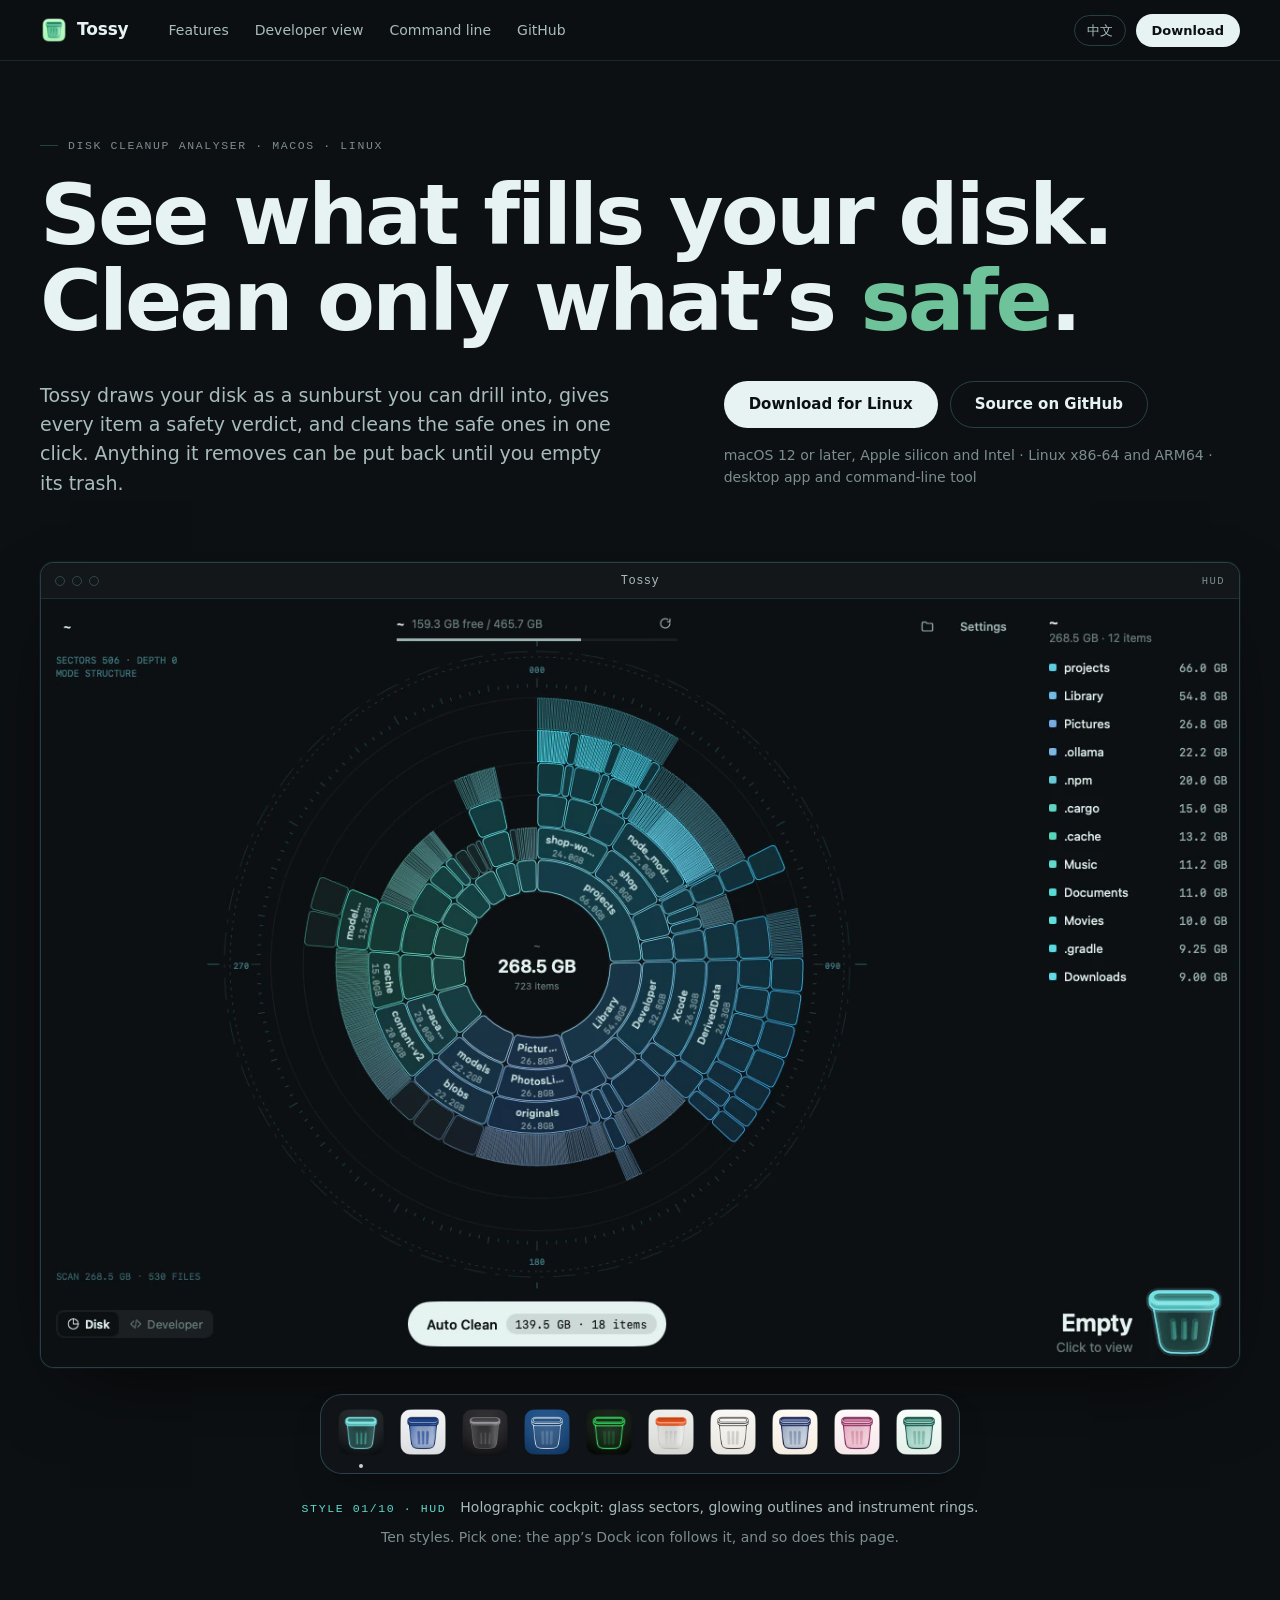
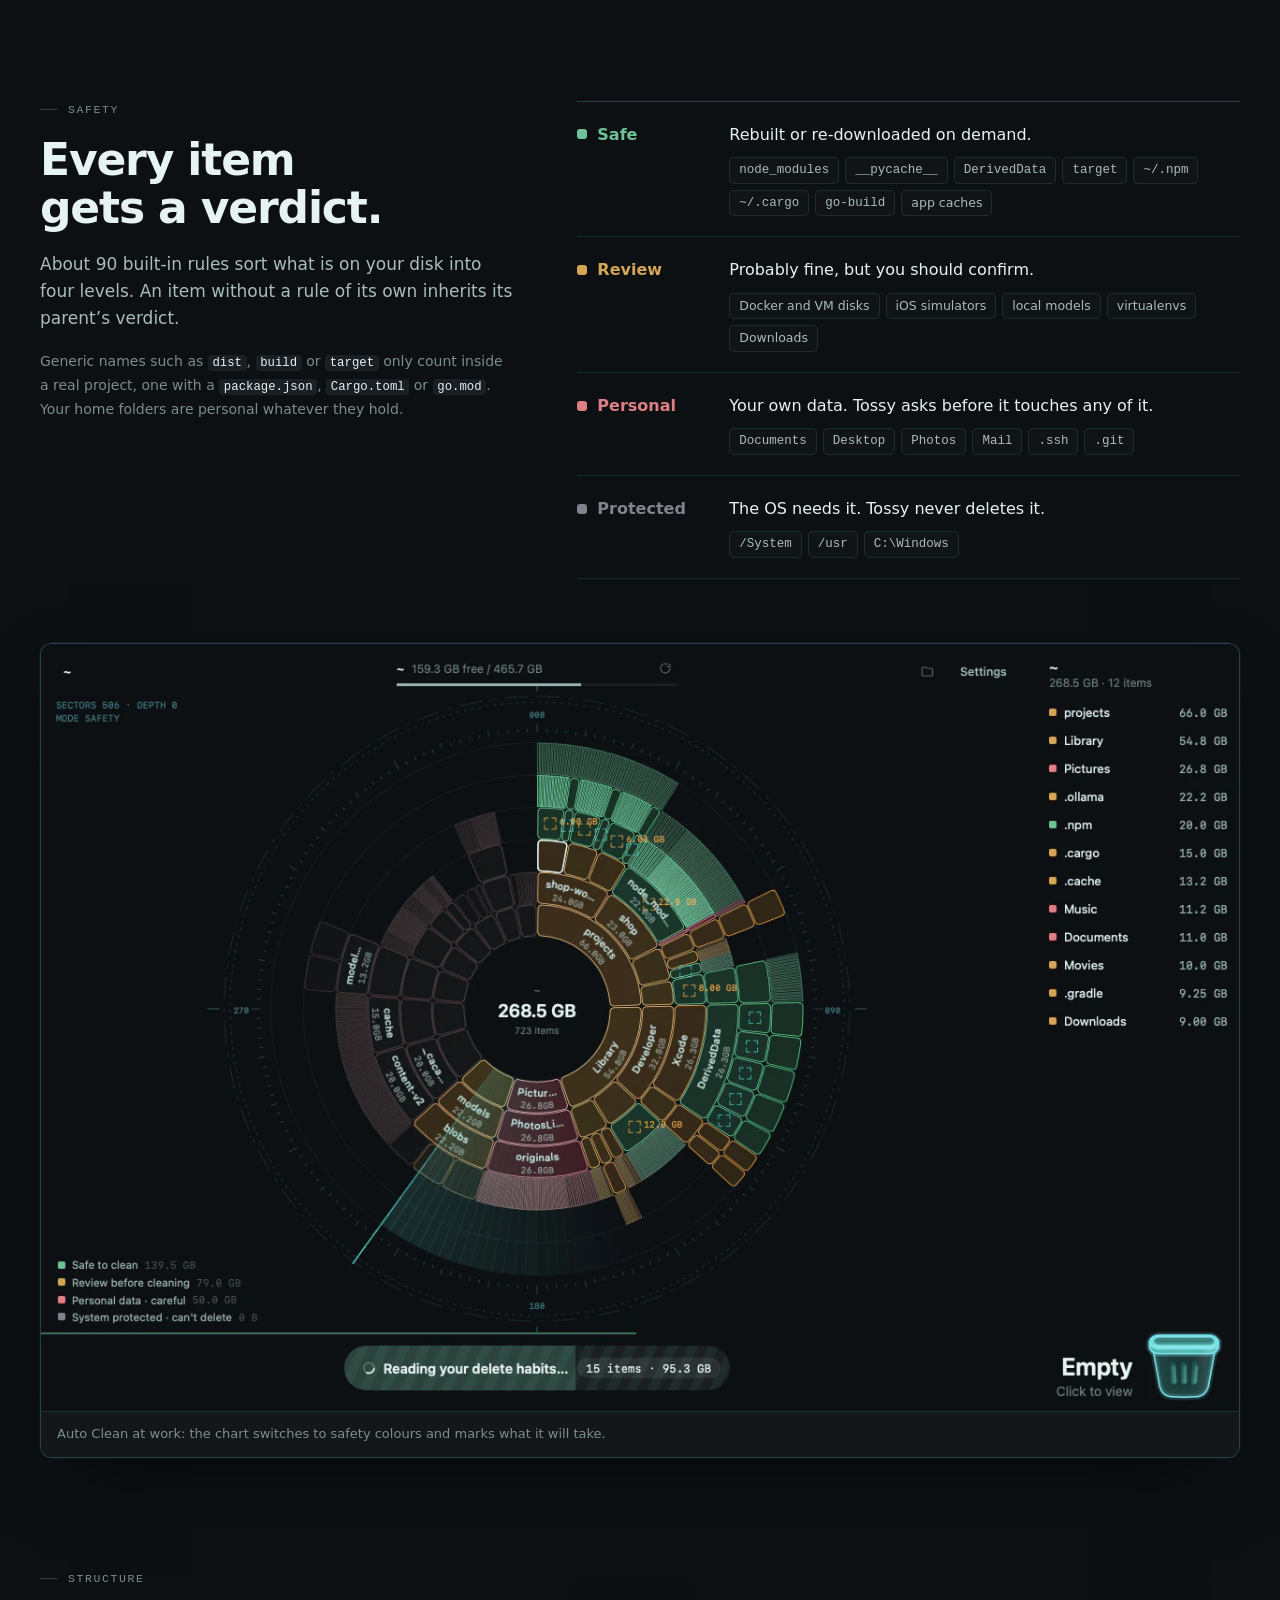
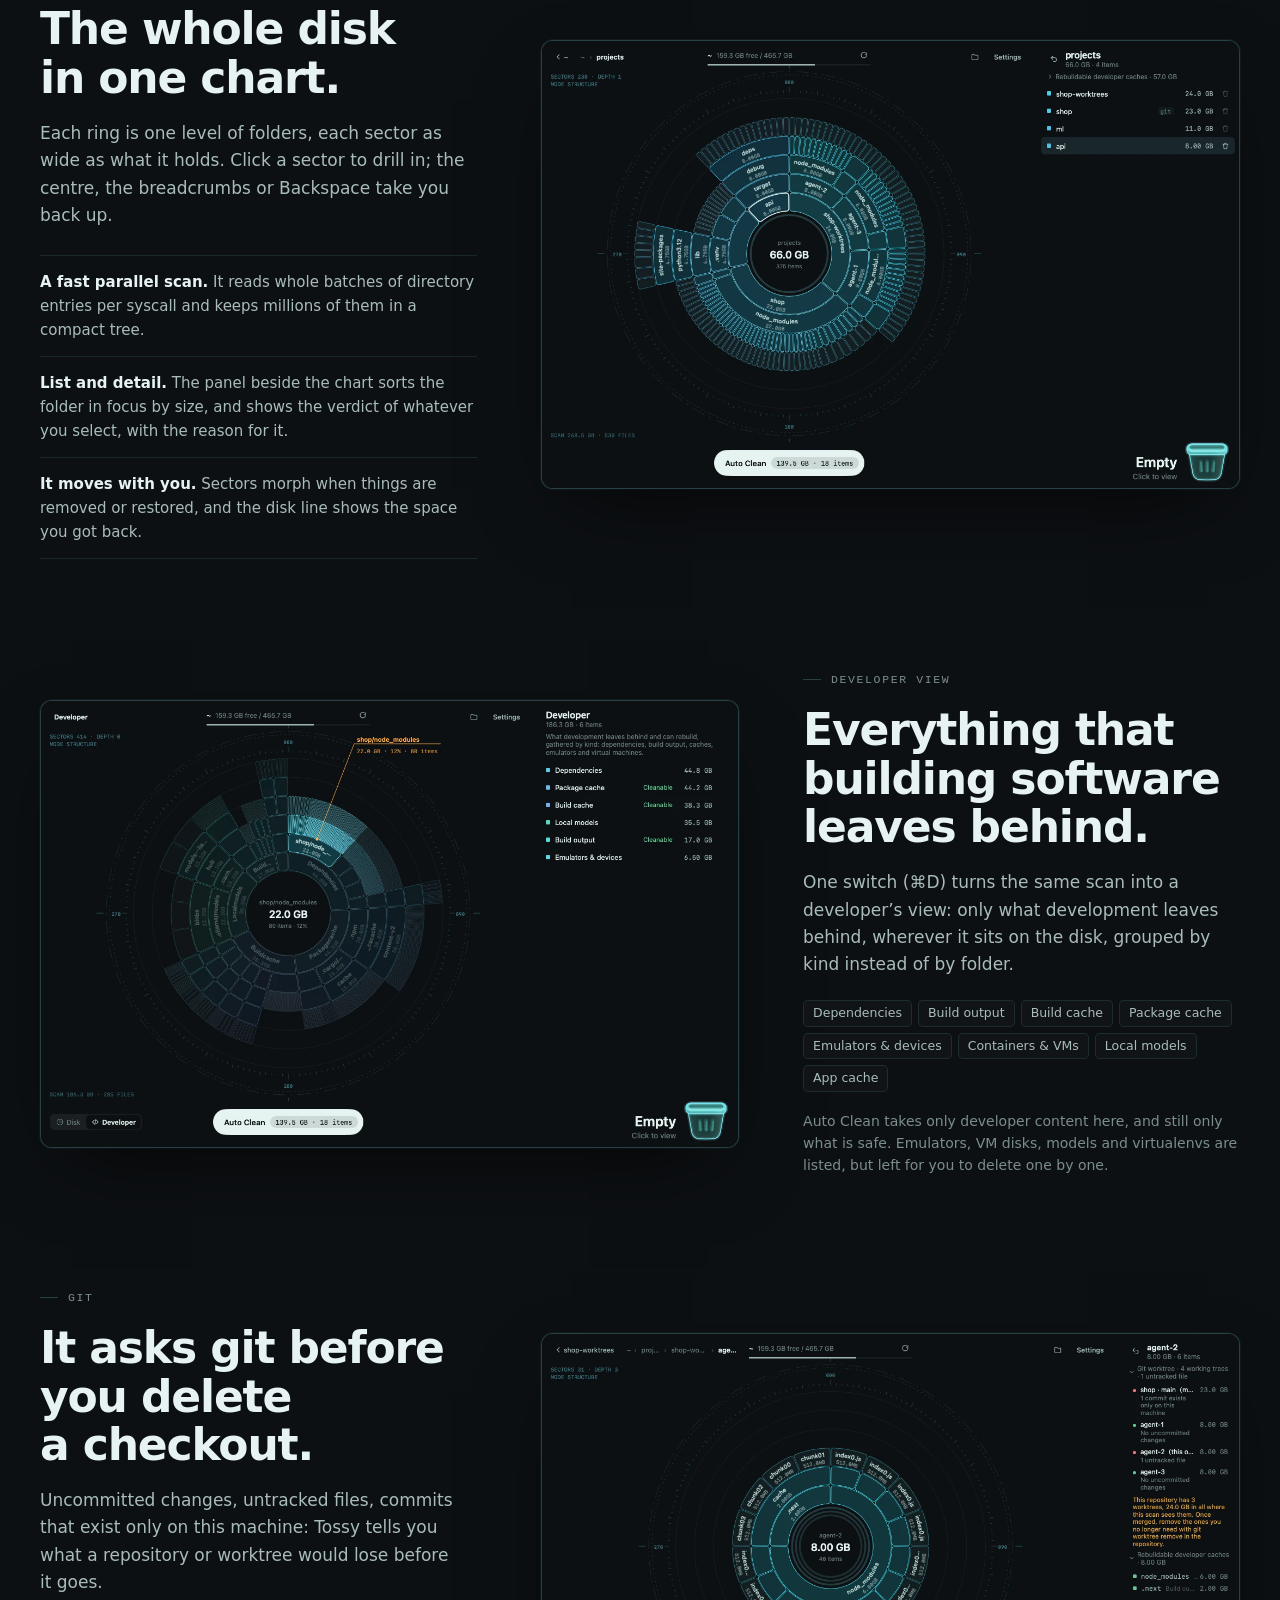
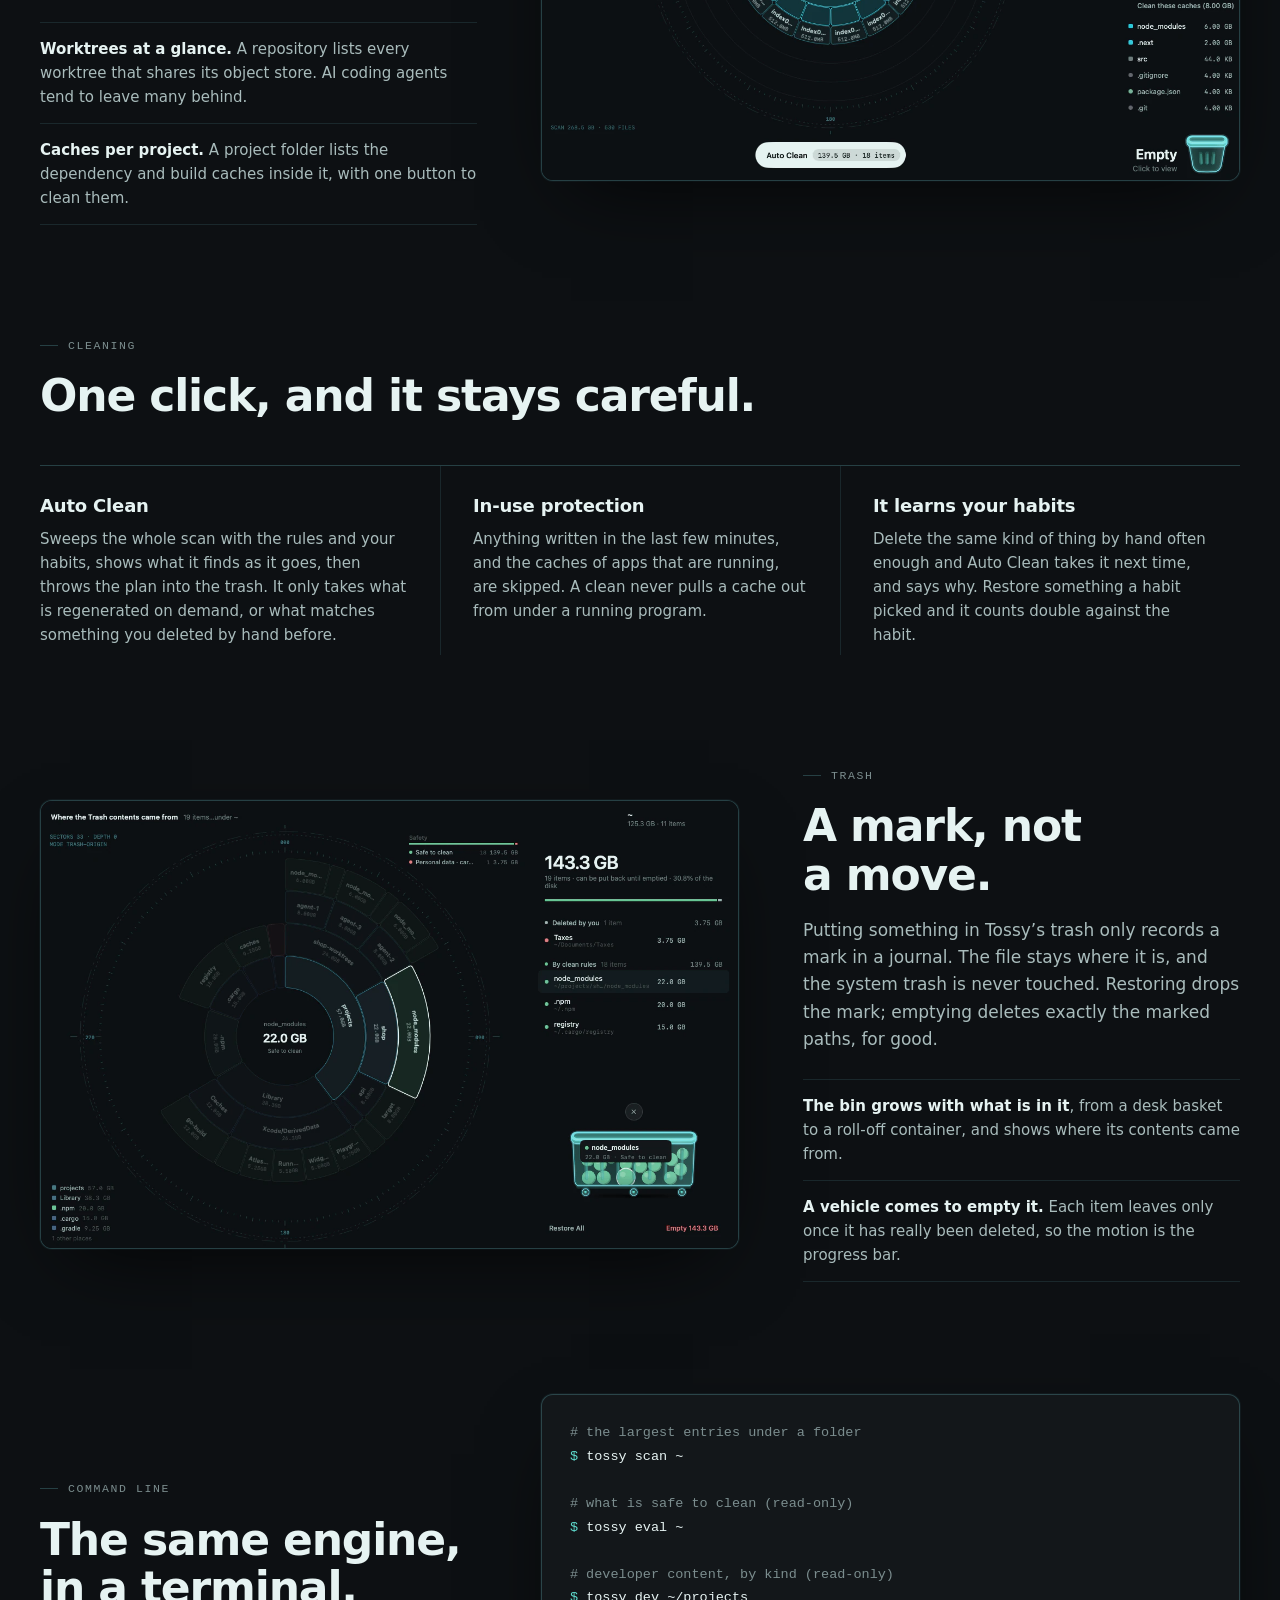
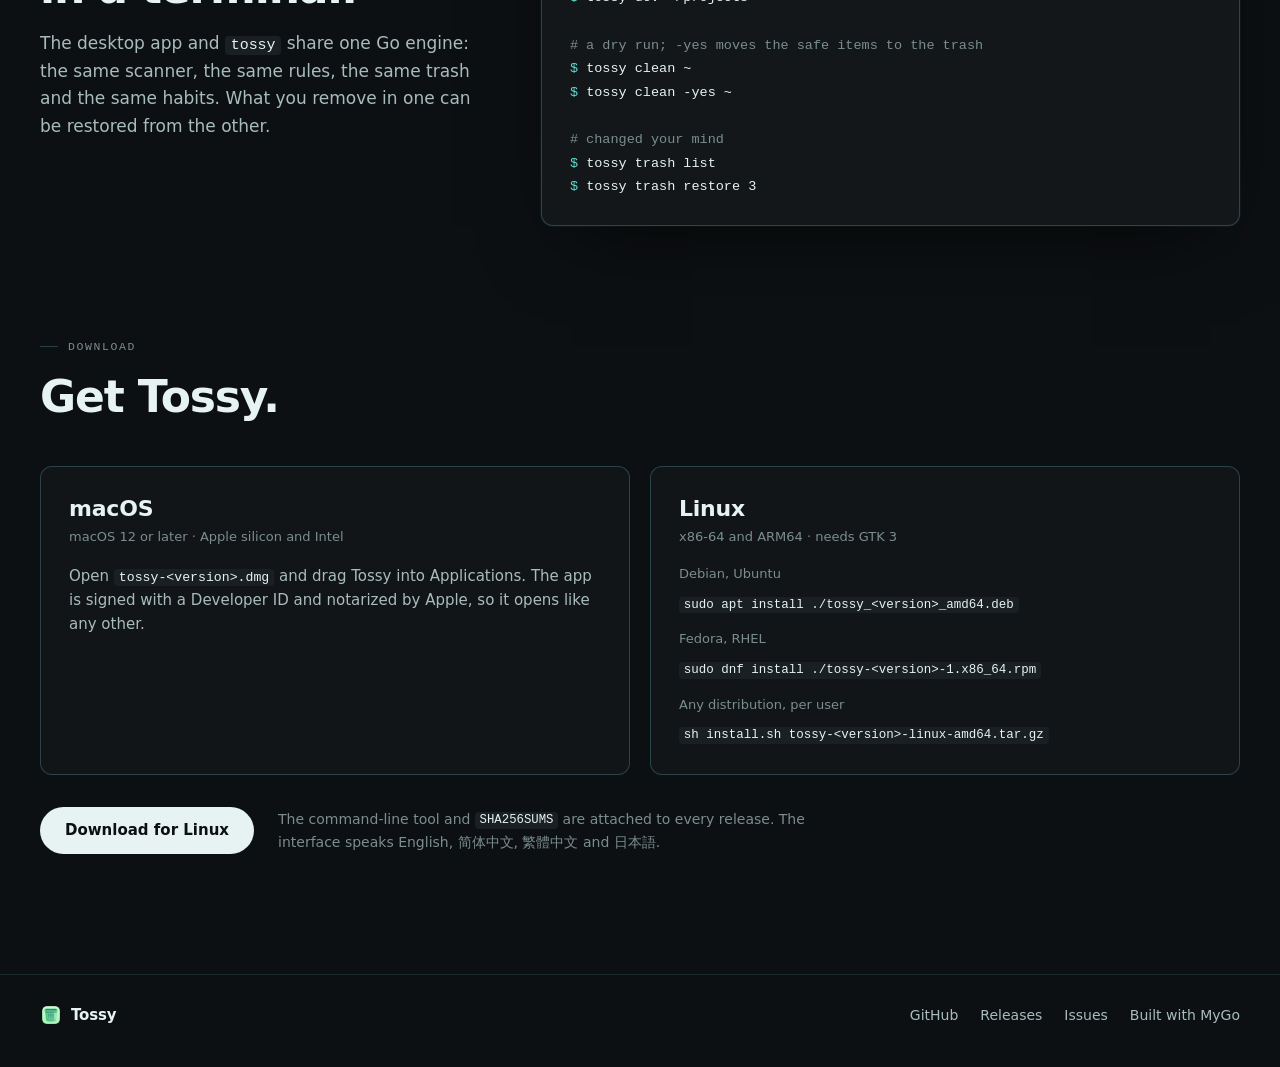
<file: site/index.html>
<!doctype html>
<html lang="en" data-style="hud">
<head>
<meta charset="utf-8">
<meta name="viewport" content="width=device-width, initial-scale=1">
<title>Tossy — See what fills your disk, clean only what is safe</title>
<meta name="description" content="Tossy is a disk cleanup analyser for macOS and Linux. It draws your disk as a sunburst, gives every item a safety verdict, and cleans only what is safe to clean. Anything it removes can be put back.">
<meta name="theme-color" content="#0d1013">
<link rel="canonical" href="https://tossy.app/">
<link rel="icon" type="image/png" href="favicon.png">
<link rel="apple-touch-icon" href="apple-touch-icon.png">
<meta property="og:type" content="website">
<meta property="og:url" content="https://tossy.app/">
<meta property="og:title" content="Tossy">
<meta property="og:description" content="See what fills your disk, and clean only what is safe to clean.">
<meta property="og:image" content="https://tossy.app/og.png">
<meta name="twitter:card" content="summary_large_image">
<script>
// the style and the language are set before the first paint
(function () {
  try {
    var s = localStorage.getItem("tossy-style");
    if (s) document.documentElement.dataset.style = s;
    var q = new URLSearchParams(location.search).get("lang");
    var l = q || localStorage.getItem("tossy-lang") || (navigator.language || "en");
    if (/^zh/i.test(l)) document.documentElement.lang = "zh-Hans";
  } catch (e) {}
})();
</script>
<link rel="stylesheet" href="style.css">
</head>
<body>

<header class="top">
  <div class="wrap top-row">
    <a class="brand" href="#top" aria-label="Tossy">
      <img src="icon.png" width="28" height="28" alt="">
      <span>Tossy</span>
    </a>
    <nav class="nav" aria-label="Primary">
      <a href="#verdicts" data-i18n="nav.features">Features</a>
      <a href="#developer" data-i18n="nav.dev">Developer view</a>
      <a href="#cli" data-i18n="nav.cli">Command line</a>
      <a href="https://github.com/21stware/tossy">GitHub</a>
    </nav>
    <div class="top-actions">
      <button class="lang" id="lang" type="button" aria-label="切换到简体中文">中文</button>
      <a class="btn btn-small" href="#download" data-i18n="nav.download">Download</a>
    </div>
  </div>
</header>

<main id="top">

<section class="hero">
  <div class="wrap">
    <p class="readout" data-i18n="hero.readout">Disk cleanup analyser · macOS · Linux</p>
    <h1 data-i18n="hero.h1">See what fills your disk.<br>Clean only what’s <em>safe</em>.</h1>
    <div class="hero-grid">
      <p class="lede" data-i18n="hero.lede">Tossy draws your disk as a sunburst you can drill into, gives every item a safety verdict, and cleans the safe ones in one click. Anything it removes can be put back until you empty its trash.</p>
      <div class="hero-side">
        <div class="cta">
          <a class="btn" id="dl-hero" href="https://github.com/21stware/tossy/releases/latest">Download</a>
          <a class="btn btn-ghost" href="https://github.com/21stware/tossy" data-i18n="hero.source">Source on GitHub</a>
        </div>
        <p class="fine" data-i18n="hero.fine">macOS 12 or later, Apple silicon and Intel · Linux x86-64 and ARM64 · desktop app and command-line tool</p>
      </div>
    </div>
  </div>

  <div class="wrap stage">
    <figure class="window">
      <div class="window-bar" aria-hidden="true">
        <span class="lights"><i></i><i></i><i></i></span>
        <span class="window-title">Tossy</span>
        <span class="window-style" id="window-style">HUD</span>
      </div>
      <div class="window-body">
        <img id="hero-shot" src="shots/style-hud.webp" width="1280" height="820"
             alt="Tossy: the disk as a sunburst, with the folder list beside it and the trash bin in the corner" data-i18n-alt="hero.alt">
      </div>
    </figure>

    <div class="dock" id="dock" role="radiogroup" aria-label="Style" data-i18n-aria="dock.label"></div>
    <p class="dock-caption">
      <span class="readout" id="style-readout">Style 01/10 · HUD</span>
      <span id="style-desc">Holographic cockpit: glass sectors, glowing outlines and instrument rings.</span>
    </p>
    <p class="dock-note" data-i18n="dock.note">Ten styles. Pick one: the app’s Dock icon follows it, and so does this page.</p>
  </div>
</section>

<section class="section" id="verdicts">
  <div class="wrap">
    <div class="split">
      <div>
        <p class="readout" data-i18n="v.eyebrow">Safety</p>
        <h2 data-i18n="v.h2">Every item gets a verdict.</h2>
        <p class="body" data-i18n="v.p">About 90 built-in rules sort what is on your disk into four levels. An item without a rule of its own inherits its parent’s verdict.</p>
        <p class="body small" data-i18n="v.note">Generic names such as <code>dist</code>, <code>build</code> or <code>target</code> only count inside a real project, one with a <code>package.json</code>, <code>Cargo.toml</code> or <code>go.mod</code>. Your home folders are personal whatever they hold.</p>
      </div>
      <div class="verdicts" role="list">
        <div class="verdict" role="listitem" style="--c: var(--safe)">
          <div class="lvl"><i></i><span data-i18n="v.safe">Safe</span></div>
          <div>
            <p class="mean" data-i18n="v.safe.m">Rebuilt or re-downloaded on demand.</p>
            <p class="ex"><code>node_modules</code><code>__pycache__</code><code>DerivedData</code><code>target</code><code>~/.npm</code><code>~/.cargo</code><code>go-build</code><span data-i18n="v.safe.x">app caches</span></p>
          </div>
        </div>
        <div class="verdict" role="listitem" style="--c: var(--review)">
          <div class="lvl"><i></i><span data-i18n="v.review">Review</span></div>
          <div>
            <p class="mean" data-i18n="v.review.m">Probably fine, but you should confirm.</p>
            <p class="ex" data-i18n="v.review.x"><span>Docker and VM disks</span><span>iOS simulators</span><span>local models</span><span>virtualenvs</span><span>Downloads</span></p>
          </div>
        </div>
        <div class="verdict" role="listitem" style="--c: var(--personal)">
          <div class="lvl"><i></i><span data-i18n="v.personal">Personal</span></div>
          <div>
            <p class="mean" data-i18n="v.personal.m">Your own data. Tossy asks before it touches any of it.</p>
            <p class="ex"><code>Documents</code><code>Desktop</code><code>Photos</code><code>Mail</code><code>.ssh</code><code>.git</code></p>
          </div>
        </div>
        <div class="verdict" role="listitem" style="--c: var(--protected)">
          <div class="lvl"><i></i><span data-i18n="v.protected">Protected</span></div>
          <div>
            <p class="mean" data-i18n="v.protected.m">The OS needs it. Tossy never deletes it.</p>
            <p class="ex"><code>/System</code><code>/usr</code><code>C:\Windows</code></p>
          </div>
        </div>
      </div>
    </div>

    <figure class="shot shot-wide">
      <img src="shots/analysis.webp" width="1280" height="820" loading="lazy"
           alt="Auto Clean analysing a home folder: the chart is coloured by safety level" data-i18n-alt="v.alt">
      <figcaption data-i18n="v.cap">Auto Clean at work: the chart switches to safety colours and marks what it will take.</figcaption>
    </figure>
  </div>
</section>

<section class="section" id="chart">
  <div class="wrap feature">
    <div class="feature-text">
      <p class="readout" data-i18n="c.eyebrow">Structure</p>
      <h2 data-i18n="c.h2">The whole disk in one chart.</h2>
      <p class="body" data-i18n="c.p">Each ring is one level of folders, each sector as wide as what it holds. Click a sector to drill in; the centre, the breadcrumbs or Backspace take you back up.</p>
      <ul class="points">
        <li data-i18n="c.1"><b>A fast parallel scan.</b> It reads whole batches of directory entries per syscall and keeps millions of them in a compact tree.</li>
        <li data-i18n="c.2"><b>List and detail.</b> The panel beside the chart sorts the folder in focus by size, and shows the verdict of whatever you select, with the reason for it.</li>
        <li data-i18n="c.3"><b>It moves with you.</b> Sectors morph when things are removed or restored, and the disk line shows the space you got back.</li>
      </ul>
    </div>
    <figure class="shot">
      <img src="shots/browse.webp" width="1280" height="820" loading="lazy"
           alt="Drilled into a projects folder, with a row selected in the list" data-i18n-alt="c.alt">
    </figure>
  </div>
</section>

<section class="section" id="developer">
  <div class="wrap feature flip">
    <div class="feature-text">
      <p class="readout" data-i18n="d.eyebrow">Developer view</p>
      <h2 data-i18n="d.h2">Everything that building software leaves behind.</h2>
      <p class="body" data-i18n="d.p">One switch (⌘D) turns the same scan into a developer’s view: only what development leaves behind, wherever it sits on the disk, grouped by kind instead of by folder.</p>
      <p class="kinds" data-i18n="d.kinds"><span>Dependencies</span><span>Build output</span><span>Build cache</span><span>Package cache</span><span>Emulators &amp; devices</span><span>Containers &amp; VMs</span><span>Local models</span><span>App cache</span></p>
      <p class="body small" data-i18n="d.note">Auto Clean takes only developer content here, and still only what is safe. Emulators, VM disks, models and virtualenvs are listed, but left for you to delete one by one.</p>
    </div>
    <figure class="shot">
      <img src="shots/developer.webp" width="1280" height="820" loading="lazy"
           alt="The developer view: the scan grouped by kind" data-i18n-alt="d.alt">
    </figure>
  </div>

  <div class="wrap feature" id="git">
    <div class="feature-text">
      <p class="readout">Git</p>
      <h2 data-i18n="g.h2">It asks git before you delete a checkout.</h2>
      <p class="body" data-i18n="g.p">Uncommitted changes, untracked files, commits that exist only on this machine: Tossy tells you what a repository or worktree would lose before it goes.</p>
      <ul class="points">
        <li data-i18n="g.1"><b>Worktrees at a glance.</b> A repository lists every worktree that shares its object store. AI coding agents tend to leave many behind.</li>
        <li data-i18n="g.2"><b>Caches per project.</b> A project folder lists the dependency and build caches inside it, with one button to clean them.</li>
      </ul>
    </div>
    <figure class="shot">
      <img src="shots/git.webp" width="1280" height="820" loading="lazy"
           alt="A Git worktree: what each working tree would lose, and its rebuildable caches" data-i18n-alt="g.alt">
    </figure>
  </div>
</section>

<section class="section" id="cleaning">
  <div class="wrap">
    <p class="readout" data-i18n="k.eyebrow">Cleaning</p>
    <h2 data-i18n="k.h2">One click, and it stays careful.</h2>
    <div class="cards">
      <article class="card">
        <h3 data-i18n="k.1h">Auto Clean</h3>
        <p data-i18n="k.1p">Sweeps the whole scan with the rules and your habits, shows what it finds as it goes, then throws the plan into the trash. It only takes what is regenerated on demand, or what matches something you deleted by hand before.</p>
      </article>
      <article class="card">
        <h3 data-i18n="k.2h">In-use protection</h3>
        <p data-i18n="k.2p">Anything written in the last few minutes, and the caches of apps that are running, are skipped. A clean never pulls a cache out from under a running program.</p>
      </article>
      <article class="card">
        <h3 data-i18n="k.3h">It learns your habits</h3>
        <p data-i18n="k.3p">Delete the same kind of thing by hand often enough and Auto Clean takes it next time, and says why. Restore something a habit picked and it counts double against the habit.</p>
      </article>
    </div>
  </div>
</section>

<section class="section" id="trash">
  <div class="wrap feature flip">
    <div class="feature-text">
      <p class="readout" data-i18n="t.eyebrow">Trash</p>
      <h2 data-i18n="t.h2">A mark, not a move.</h2>
      <p class="body" data-i18n="t.p">Putting something in Tossy’s trash only records a mark in a journal. The file stays where it is, and the system trash is never touched. Restoring drops the mark; emptying deletes exactly the marked paths, for good.</p>
      <ul class="points">
        <li data-i18n="t.1"><b>The bin grows with what is in it</b>, from a desk basket to a roll-off container, and shows where its contents came from.</li>
        <li data-i18n="t.2"><b>A vehicle comes to empty it.</b> Each item leaves only once it has really been deleted, so the motion is the progress bar.</li>
      </ul>
    </div>
    <figure class="shot">
      <img src="shots/trash.webp" width="1280" height="820" loading="lazy"
           alt="The trash view: where its contents came from, and the bin holding them" data-i18n-alt="t.alt">
    </figure>
  </div>
</section>

<section class="section" id="cli">
  <div class="wrap feature">
    <div class="feature-text">
      <p class="readout" data-i18n="l.eyebrow">Command line</p>
      <h2 data-i18n="l.h2">The same engine, in a terminal.</h2>
      <p class="body" data-i18n="l.p">The desktop app and <code>tossy</code> share one Go engine: the same scanner, the same rules, the same trash and the same habits. What you remove in one can be restored from the other.</p>
    </div>
    <pre class="term" aria-label="tossy commands"><code><span class="c" data-i18n="l.c1"># the largest entries under a folder</span>
<span class="p">$</span> tossy scan ~

<span class="c" data-i18n="l.c2"># what is safe to clean (read-only)</span>
<span class="p">$</span> tossy eval ~

<span class="c" data-i18n="l.c3"># developer content, by kind (read-only)</span>
<span class="p">$</span> tossy dev ~/projects

<span class="c" data-i18n="l.c4"># a dry run; -yes moves the safe items to the trash</span>
<span class="p">$</span> tossy clean ~
<span class="p">$</span> tossy clean -yes ~

<span class="c" data-i18n="l.c5"># changed your mind</span>
<span class="p">$</span> tossy trash list
<span class="p">$</span> tossy trash restore 3</code></pre>
  </div>
</section>

<section class="section" id="download">
  <div class="wrap">
    <p class="readout" data-i18n="x.eyebrow">Download</p>
    <h2 data-i18n="x.h2">Get Tossy.</h2>
    <div class="downloads">
      <article class="dl">
        <h3>macOS</h3>
        <p class="dl-req" data-i18n="x.mac.req">macOS 12 or later · Apple silicon and Intel</p>
        <p data-i18n="x.mac.p">Open <code>tossy-&lt;version&gt;.dmg</code> and drag Tossy into Applications. The app is signed with a Developer ID and notarized by Apple, so it opens like any other.</p>
      </article>
      <article class="dl">
        <h3>Linux</h3>
        <p class="dl-req" data-i18n="x.linux.req">x86-64 and ARM64 · needs GTK 3</p>
        <dl class="pkgs">
          <dt>Debian, Ubuntu</dt>
          <dd><code>sudo apt install ./tossy_&lt;version&gt;_amd64.deb</code></dd>
          <dt>Fedora, RHEL</dt>
          <dd><code>sudo dnf install ./tossy-&lt;version&gt;-1.x86_64.rpm</code></dd>
          <dt data-i18n="x.linux.any">Any distribution, per user</dt>
          <dd><code>sh install.sh tossy-&lt;version&gt;-linux-amd64.tar.gz</code></dd>
        </dl>
      </article>
    </div>
    <div class="dl-foot">
      <a class="btn" id="dl-foot" href="https://github.com/21stware/tossy/releases/latest">Download</a>
      <p class="fine" data-i18n="x.fine">The command-line tool and <code>SHA256SUMS</code> are attached to every release. The interface speaks English, 简体中文, 繁體中文 and 日本語.</p>
    </div>
  </div>
</section>

</main>

<footer class="foot">
  <div class="wrap foot-row">
    <span class="brand"><img src="icon.png" width="22" height="22" alt=""><span>Tossy</span></span>
    <nav aria-label="Footer">
      <a href="https://github.com/21stware/tossy">GitHub</a>
      <a href="https://github.com/21stware/tossy/releases" data-i18n="f.releases">Releases</a>
      <a href="https://github.com/21stware/tossy/issues" data-i18n="f.issues">Issues</a>
      <a href="https://github.com/egoist/mygo" data-i18n="f.mygo">Built with MyGo</a>
    </nav>
  </div>
</footer>

<script src="main.js" defer></script>
</body>
</html>
</file>
<file: site/style.css>
/* Tossy — tossy.app
   The page wears the app's styles: every colour below comes from a palette in app/theme.go,
   and data-style on <html> picks one. */

:root {
  --sans: ui-sans-serif, system-ui, -apple-system, "Segoe UI", "PingFang SC", "Hiragino Sans GB", "Microsoft YaHei", "Noto Sans CJK SC", sans-serif;
  --mono: ui-monospace, "SF Mono", "JetBrains Mono", "Cascadia Mono", Menlo, Consolas, "PingFang SC", monospace;
  --round: ui-rounded, "SF Pro Rounded", "Hiragino Maru Gothic ProN", "Nunito", system-ui, "PingFang SC", sans-serif;
  --serif: ui-serif, "New York", "Iowan Old Style", Georgia, "Songti SC", "Noto Serif CJK SC", serif;

  /* HUD, the default */
  --bg: #0d1013; --panel: #13171a; --panel2: #1a1f23;
  --line: rgba(127, 231, 242, .11); --line2: rgba(127, 231, 242, .22);
  --text: #e6f3f2; --t2: #a9bcbc; --t3: #7b8d8e;
  --accent: #5fdccf; --amber: #ffba5c;
  --cta: #e6f3f2; --cta-text: #0d1013;
  --safe: #6fc39a; --review: #d4a656; --personal: #de7f86; --protected: #7f838e;
  --ui: var(--sans); --display: var(--sans);
  --radius: 8px; --pill: 999px;
  --h1: 1; --track: -.035em; --weight: 660;
  --deco: radial-gradient(1100px 620px at 78% -8%, rgba(95, 220, 207, .09), transparent 62%);
  --deco-size: auto;
  --glow: none;
  --shadow: 0 30px 80px -30px rgba(0, 0, 0, .8), 0 0 0 1px rgba(127, 231, 242, .05);
}

:root[data-style="mech"] {
  --bg: #e4e7eb; --panel: #f1f3f5; --panel2: #d6dae0;
  --line: rgba(22, 34, 64, .14); --line2: rgba(22, 34, 64, .3);
  --text: #141a26; --t2: #444e62; --t3: #646d80;
  --accent: #1f4fa8; --amber: #d7262e;
  --cta: #141a26; --cta-text: #ffffff;
  --safe: #1d8a58; --review: #a87300; --personal: #d7262e; --protected: #6b7385;
  --radius: 2px; --pill: 3px; --weight: 720;
  --deco: none;
  --shadow: 0 30px 70px -34px rgba(20, 26, 38, .45);
}
:root[data-style="classic"] {
  --bg: #131315; --panel: #1a1a1d; --panel2: #222226;
  --line: rgba(255, 255, 255, .09); --line2: rgba(255, 255, 255, .18);
  --text: #ececef; --t2: #adadb5; --t3: #85858e;
  --accent: #ececef; --amber: #d4a656;
  --cta: #ececef; --cta-text: #111114;
  --deco: none;
  --shadow: 0 30px 80px -30px rgba(0, 0, 0, .8);
}
:root[data-style="blueprint"] {
  --bg: #123f73; --panel: #0f3766; --panel2: #174a84;
  --line: rgba(255, 255, 255, .2); --line2: rgba(255, 255, 255, .42);
  --text: #f2f7ff; --t2: #c4d6ee; --t3: #a3bcdd;
  --accent: #ffffff; --amber: #ffe27a;
  --cta: #ffffff; --cta-text: #123f73;
  --safe: #9cf0c0; --review: #ffe27a; --personal: #ffa8a8; --protected: #a9bedb;
  --ui: var(--mono); --display: var(--mono);
  --radius: 0px; --pill: 0px; --h1: .76; --track: -.055em; --weight: 600;
  --deco: linear-gradient(rgba(255, 255, 255, .055) 1px, transparent 1px), linear-gradient(90deg, rgba(255, 255, 255, .055) 1px, transparent 1px);
  --deco-size: 32px 32px;
  --shadow: 0 30px 70px -34px rgba(4, 20, 44, .8);
}
:root[data-style="phosphor"] {
  --bg: #040904; --panel: #071007; --panel2: #0c180c;
  --line: rgba(51, 255, 102, .16); --line2: rgba(51, 255, 102, .34);
  --text: #a6ffbb; --t2: #62d67e; --t3: #46a85f;
  --accent: #33ff66; --amber: #ffb000;
  --cta: #33ff66; --cta-text: #021a07;
  --safe: #33ff66; --review: #ffb000; --personal: #ff5f56; --protected: #46a85f;
  --ui: var(--mono); --display: var(--mono);
  --radius: 0px; --pill: 0px; --h1: .76; --track: -.055em; --weight: 600;
  --deco: repeating-linear-gradient(0deg, rgba(51, 255, 102, .04) 0 1px, transparent 1px 3px);
  --glow: 0 0 18px rgba(51, 255, 102, .4);
  --shadow: 0 0 60px -18px rgba(51, 255, 102, .35);
}
:root[data-style="te"] {
  --bg: #dededa; --panel: #ebebe8; --panel2: #f6f6f4;
  --line: rgba(0, 0, 0, .12); --line2: rgba(0, 0, 0, .26);
  --text: #1a1a1a; --t2: #4a4a4a; --t3: #6b6b6b;
  --accent: #e0440d; --amber: #ff5a1f;
  --cta: #ff5a1f; --cta-text: #1a1a1a;
  --safe: #17814d; --review: #a87300; --personal: #e0440d; --protected: #7b7b7b;
  --radius: 10px; --weight: 620;
  --deco: radial-gradient(rgba(0, 0, 0, .1) 1px, transparent 1.4px);
  --deco-size: 16px 16px;
  --shadow: 0 30px 70px -36px rgba(0, 0, 0, .45);
}
:root[data-style="eink"] {
  --bg: #f2efe7; --panel: #f2efe7; --panel2: #e8e4da;
  --line: rgba(0, 0, 0, .22); --line2: rgba(0, 0, 0, .5);
  --text: #1b1b1b; --t2: #3a3a3a; --t3: #5f5f5f;
  --accent: #1b1b1b; --amber: #1b1b1b;
  --cta: #1b1b1b; --cta-text: #f2efe7;
  --safe: #2b2b2b; --review: #6a6a6a; --personal: #8f8f8f; --protected: #b9b5ac;
  --display: var(--serif);
  --radius: 3px; --pill: 3px; --track: -.025em; --weight: 600;
  --deco: none;
  --shadow: none;
}
:root[data-style="happy"] {
  --bg: #fff6e8; --panel: #fffbf3; --panel2: #fdebd0;
  --line: rgba(35, 45, 90, .14); --line2: rgba(35, 45, 90, .32);
  --text: #22305a; --t2: #4a5579; --t3: #6a7190;
  --accent: #2f5fa8; --amber: #f5b82e;
  --cta: #22305a; --cta-text: #ffffff;
  --safe: #1f8f68; --review: #b87508; --personal: #d63c54; --protected: #7d72a8;
  --ui: var(--round); --display: var(--round);
  --radius: 14px; --weight: 720; --track: -.03em;
  --deco: radial-gradient(rgba(245, 184, 46, .2) 5px, transparent 5.6px);
  --deco-size: 46px 46px;
  --shadow: 0 30px 70px -38px rgba(34, 48, 90, .5);
}
:root[data-style="pinky"] {
  --bg: #fff0f4; --panel: #fff7f9; --panel2: #ffdfe8;
  --line: rgba(122, 46, 92, .15); --line2: rgba(122, 46, 92, .34);
  --text: #5a2546; --t2: #7e4b6a; --t3: #946a86;
  --accent: #d63c75; --amber: #b58ae0;
  --cta: #ec5f91; --cta-text: #ffffff;
  --safe: #2c9a74; --review: #c26a1c; --personal: #d92f6c; --protected: #8d7ab8;
  --ui: var(--round); --display: var(--round);
  --radius: 16px; --weight: 720; --track: -.03em;
  --deco: radial-gradient(rgba(236, 95, 145, .13) 4px, transparent 4.6px);
  --deco-size: 40px 40px;
  --shadow: 0 30px 70px -38px rgba(122, 46, 92, .5);
}
:root[data-style="greeny"] {
  --bg: #effaf4; --panel: #f7fdfa; --panel2: #d9f2e6;
  --line: rgba(24, 74, 66, .15); --line2: rgba(24, 74, 66, .34);
  --text: #1d4440; --t2: #43695f; --t3: #5d7f75;
  --accent: #17806a; --amber: #ffc244;
  --cta: #1d4440; --cta-text: #ffffff;
  --safe: #1c8a6b; --review: #b3701a; --personal: #d6474a; --protected: #7786a6;
  --ui: var(--round); --display: var(--round);
  --radius: 14px; --weight: 720; --track: -.03em;
  --deco: radial-gradient(rgba(34, 163, 134, .12) 4px, transparent 4.6px);
  --deco-size: 40px 40px;
  --shadow: 0 30px 70px -38px rgba(24, 74, 66, .5);
}

/* ---------- base ---------- */

*, *::before, *::after { box-sizing: border-box; }
html { scroll-behavior: smooth; scroll-padding-top: 76px; -webkit-text-size-adjust: 100%; }
body {
  margin: 0;
  background-color: var(--bg);
  background-image: var(--deco);
  background-size: var(--deco-size);
  background-repeat: repeat;
  color: var(--text);
  font: 16px/1.6 var(--ui);
  -webkit-font-smoothing: antialiased;
  transition: background-color .35s ease, color .35s ease;
}
:root:not([data-style]) body, :root[data-style="hud"] body { background-repeat: no-repeat; }
img { display: block; max-width: 100%; height: auto; }
a { color: inherit; }
code, pre, .readout { font-family: var(--mono); }
h1, h2, h3, p, figure, dl, dd, ul, pre { margin: 0; }
ul { padding: 0; list-style: none; }
:focus-visible { outline: 2px solid var(--accent); outline-offset: 3px; border-radius: 4px; }
::selection { background: var(--accent); color: var(--bg); }

.wrap { width: min(1200px, 100% - 48px); margin-inline: auto; }

.readout {
  font-size: 11.5px; line-height: 1.5; letter-spacing: .14em; text-transform: uppercase;
  color: var(--t3);
}
p.readout { display: flex; align-items: center; gap: 10px; margin-bottom: 18px; }
p.readout::before { content: ""; width: 18px; height: 1px; background: var(--line2); }

h1, h2, h3 { font-family: var(--display); text-shadow: var(--glow); text-wrap: balance; }
h1 {
  font-size: calc(clamp(38px, 6.6vw, 92px) * var(--h1));
  line-height: 1.02; letter-spacing: var(--track); font-weight: var(--weight);
}
h1 em { font-style: normal; color: var(--safe); }
h2 {
  font-size: calc(clamp(28px, 3.5vw, 44px) * (var(--h1) * .4 + .6));
  line-height: 1.1; letter-spacing: calc(var(--track) * .75); font-weight: var(--weight);
}
h3 { font-size: 18px; line-height: 1.3; font-weight: 640; letter-spacing: -.01em; }

.body { margin-top: 18px; color: var(--t2); font-size: 17px; max-width: 34em; text-wrap: pretty; }
.body.small, .fine { font-size: 14px; color: var(--t3); }
.body code, .fine code, .dl code, .points code {
  font-size: .88em; padding: .1em .38em; border-radius: calc(var(--radius) * .5);
  background: var(--panel2); color: var(--text);
}

/* ---------- top bar ---------- */

.top {
  position: sticky; top: 0; z-index: 20;
  background: color-mix(in srgb, var(--bg) 82%, transparent);
  -webkit-backdrop-filter: blur(14px) saturate(1.3); backdrop-filter: blur(14px) saturate(1.3);
  border-bottom: 1px solid var(--line);
}
.top-row { display: flex; align-items: center; gap: 28px; height: 60px; }
.brand { display: inline-flex; align-items: center; gap: 9px; text-decoration: none; font-family: var(--display); font-weight: 680; font-size: 17px; letter-spacing: -.01em; }
.brand img { border-radius: 7px; }
.nav { display: flex; gap: 26px; margin-left: 12px; font-size: 14px; }
.nav a { color: var(--t2); text-decoration: none; }
.nav a:hover { color: var(--text); }
.top-actions { margin-left: auto; display: flex; align-items: center; gap: 10px; }
.lang {
  font: 500 13px/1 var(--ui); color: var(--t2); background: none; cursor: pointer;
  border: 1px solid var(--line2); border-radius: var(--pill); padding: 8px 12px;
}
.lang:hover { color: var(--text); border-color: var(--t3); }

.btn {
  display: inline-flex; align-items: center; justify-content: center; gap: 8px;
  font: 620 15px/1 var(--ui); text-decoration: none; white-space: nowrap;
  padding: 15px 24px; border-radius: var(--pill);
  background: var(--cta); color: var(--cta-text); border: 1px solid transparent;
  transition: transform .15s ease, opacity .15s ease;
}
.btn:hover { transform: translateY(-1px); opacity: .92; }
.btn:active { transform: translateY(0); }
.btn-small { padding: 9px 15px; font-size: 13px; }
.btn-ghost { background: transparent; color: var(--text); border-color: var(--line2); }
.btn-ghost:hover { border-color: var(--t3); opacity: 1; }

/* ---------- hero ---------- */

.hero { padding: 76px 0 40px; }
.hero h1 { text-wrap: wrap; }
.hero-grid { margin-top: 36px; display: grid; grid-template-columns: minmax(0, 6fr) minmax(0, 5fr); gap: 64px; align-items: start; }
.lede { color: var(--t2); font-size: 19px; line-height: 1.55; max-width: 32em; text-wrap: pretty; }
.cta { display: flex; flex-wrap: wrap; gap: 12px; }
.hero .fine { margin-top: 16px; }

.stage { margin-top: 64px; display: flex; flex-direction: column; align-items: center; }
.window {
  width: 100%; border: 1px solid var(--line2); border-radius: calc(var(--radius) + 6px);
  background: var(--bg); box-shadow: var(--shadow); overflow: hidden;
}
.window-bar {
  display: grid; grid-template-columns: 1fr auto 1fr; align-items: center;
  height: 36px; padding: 0 14px; border-bottom: 1px solid var(--line);
  background: var(--panel); font: 12px/1 var(--mono); color: var(--t3);
}
.lights { display: flex; gap: 7px; }
.lights i { width: 10px; height: 10px; border-radius: 50%; border: 1px solid var(--line2); }
.window-title { color: var(--t2); letter-spacing: .04em; }
.window-style { justify-self: end; letter-spacing: .14em; text-transform: uppercase; font-size: 10.5px; }
.window-body { aspect-ratio: 1280 / 820; background: var(--bg); }
.window-body img { width: 100%; height: 100%; }

.dock {
  position: relative; z-index: 2; margin-top: 26px;
  display: flex; align-items: flex-end; gap: 6px; padding: 9px 12px 13px;
  background: color-mix(in srgb, var(--panel) 78%, transparent);
  -webkit-backdrop-filter: blur(18px) saturate(1.4); backdrop-filter: blur(18px) saturate(1.4);
  border: 1px solid var(--line2); border-radius: 22px;
  box-shadow: 0 18px 40px -22px rgba(0, 0, 0, .6);
}
.dock button {
  --s: 1;
  position: relative; width: 56px; height: 56px; padding: 0; border: 0; cursor: pointer;
  background: url(dock-icons.webp) calc(var(--i) * 100% / 9) 0 / 1000% 100% no-repeat;
  transform-origin: 50% 100%; transform: scale(var(--s));
  margin-inline: calc((var(--s) - 1) * 28px);
  transition: transform .16s ease, margin .16s ease;
}
.dock button:hover, .dock button:focus-visible { --s: 1.34; }
.dock button:hover + button, .dock button:has(+ button:hover) { --s: 1.14; }
.dock button::after {
  content: ""; position: absolute; left: 50%; bottom: -8px; width: 4px; height: 4px;
  margin-left: -2px; border-radius: 50%; background: var(--text); opacity: 0;
  transition: opacity .2s ease;
}
.dock button[aria-checked="true"]::after { opacity: .85; }
.dock button .tip {
  position: absolute; left: 50%; bottom: calc(100% + 6px); transform: translateX(-50%) scale(calc(1 / var(--s)));
  transform-origin: 50% 100%;
  padding: 5px 9px; border-radius: 7px; white-space: nowrap; pointer-events: none;
  font: 500 12px/1 var(--ui); background: var(--text); color: var(--bg);
  opacity: 0; transition: opacity .12s ease;
}
.dock button:hover .tip, .dock button:focus-visible .tip { opacity: 1; }

.dock-caption {
  margin-top: 22px; display: flex; flex-wrap: wrap; justify-content: center; align-items: baseline;
  gap: 6px 14px; text-align: center; font-size: 14px; color: var(--t2);
}
.dock-caption .readout { color: var(--accent); }
.dock-note { margin-top: 8px; font-size: 14px; color: var(--t3); text-align: center; }

/* ---------- sections ---------- */

.section { padding: 112px 0 0; }
.section:last-of-type { padding-bottom: 120px; }

.split { display: grid; grid-template-columns: minmax(0, 5fr) minmax(0, 7fr); gap: 64px; align-items: start; }

.verdicts { border-top: 1px solid var(--line2); }
.verdict {
  display: grid; grid-template-columns: 132px minmax(0, 1fr); gap: 20px;
  padding: 20px 0; border-bottom: 1px solid var(--line);
}
.lvl { display: flex; align-items: center; gap: 10px; align-self: start; font-weight: 640; color: var(--c); }
.lvl i { width: 10px; height: 10px; border-radius: 3px; background: var(--c); flex: none; }
.mean { color: var(--text); }
.ex { margin-top: 10px; display: flex; flex-wrap: wrap; gap: 6px; }
.ex code, .ex span, .kinds span {
  font-size: 12.5px; line-height: 1; padding: 6px 9px; white-space: nowrap;
  border: 1px solid var(--line); border-radius: calc(var(--radius) * .6);
  color: var(--t2); background: color-mix(in srgb, var(--panel) 70%, transparent);
}
.ex span, .kinds span { font-family: var(--ui); }

.shot {
  border: 1px solid var(--line2); border-radius: calc(var(--radius) + 4px);
  overflow: hidden; background: #0d1013; box-shadow: var(--shadow);
}
.shot img { width: 100%; }
.shot-wide { margin-top: 64px; }
.shot figcaption {
  padding: 12px 16px; font-size: 13px; color: var(--t3);
  background: var(--panel); border-top: 1px solid var(--line);
}

.feature { display: grid; grid-template-columns: minmax(0, 5fr) minmax(0, 8fr); gap: 64px; align-items: center; }
.feature.flip > .feature-text { order: 2; }
.feature.flip { grid-template-columns: minmax(0, 8fr) minmax(0, 5fr); }
.feature + .feature { margin-top: 112px; }

.points { margin-top: 26px; border-top: 1px solid var(--line); }
.points li { padding: 14px 0; border-bottom: 1px solid var(--line); color: var(--t2); font-size: 15px; }
.points b { color: var(--text); font-weight: 620; }

.kinds { margin-top: 22px; display: flex; flex-wrap: wrap; gap: 6px; }

.cards { margin-top: 44px; display: grid; grid-template-columns: repeat(3, minmax(0, 1fr)); gap: 0; border-top: 1px solid var(--line2); }
.card { padding: 28px 32px 8px 0; }
.card + .card { padding-left: 32px; border-left: 1px solid var(--line); }
.card p { margin-top: 10px; color: var(--t2); font-size: 15px; }

.term, .cmd {
  font-size: 13.5px; line-height: 1.75; overflow-x: auto;
  background: var(--panel); border: 1px solid var(--line2); border-radius: calc(var(--radius) + 4px);
}
.term { padding: 26px 28px; box-shadow: var(--shadow); }
.term .c { color: var(--t3); }
.term .p { color: var(--accent); user-select: none; }
.cmd { margin-top: 14px; padding: 12px 14px; font-size: 12.5px; box-shadow: none; }

.downloads { margin-top: 44px; display: grid; grid-template-columns: repeat(2, minmax(0, 1fr)); gap: 20px; }
.dl { padding: 28px; border: 1px solid var(--line2); border-radius: calc(var(--radius) + 4px); background: color-mix(in srgb, var(--panel) 80%, transparent); }
.dl h3 { font-size: 22px; }
.dl-req { margin-top: 4px; font-size: 13px; color: var(--t3); }
.dl > p:not(.dl-req) { margin-top: 16px; color: var(--t2); font-size: 15px; }
.pkgs { margin-top: 16px; }
.pkgs dt { margin-top: 14px; font-size: 13px; color: var(--t3); }
.pkgs dd { margin-top: 5px; overflow-x: auto; }
.pkgs code { font-size: 12.5px; white-space: nowrap; }
.dl-foot { margin-top: 32px; display: flex; flex-wrap: wrap; align-items: center; gap: 16px 24px; }
.dl-foot .fine { max-width: 40em; }

.foot { border-top: 1px solid var(--line); padding: 28px 0 40px; font-size: 14px; }
.foot-row { display: flex; flex-wrap: wrap; align-items: center; justify-content: space-between; gap: 16px; }
.foot nav { display: flex; flex-wrap: wrap; gap: 22px; }
.foot a { color: var(--t2); text-decoration: none; }
.foot a:hover { color: var(--text); }
.foot .brand { font-size: 15px; }
.foot .brand img { border-radius: 5px; }

/* ---------- smaller screens ---------- */

@media (max-width: 960px) {
  .hero { padding-top: 52px; }
  .hero-grid, .split, .feature, .feature.flip { grid-template-columns: minmax(0, 1fr); gap: 36px; }
  .feature.flip > .feature-text { order: 0; }
  .section { padding-top: 84px; }
  .feature + .feature { margin-top: 84px; }
  .cards { grid-template-columns: minmax(0, 1fr); }
  .card, .card + .card { padding: 24px 0; border-left: 0; border-bottom: 1px solid var(--line); }
  .downloads { grid-template-columns: minmax(0, 1fr); }
  .nav { display: none; }
}
@media (max-width: 720px) {
  .wrap { width: min(1200px, 100% - 36px); }
  .stage { margin-top: 44px; }
  .window-bar { height: 28px; }
  .window-style { display: none; }
  .window-bar { grid-template-columns: 1fr auto; }
  .dock { display: grid; grid-template-columns: repeat(5, 48px); gap: 14px 8px; padding: 12px 14px 16px; }
  .dock button { width: 48px; height: 48px; margin: 0; transform: none; }
  .dock button .tip { display: none; }
  .dock button::after { bottom: -9px; }
  .verdict { grid-template-columns: minmax(0, 1fr); gap: 8px; }
  .term { padding: 18px; font-size: 12.5px; }
  .dl { padding: 22px; }
}

@media (prefers-reduced-motion: reduce) {
  html { scroll-behavior: auto; }
  *, *::before, *::after { transition: none !important; animation: none !important; }
}
</file>
